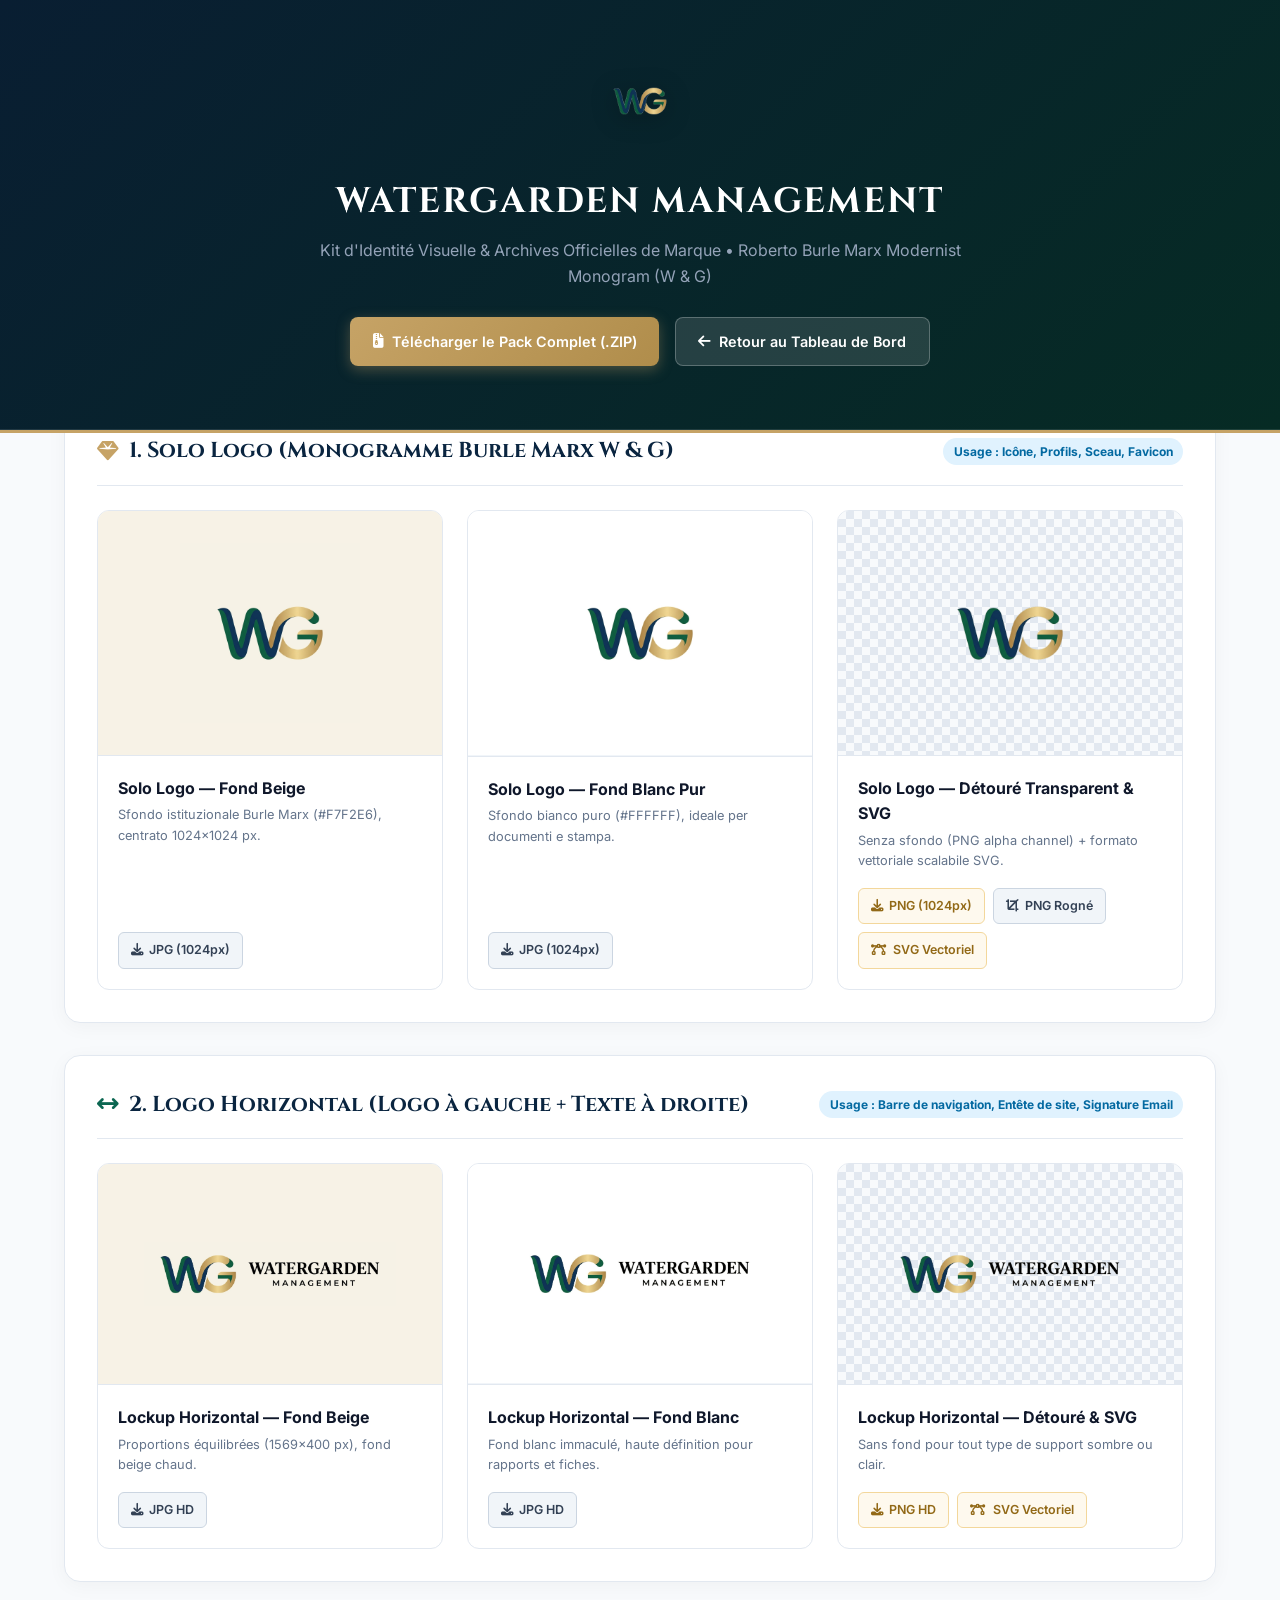
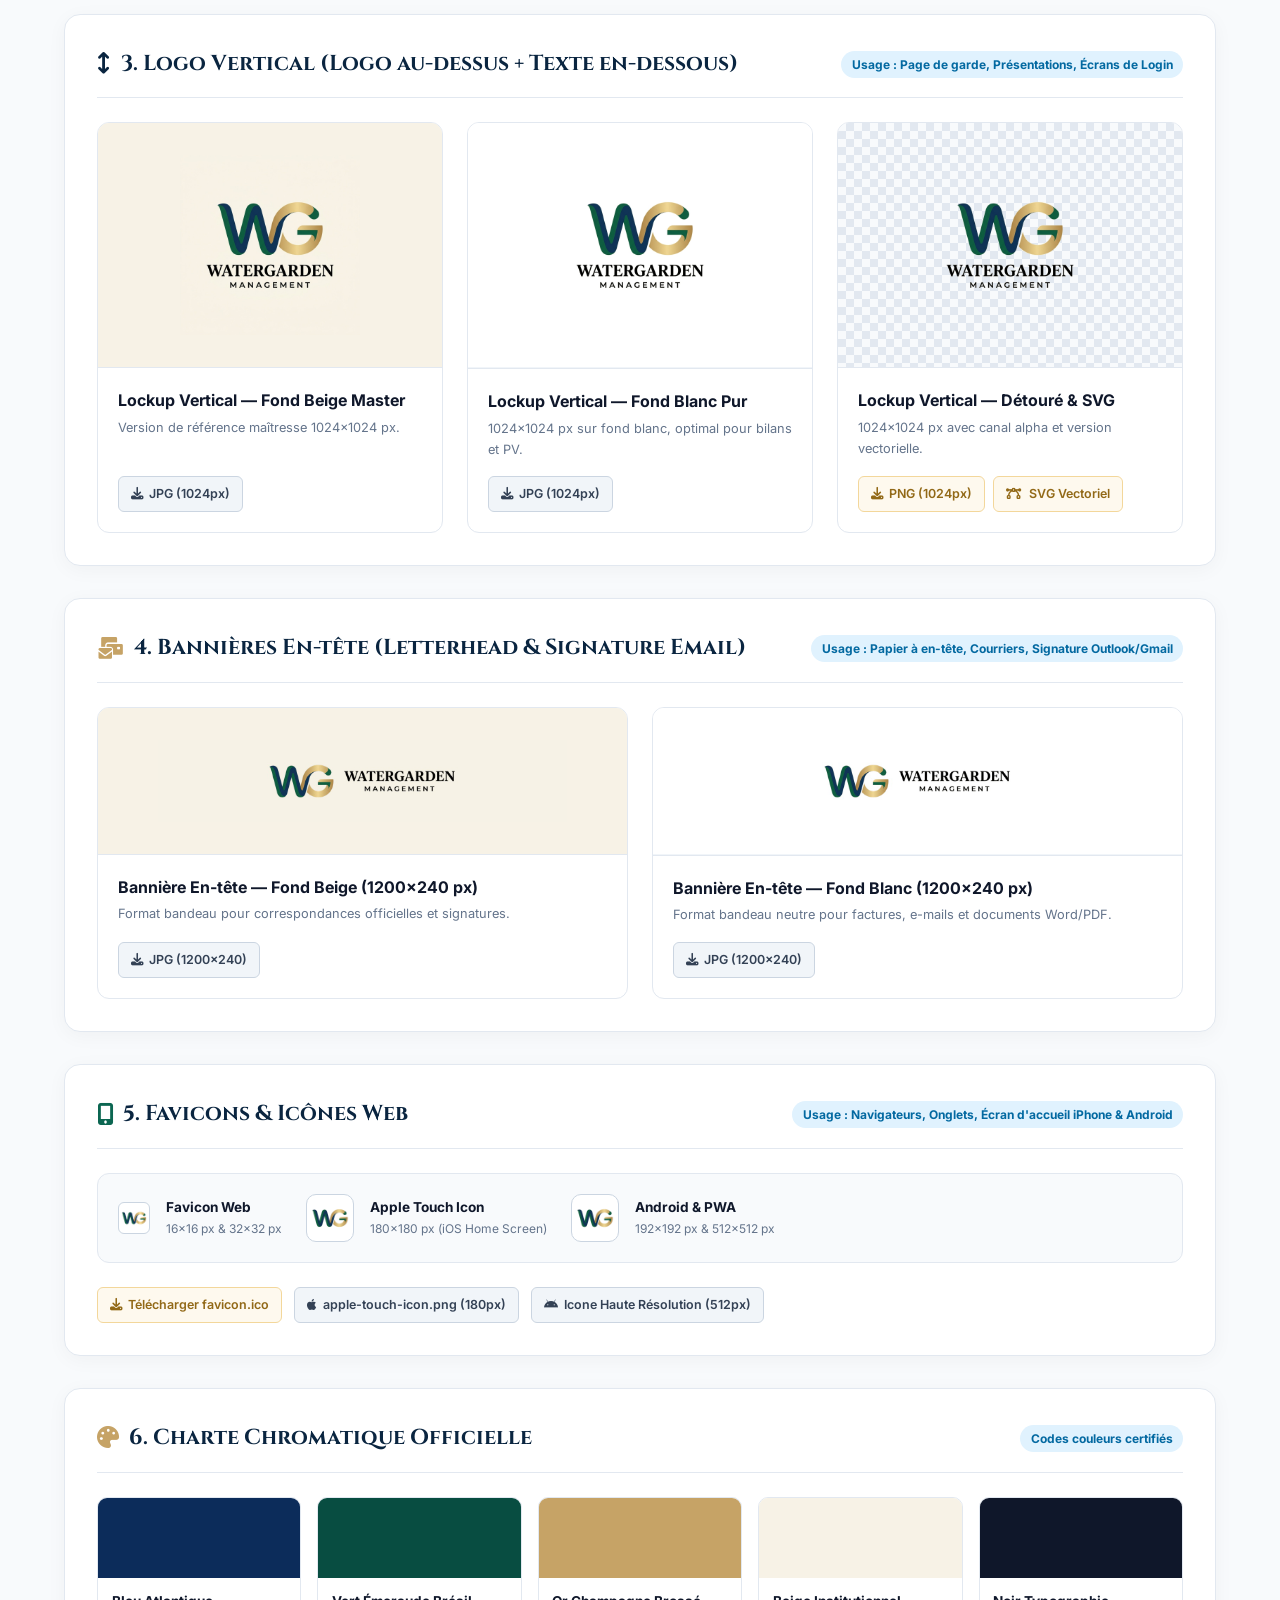
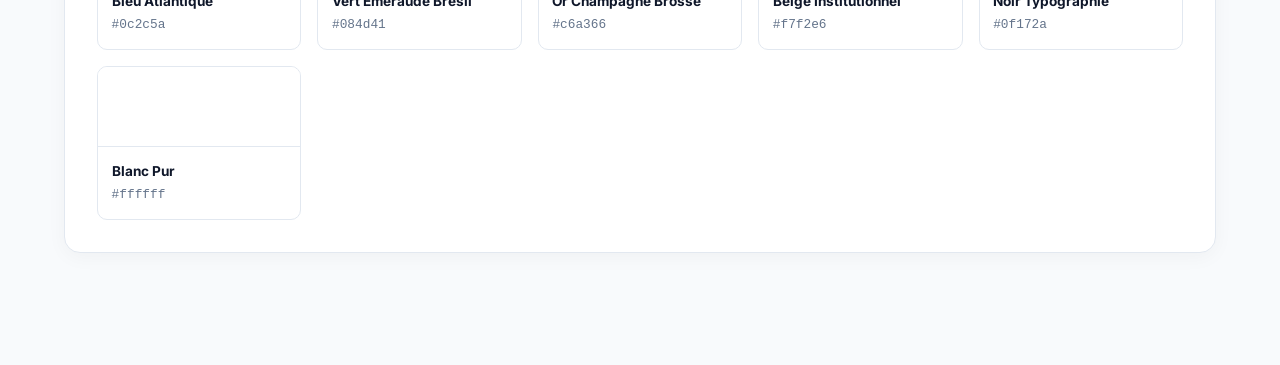
<file: brand_assets/index.html>
<!DOCTYPE html>
<html lang="fr">
<head>
    <meta charset="UTF-8">
    <meta name="viewport" content="width=device-width, initial-scale=1.0">
    <title>Brand Kit & Identité Visuelle - Watergarden Management Sàrl</title>
    <link href="https://fonts.googleapis.com/css2?family=Cinzel:wght@500;700;800&family=Inter:wght@300;400;500;600;700;800&display=swap" rel="stylesheet">
    <link rel="stylesheet" href="https://cdnjs.cloudflare.com/ajax/libs/font-awesome/6.4.0/css/all.min.css">
    <link rel="shortcut icon" href="favicon.ico" type="image/x-icon">
    <style>
        :root {
            --color-navy: #0a2540;
            --color-emerald: #0b6651;
            --color-gold: #c6a366;
            --color-beige: #f7f2e6;
            --color-charcoal: #0f172a;
            --color-card: #ffffff;
            --color-border: #e2e8f0;
            --color-muted: #64748b;
        }

        * { box-sizing: border-box; margin: 0; padding: 0; }
        body {
            font-family: 'Inter', -apple-system, BlinkMacSystemFont, sans-serif;
            background: #f8fafc;
            color: var(--color-charcoal);
            line-height: 1.6;
            padding-bottom: 5rem;
        }

        .header-hero {
            background: linear-gradient(135deg, #091e32, #062b24);
            color: #ffffff;
            padding: 3.5rem 1.5rem 4rem;
            text-align: center;
            border-bottom: 3px solid var(--color-gold);
            position: relative;
        }

        .header-hero::after {
            content: '';
            position: absolute;
            bottom: 0;
            left: 0;
            right: 0;
            height: 1px;
            background: rgba(255,255,255,0.1);
        }

        .header-logo-preview {
            width: 90px;
            height: auto;
            margin-bottom: 1.25rem;
            filter: drop-shadow(0 4px 12px rgba(0,0,0,0.3));
        }

        .hero-title {
            font-family: 'Cinzel', serif;
            font-size: 2.2rem;
            letter-spacing: 2px;
            margin-bottom: 0.5rem;
            font-weight: 700;
        }

        .hero-subtitle {
            font-size: 1rem;
            color: #94a3b8;
            max-width: 650px;
            margin: 0 auto 1.75rem;
            font-weight: 400;
        }

        .hero-actions {
            display: flex;
            justify-content: center;
            gap: 1rem;
            flex-wrap: wrap;
        }

        .btn {
            display: inline-flex;
            align-items: center;
            gap: 0.5rem;
            padding: 0.75rem 1.4rem;
            border-radius: 8px;
            font-size: 0.9rem;
            font-weight: 600;
            text-decoration: none;
            cursor: pointer;
            transition: all 0.2s ease;
            border: none;
        }

        .btn-gold {
            background: linear-gradient(135deg, #c6a366, #b08d4b);
            color: #ffffff;
            box-shadow: 0 4px 14px rgba(198, 163, 102, 0.35);
        }

        .btn-gold:hover {
            background: linear-gradient(135deg, #d4b276, #bf9c5a);
            transform: translateY(-2px);
            box-shadow: 0 6px 20px rgba(198, 163, 102, 0.45);
        }

        .btn-secondary {
            background: rgba(255, 255, 255, 0.12);
            color: #ffffff;
            border: 1px solid rgba(255, 255, 255, 0.25);
        }

        .btn-secondary:hover {
            background: rgba(255, 255, 255, 0.2);
            transform: translateY(-2px);
        }

        .container {
            max-width: 1200px;
            margin: -2rem auto 0;
            padding: 0 1.5rem;
        }

        .section-card {
            background: var(--color-card);
            border: 1px solid var(--color-border);
            border-radius: 16px;
            padding: 2rem;
            margin-bottom: 2rem;
            box-shadow: 0 4px 20px rgba(0,0,0,0.04);
        }

        .section-header {
            display: flex;
            justify-content: space-between;
            align-items: center;
            margin-bottom: 1.5rem;
            border-bottom: 1px solid var(--color-border);
            padding-bottom: 1rem;
            flex-wrap: wrap;
            gap: 0.75rem;
        }

        .section-title {
            font-family: 'Cinzel', serif;
            font-size: 1.35rem;
            color: var(--color-navy);
            display: flex;
            align-items: center;
            gap: 0.65rem;
        }

        .section-badge {
            background: #e0f2fe;
            color: #0369a1;
            padding: 0.25rem 0.65rem;
            border-radius: 20px;
            font-size: 0.75rem;
            font-weight: 700;
        }

        /* Asset Grid */
        .asset-grid {
            display: grid;
            grid-template-columns: repeat(auto-fit, minmax(320px, 1fr));
            gap: 1.5rem;
        }

        .asset-item {
            border: 1px solid var(--color-border);
            border-radius: 12px;
            overflow: hidden;
            background: #ffffff;
            display: flex;
            flex-direction: column;
            transition: all 0.2s ease;
        }

        .asset-item:hover {
            box-shadow: 0 8px 24px rgba(0,0,0,0.08);
            border-color: #cbd5e1;
        }

        .preview-box {
            padding: 2rem 1.5rem;
            display: flex;
            align-items: center;
            justify-content: center;
            min-height: 220px;
            position: relative;
        }

        .preview-box.bg-beige {
            background: var(--color-beige);
        }

        .preview-box.bg-white {
            background: #ffffff;
            border-bottom: 1px solid #f1f5f9;
        }

        .preview-box.bg-dark {
            background: #091e32;
        }

        .preview-box.bg-checkered {
            background-color: #f8fafc;
            background-image: 
                linear-gradient(45deg, #e2e8f0 25%, transparent 25%), 
                linear-gradient(-45deg, #e2e8f0 25%, transparent 25%), 
                linear-gradient(45deg, transparent 75%, #e2e8f0 75%), 
                linear-gradient(-45deg, transparent 75%, #e2e8f0 75%);
            background-size: 16px 16px;
            background-position: 0 0, 0 8px, 8px -8px, -8px 0px;
        }

        .preview-box img {
            max-width: 85%;
            max-height: 180px;
            object-fit: contain;
            transition: transform 0.2s ease;
        }

        .asset-item:hover .preview-box img {
            transform: scale(1.03);
        }

        .asset-meta {
            padding: 1.25rem;
            display: flex;
            flex-direction: column;
            flex: 1;
            justify-content: space-between;
            border-top: 1px solid var(--color-border);
        }

        .asset-title {
            font-weight: 700;
            font-size: 1rem;
            color: var(--color-charcoal);
            margin-bottom: 0.25rem;
        }

        .asset-desc {
            font-size: 0.8rem;
            color: var(--color-muted);
            margin-bottom: 1rem;
        }

        .asset-downloads {
            display: flex;
            gap: 0.5rem;
            flex-wrap: wrap;
        }

        .btn-dl {
            display: inline-flex;
            align-items: center;
            gap: 0.4rem;
            padding: 0.45rem 0.75rem;
            border-radius: 6px;
            font-size: 0.78rem;
            font-weight: 600;
            text-decoration: none;
            background: #f1f5f9;
            color: #334155;
            border: 1px solid #cbd5e1;
            transition: all 0.15s ease;
        }

        .btn-dl:hover {
            background: var(--color-navy);
            color: #ffffff;
            border-color: var(--color-navy);
        }

        .btn-dl-gold {
            background: #fef9ee;
            color: #926917;
            border-color: #f3d79b;
        }

        .btn-dl-gold:hover {
            background: #b08d4b;
            color: #ffffff;
            border-color: #b08d4b;
        }

        /* Color Swatches */
        .color-palette-grid {
            display: grid;
            grid-template-columns: repeat(auto-fit, minmax(180px, 1fr));
            gap: 1rem;
        }

        .color-swatch-card {
            border: 1px solid var(--color-border);
            border-radius: 10px;
            overflow: hidden;
            background: #ffffff;
        }

        .swatch-fill {
            height: 80px;
            width: 100%;
            cursor: pointer;
            position: relative;
        }

        .swatch-fill::after {
            content: 'Cliquer pour copier';
            position: absolute;
            inset: 0;
            background: rgba(0,0,0,0.5);
            color: white;
            font-size: 0.75rem;
            display: flex;
            align-items: center;
            justify-content: center;
            opacity: 0;
            transition: opacity 0.2s;
        }

        .swatch-fill:hover::after {
            opacity: 1;
        }

        .swatch-details {
            padding: 0.85rem;
        }

        .swatch-name {
            font-size: 0.85rem;
            font-weight: 700;
            color: var(--color-charcoal);
        }

        .swatch-hex {
            font-family: monospace;
            font-size: 0.8rem;
            color: var(--color-muted);
            margin-top: 0.15rem;
        }

        /* Toast notification */
        #toast {
            position: fixed;
            bottom: 2rem;
            right: 2rem;
            background: #0f172a;
            color: #fff;
            padding: 0.75rem 1.25rem;
            border-radius: 8px;
            font-size: 0.88rem;
            display: none;
            box-shadow: 0 4px 16px rgba(0,0,0,0.2);
            z-index: 9999;
        }
    </style>
</head>
<body>

    <!-- Header Hero -->
    <header class="header-hero">
        <img src="watergarden_symbol_transparent.png" alt="Watergarden Management" class="header-logo-preview">
        <h1 class="hero-title">WATERGARDEN MANAGEMENT</h1>
        <p class="hero-subtitle">Kit d'Identité Visuelle & Archives Officielles de Marque • Roberto Burle Marx Modernist Monogram (W & G)</p>
        <div class="hero-actions">
            <a href="Watergarden_Management_Brand_Kit.zip" download class="btn btn-gold">
                <i class="fa-solid fa-file-zipper"></i> Télécharger le Pack Complet (.ZIP)
            </a>
            <a href="../index.html" class="btn btn-secondary">
                <i class="fa-solid fa-arrow-left"></i> Retour au Tableau de Bord
            </a>
        </div>
    </header>

    <div class="container">

        <!-- SECTION 1: SOLO MONOGRAMME -->
        <section class="section-card">
            <div class="section-header">
                <h2 class="section-title">
                    <i class="fa-solid fa-gem" style="color: var(--color-gold);"></i> 1. Solo Logo (Monogramme Burle Marx W & G)
                </h2>
                <span class="section-badge">Usage : Icône, Profils, Sceau, Favicon</span>
            </div>

            <div class="asset-grid">
                <!-- 1.1 Beige -->
                <div class="asset-item">
                    <div class="preview-box bg-beige">
                        <img src="watergarden_symbol_beige.jpg" alt="Solo Logo Beige">
                    </div>
                    <div class="asset-meta">
                        <div>
                            <div class="asset-title">Solo Logo — Fond Beige</div>
                            <div class="asset-desc">Sfondo istituzionale Burle Marx (#F7F2E6), centrato 1024x1024 px.</div>
                        </div>
                        <div class="asset-downloads">
                            <a href="watergarden_symbol_beige.jpg" download class="btn-dl">
                                <i class="fa-solid fa-download"></i> JPG (1024px)
                            </a>
                        </div>
                    </div>
                </div>

                <!-- 1.2 Blanc -->
                <div class="asset-item">
                    <div class="preview-box bg-white">
                        <img src="watergarden_symbol_white.jpg" alt="Solo Logo Blanc">
                    </div>
                    <div class="asset-meta">
                        <div>
                            <div class="asset-title">Solo Logo — Fond Blanc Pur</div>
                            <div class="asset-desc">Sfondo bianco puro (#FFFFFF), ideale per documenti e stampa.</div>
                        </div>
                        <div class="asset-downloads">
                            <a href="watergarden_symbol_white.jpg" download class="btn-dl">
                                <i class="fa-solid fa-download"></i> JPG (1024px)
                            </a>
                        </div>
                    </div>
                </div>

                <!-- 1.3 Transparent & Vector -->
                <div class="asset-item">
                    <div class="preview-box bg-checkered">
                        <img src="watergarden_symbol_transparent.png" alt="Solo Logo Transparent">
                    </div>
                    <div class="asset-meta">
                        <div>
                            <div class="asset-title">Solo Logo — Détouré Transparent & SVG</div>
                            <div class="asset-desc">Senza sfondo (PNG alpha channel) + formato vettoriale scalabile SVG.</div>
                        </div>
                        <div class="asset-downloads">
                            <a href="watergarden_symbol_transparent.png" download class="btn-dl btn-dl-gold">
                                <i class="fa-solid fa-download"></i> PNG (1024px)
                            </a>
                            <a href="watergarden_symbol_cropped.png" download class="btn-dl">
                                <i class="fa-solid fa-crop"></i> PNG Rogné
                            </a>
                            <a href="watergarden_symbol.svg" download class="btn-dl btn-dl-gold">
                                <i class="fa-solid fa-bezier-curve"></i> SVG Vectoriel
                            </a>
                        </div>
                    </div>
                </div>
            </div>
        </section>

        <!-- SECTION 2: LOCKUP HORIZONTAL -->
        <section class="section-card">
            <div class="section-header">
                <h2 class="section-title">
                    <i class="fa-solid fa-arrows-left-right" style="color: var(--color-emerald);"></i> 2. Logo Horizontal (Logo à gauche + Texte à droite)
                </h2>
                <span class="section-badge">Usage : Barre de navigation, Entête de site, Signature Email</span>
            </div>

            <div class="asset-grid">
                <!-- 2.1 Beige -->
                <div class="asset-item">
                    <div class="preview-box bg-beige">
                        <img src="watergarden_horizontal_beige.jpg" alt="Horizontal Beige">
                    </div>
                    <div class="asset-meta">
                        <div>
                            <div class="asset-title">Lockup Horizontal — Fond Beige</div>
                            <div class="asset-desc">Proportions équilibrées (1569x400 px), fond beige chaud.</div>
                        </div>
                        <div class="asset-downloads">
                            <a href="watergarden_horizontal_beige.jpg" download class="btn-dl">
                                <i class="fa-solid fa-download"></i> JPG HD
                            </a>
                        </div>
                    </div>
                </div>

                <!-- 2.2 Blanc -->
                <div class="asset-item">
                    <div class="preview-box bg-white">
                        <img src="watergarden_horizontal_white.jpg" alt="Horizontal Blanc">
                    </div>
                    <div class="asset-meta">
                        <div>
                            <div class="asset-title">Lockup Horizontal — Fond Blanc</div>
                            <div class="asset-desc">Fond blanc immaculé, haute définition pour rapports et fiches.</div>
                        </div>
                        <div class="asset-downloads">
                            <a href="watergarden_horizontal_white.jpg" download class="btn-dl">
                                <i class="fa-solid fa-download"></i> JPG HD
                            </a>
                        </div>
                    </div>
                </div>

                <!-- 2.3 Transparent & SVG -->
                <div class="asset-item">
                    <div class="preview-box bg-checkered">
                        <img src="watergarden_horizontal_transparent.png" alt="Horizontal Transparent">
                    </div>
                    <div class="asset-meta">
                        <div>
                            <div class="asset-title">Lockup Horizontal — Détouré & SVG</div>
                            <div class="asset-desc">Sans fond pour tout type de support sombre ou clair.</div>
                        </div>
                        <div class="asset-downloads">
                            <a href="watergarden_horizontal_transparent.png" download class="btn-dl btn-dl-gold">
                                <i class="fa-solid fa-download"></i> PNG HD
                            </a>
                            <a href="watergarden_horizontal.svg" download class="btn-dl btn-dl-gold">
                                <i class="fa-solid fa-bezier-curve"></i> SVG Vectoriel
                            </a>
                        </div>
                    </div>
                </div>
            </div>
        </section>

        <!-- SECTION 3: LOCKUP VERTICAL -->
        <section class="section-card">
            <div class="section-header">
                <h2 class="section-title">
                    <i class="fa-solid fa-arrows-up-down" style="color: var(--color-navy);"></i> 3. Logo Vertical (Logo au-dessus + Texte en-dessous)
                </h2>
                <span class="section-badge">Usage : Page de garde, Présentations, Écrans de Login</span>
            </div>

            <div class="asset-grid">
                <!-- 3.1 Beige -->
                <div class="asset-item">
                    <div class="preview-box bg-beige">
                        <img src="watergarden_vertical_beige.jpg" alt="Vertical Beige">
                    </div>
                    <div class="asset-meta">
                        <div>
                            <div class="asset-title">Lockup Vertical — Fond Beige Master</div>
                            <div class="asset-desc">Version de référence maîtresse 1024x1024 px.</div>
                        </div>
                        <div class="asset-downloads">
                            <a href="watergarden_vertical_beige.jpg" download class="btn-dl">
                                <i class="fa-solid fa-download"></i> JPG (1024px)
                            </a>
                        </div>
                    </div>
                </div>

                <!-- 3.2 Blanc -->
                <div class="asset-item">
                    <div class="preview-box bg-white">
                        <img src="watergarden_vertical_white.jpg" alt="Vertical Blanc">
                    </div>
                    <div class="asset-meta">
                        <div>
                            <div class="asset-title">Lockup Vertical — Fond Blanc Pur</div>
                            <div class="asset-desc">1024x1024 px sur fond blanc, optimal pour bilans et PV.</div>
                        </div>
                        <div class="asset-downloads">
                            <a href="watergarden_vertical_white.jpg" download class="btn-dl">
                                <i class="fa-solid fa-download"></i> JPG (1024px)
                            </a>
                        </div>
                    </div>
                </div>

                <!-- 3.3 Transparent & SVG -->
                <div class="asset-item">
                    <div class="preview-box bg-checkered">
                        <img src="watergarden_vertical_transparent.png" alt="Vertical Transparent">
                    </div>
                    <div class="asset-meta">
                        <div>
                            <div class="asset-title">Lockup Vertical — Détouré & SVG</div>
                            <div class="asset-desc">1024x1024 px avec canal alpha et version vectorielle.</div>
                        </div>
                        <div class="asset-downloads">
                            <a href="watergarden_vertical_transparent.png" download class="btn-dl btn-dl-gold">
                                <i class="fa-solid fa-download"></i> PNG (1024px)
                            </a>
                            <a href="watergarden_vertical.svg" download class="btn-dl btn-dl-gold">
                                <i class="fa-solid fa-bezier-curve"></i> SVG Vectoriel
                            </a>
                        </div>
                    </div>
                </div>
            </div>
        </section>

        <!-- SECTION 4: BANNIÈRES & EN-TÊTES -->
        <section class="section-card">
            <div class="section-header">
                <h2 class="section-title">
                    <i class="fa-solid fa-envelopes-bulk" style="color: var(--color-gold);"></i> 4. Bannières En-tête (Letterhead & Signature Email)
                </h2>
                <span class="section-badge">Usage : Papier à en-tête, Courriers, Signature Outlook/Gmail</span>
            </div>

            <div class="asset-grid">
                <div class="asset-item">
                    <div class="preview-box bg-beige" style="min-height: 140px;">
                        <img src="watergarden_header_banner_beige.jpg" alt="Header Banner Beige" style="max-height: 90px;">
                    </div>
                    <div class="asset-meta">
                        <div>
                            <div class="asset-title">Bannière En-tête — Fond Beige (1200x240 px)</div>
                            <div class="asset-desc">Format bandeau pour correspondances officielles et signatures.</div>
                        </div>
                        <div class="asset-downloads">
                            <a href="watergarden_header_banner_beige.jpg" download class="btn-dl">
                                <i class="fa-solid fa-download"></i> JPG (1200x240)
                            </a>
                        </div>
                    </div>
                </div>

                <div class="asset-item">
                    <div class="preview-box bg-white" style="min-height: 140px;">
                        <img src="watergarden_header_banner_white.jpg" alt="Header Banner Blanc" style="max-height: 90px;">
                    </div>
                    <div class="asset-meta">
                        <div>
                            <div class="asset-title">Bannière En-tête — Fond Blanc (1200x240 px)</div>
                            <div class="asset-desc">Format bandeau neutre pour factures, e-mails et documents Word/PDF.</div>
                        </div>
                        <div class="asset-downloads">
                            <a href="watergarden_header_banner_white.jpg" download class="btn-dl">
                                <i class="fa-solid fa-download"></i> JPG (1200x240)
                            </a>
                        </div>
                    </div>
                </div>
            </div>
        </section>

        <!-- SECTION 5: FAVICONS & ICÔNES D'APPLICATION -->
        <section class="section-card">
            <div class="section-header">
                <h2 class="section-title">
                    <i class="fa-solid fa-mobile-screen-button" style="color: var(--color-emerald);"></i> 5. Favicons & Icônes Web
                </h2>
                <span class="section-badge">Usage : Navigateurs, Onglets, Écran d'accueil iPhone & Android</span>
            </div>

            <div style="display: flex; gap: 1.5rem; align-items: center; flex-wrap: wrap; margin-bottom: 1.5rem; padding: 1.25rem; background: #f8fafc; border-radius: 12px; border: 1px solid var(--color-border);">
                <div style="display: flex; align-items: center; gap: 1rem;">
                    <img src="favicon-32x32.png" alt="32" style="width: 32px; height: 32px; border: 1px solid #cbd5e1; border-radius: 6px; padding: 2px; background: white;">
                    <div>
                        <div style="font-weight: 700; font-size: 0.85rem;">Favicon Web</div>
                        <div style="font-size: 0.75rem; color: var(--color-muted);">16x16 px & 32x32 px</div>
                    </div>
                </div>

                <div style="display: flex; align-items: center; gap: 1rem;">
                    <img src="apple-touch-icon.png" alt="Apple Touch" style="width: 48px; height: 48px; border: 1px solid #cbd5e1; border-radius: 10px; padding: 4px; background: white;">
                    <div>
                        <div style="font-weight: 700; font-size: 0.85rem;">Apple Touch Icon</div>
                        <div style="font-size: 0.75rem; color: var(--color-muted);">180x180 px (iOS Home Screen)</div>
                    </div>
                </div>

                <div style="display: flex; align-items: center; gap: 1rem;">
                    <img src="watergarden_favicon_192.png" alt="PWA 192" style="width: 48px; height: 48px; border: 1px solid #cbd5e1; border-radius: 10px; padding: 4px; background: white;">
                    <div>
                        <div style="font-weight: 700; font-size: 0.85rem;">Android & PWA</div>
                        <div style="font-size: 0.75rem; color: var(--color-muted);">192x192 px & 512x512 px</div>
                    </div>
                </div>
            </div>

            <div style="display: flex; gap: 0.75rem; flex-wrap: wrap;">
                <a href="favicon.ico" download class="btn-dl btn-dl-gold">
                    <i class="fa-solid fa-download"></i> Télécharger favicon.ico
                </a>
                <a href="apple-touch-icon.png" download class="btn-dl">
                    <i class="fa-brands fa-apple"></i> apple-touch-icon.png (180px)
                </a>
                <a href="watergarden_favicon_512.png" download class="btn-dl">
                    <i class="fa-brands fa-android"></i> Icone Haute Résolution (512px)
                </a>
            </div>
        </section>

        <!-- SECTION 6: CHARTE CHROMATIQUE -->
        <section class="section-card">
            <div class="section-header">
                <h2 class="section-title">
                    <i class="fa-solid fa-palette" style="color: var(--color-gold);"></i> 6. Charte Chromatique Officielle
                </h2>
                <span class="section-badge">Codes couleurs certifiés</span>
            </div>

            <div class="color-palette-grid">
                <!-- Navy -->
                <div class="color-swatch-card">
                    <div class="swatch-fill" style="background: #0c2c5a;" onclick="copyColor('#0c2c5a')"></div>
                    <div class="swatch-details">
                        <div class="swatch-name">Bleu Atlantique</div>
                        <div class="swatch-hex">#0c2c5a</div>
                    </div>
                </div>

                <!-- Forest Emerald -->
                <div class="color-swatch-card">
                    <div class="swatch-fill" style="background: #084d41;" onclick="copyColor('#084d41')"></div>
                    <div class="swatch-details">
                        <div class="swatch-name">Vert Émeraude Brésil</div>
                        <div class="swatch-hex">#084d41</div>
                    </div>
                </div>

                <!-- Brushed Gold -->
                <div class="color-swatch-card">
                    <div class="swatch-fill" style="background: #c6a366;" onclick="copyColor('#c6a366')"></div>
                    <div class="swatch-details">
                        <div class="swatch-name">Or Champagne Brossé</div>
                        <div class="swatch-hex">#c6a366</div>
                    </div>
                </div>

                <!-- Warm Beige -->
                <div class="color-swatch-card">
                    <div class="swatch-fill" style="background: #f7f2e6;" onclick="copyColor('#f7f2e6')"></div>
                    <div class="swatch-details">
                        <div class="swatch-name">Beige Institutionnel</div>
                        <div class="swatch-hex">#f7f2e6</div>
                    </div>
                </div>

                <!-- Deep Charcoal -->
                <div class="color-swatch-card">
                    <div class="swatch-fill" style="background: #0f172a;" onclick="copyColor('#0f172a')"></div>
                    <div class="swatch-details">
                        <div class="swatch-name">Noir Typographie</div>
                        <div class="swatch-hex">#0f172a</div>
                    </div>
                </div>

                <!-- Pure White -->
                <div class="color-swatch-card">
                    <div class="swatch-fill" style="background: #ffffff; border-bottom: 1px solid #e2e8f0;" onclick="copyColor('#ffffff')"></div>
                    <div class="swatch-details">
                        <div class="swatch-name">Blanc Pur</div>
                        <div class="swatch-hex">#ffffff</div>
                    </div>
                </div>
            </div>
        </section>

    </div>

    <div id="toast">Code couleur copié dans le presse-papier !</div>

    <script>
        function copyColor(hex) {
            navigator.clipboard.writeText(hex).then(() => {
                const toast = document.getElementById('toast');
                toast.innerText = 'Code couleur ' + hex + ' copié !';
                toast.style.display = 'block';
                setTimeout(() => { toast.style.display = 'none'; }, 2000);
            });
        }
    </script>
</body>
</html>
</file>
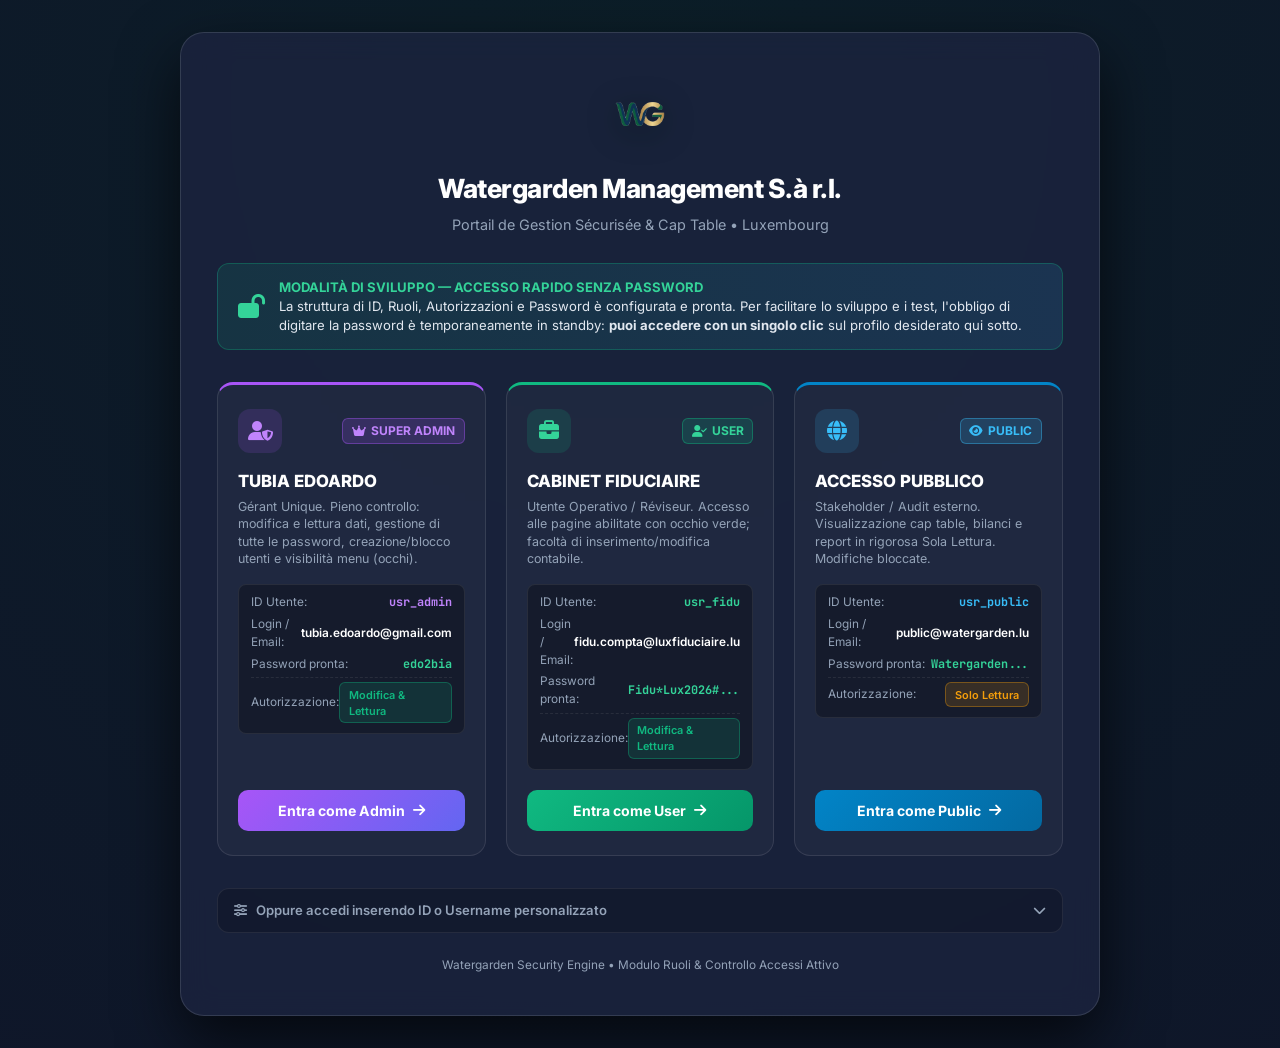
<file: login.html>
<!DOCTYPE html>
<html lang="fr">
<head>
    <meta charset="UTF-8">
    <meta name="viewport" content="width=device-width, initial-scale=1.0">
    <title>Connexion Sécurisée - Watergarden Management Sàrl</title>
    <!-- Google Fonts Inter -->
    <link href="https://fonts.googleapis.com/css2?family=Inter:wght@300;400;500;600;700;800&family=JetBrains+Mono:wght@400;600;700&display=swap" rel="stylesheet">
    <!-- FontAwesome Icons -->
    <link rel="stylesheet" href="https://cdnjs.cloudflare.com/ajax/libs/font-awesome/6.4.0/css/all.min.css">
    <!-- Stylesheet -->
    <link rel="stylesheet" href="style.css?v=20261023c">
    <style>
        .login-wrapper {
            min-height: 100vh;
            display: flex;
            align-items: center;
            justify-content: center;
            padding: 2rem 1.25rem;
            position: relative;
            background: radial-gradient(circle at 50% 10%, rgba(16, 185, 129, 0.08) 0%, rgba(15, 23, 42, 0.95) 100%), #0b1120;
        }

        .login-card {
            width: 100%;
            max-width: 920px;
            padding: 2.5rem 2.25rem;
            border-radius: 24px;
            text-align: center;
            box-shadow: 0 25px 60px rgba(0, 0, 0, 0.65);
            animation: fadeInLogin 0.4s ease;
            border: 1px solid rgba(255, 255, 255, 0.12);
        }

        @keyframes fadeInLogin {
            from { opacity: 0; transform: translateY(18px); }
            to { opacity: 1; transform: translateY(0); }
        }

        .login-brand-header {
            margin-bottom: 1.75rem;
        }

        .login-title {
            font-size: 1.65rem;
            font-weight: 800;
            color: #ffffff;
            letter-spacing: -0.5px;
            margin-top: 0.85rem;
            margin-bottom: 0.35rem;
        }

        .login-subtitle {
            font-size: 0.9rem;
            color: #94a3b8;
            margin-bottom: 1.5rem;
        }

        /* Development Standby Banner */
        .dev-standby-banner {
            background: linear-gradient(90deg, rgba(16, 185, 129, 0.12), rgba(56, 189, 248, 0.12));
            border: 1px solid rgba(16, 185, 129, 0.3);
            border-radius: 12px;
            padding: 0.85rem 1.25rem;
            margin-bottom: 2rem;
            text-align: left;
            display: flex;
            align-items: center;
            gap: 0.85rem;
        }

        .dev-standby-banner .banner-icon {
            font-size: 1.5rem;
            color: #34d399;
            flex-shrink: 0;
        }

        .dev-standby-banner .banner-text {
            font-size: 0.82rem;
            color: #e2e8f0;
            line-height: 1.45;
        }

        /* 3 Role Selection Cards Grid */
        .role-cards-grid {
            display: grid;
            grid-template-columns: repeat(auto-fit, minmax(260px, 1fr));
            gap: 1.25rem;
            margin-bottom: 2rem;
            text-align: left;
        }

        .role-access-card {
            background: rgba(255, 255, 255, 0.03);
            border: 1px solid var(--border-color);
            border-radius: 16px;
            padding: 1.5rem 1.25rem;
            display: flex;
            flex-direction: column;
            justify-content: space-between;
            transition: all 0.25s cubic-bezier(0.16, 1, 0.3, 1);
            position: relative;
            overflow: hidden;
        }

        .role-access-card:hover {
            transform: translateY(-4px);
            background: rgba(255, 255, 255, 0.06);
            box-shadow: 0 12px 28px rgba(0, 0, 0, 0.4);
        }

        .role-access-card.card-admin {
            border-top: 3px solid #a855f7;
        }
        .role-access-card.card-admin:hover {
            border-color: #c084fc;
            box-shadow: 0 12px 30px rgba(168, 85, 247, 0.2);
        }

        .role-access-card.card-user {
            border-top: 3px solid #10b981;
        }
        .role-access-card.card-user:hover {
            border-color: #34d399;
            box-shadow: 0 12px 30px rgba(16, 185, 129, 0.2);
        }

        .role-access-card.card-public {
            border-top: 3px solid #0284c7;
        }
        .role-access-card.card-public:hover {
            border-color: #38bdf8;
            box-shadow: 0 12px 30px rgba(56, 189, 248, 0.2);
        }

        .role-card-top {
            display: flex;
            align-items: center;
            justify-content: space-between;
            margin-bottom: 1rem;
        }

        .role-icon-box {
            width: 44px;
            height: 44px;
            border-radius: 12px;
            display: flex;
            align-items: center;
            justify-content: center;
            font-size: 1.25rem;
        }

        .card-admin .role-icon-box {
            background: rgba(168, 85, 247, 0.15);
            color: #c084fc;
        }
        .card-user .role-icon-box {
            background: rgba(16, 185, 129, 0.15);
            color: #34d399;
        }
        .card-public .role-icon-box {
            background: rgba(56, 189, 248, 0.15);
            color: #38bdf8;
        }

        .role-card-name {
            font-size: 1.05rem;
            font-weight: 800;
            color: #ffffff;
            margin-bottom: 0.25rem;
        }

        .role-card-desc {
            font-size: 0.78rem;
            color: var(--text-muted);
            line-height: 1.4;
            margin-bottom: 1rem;
            min-height: 44px;
        }

        .role-cred-box {
            background: rgba(0, 0, 0, 0.3);
            border: 1px solid rgba(255, 255, 255, 0.08);
            border-radius: 8px;
            padding: 0.6rem 0.75rem;
            font-size: 0.74rem;
            margin-bottom: 1.25rem;
        }

        .role-cred-row {
            display: flex;
            justify-content: space-between;
            align-items: center;
            margin-bottom: 0.25rem;
        }
        .role-cred-row:last-child {
            margin-bottom: 0;
        }

        .role-enter-btn {
            width: 100%;
            padding: 0.75rem 1rem;
            border-radius: 10px;
            font-size: 0.88rem;
            font-weight: 700;
            border: none;
            cursor: pointer;
            transition: all 0.2s;
            display: flex;
            align-items: center;
            justify-content: center;
            gap: 0.5rem;
            color: #ffffff;
        }

        .card-admin .role-enter-btn {
            background: linear-gradient(135deg, #a855f7, #6366f1);
        }
        .card-user .role-enter-btn {
            background: linear-gradient(135deg, #10b981, #059669);
        }
        .card-public .role-enter-btn {
            background: linear-gradient(135deg, #0284c7, #0369a1);
        }

        .role-enter-btn:hover {
            opacity: 0.95;
            transform: translateY(-1px);
        }

        /* Custom / Manual Form Accordion */
        .manual-login-details {
            border: 1px solid rgba(255, 255, 255, 0.08);
            border-radius: 12px;
            padding: 0.75rem 1rem;
            text-align: left;
            background: rgba(0, 0, 0, 0.2);
        }

        .manual-login-summary {
            cursor: pointer;
            font-size: 0.82rem;
            font-weight: 600;
            color: var(--text-muted);
            outline: none;
            display: flex;
            align-items: center;
            justify-content: space-between;
        }

        .manual-login-summary:hover {
            color: #ffffff;
        }

        .manual-form-body {
            margin-top: 1rem;
            padding-top: 1rem;
            border-top: 1px solid rgba(255, 255, 255, 0.06);
        }
    </style>
</head>
<body>
    <div class="login-wrapper">
        <div class="login-card glass-panel">
            <!-- Brand Header -->
            <div class="login-brand-header">
                <img src="brand_assets/watergarden_symbol_transparent.png" alt="Watergarden Management" style="width: 82px; height: auto; margin: 0 auto 0.75rem; display: block; filter: drop-shadow(0 6px 16px rgba(0,0,0,0.35));">
                <div class="login-title">Watergarden Management S.à r.l.</div>
                <div class="login-subtitle">Portail de Gestion Sécurisée &amp; Cap Table • Luxembourg</div>
            </div>

            <!-- Standby Mode Banner -->
            <div class="dev-standby-banner">
                <div class="banner-icon">
                    <i class="fa-solid fa-lock-open"></i>
                </div>
                <div class="banner-text">
                    <strong style="color: #34d399;">MODALITÀ DI SVILUPPO — ACCESSO RAPIDO SENZA PASSWORD</strong><br>
                    La struttura di ID, Ruoli, Autorizzazioni e Password è configurata e pronta. 
                    Per facilitare lo sviluppo e i test, l'obbligo di digitare la password è temporaneamente in standby: 
                    <strong>puoi accedere con un singolo clic</strong> sul profilo desiderato qui sotto.
                </div>
            </div>

            <!-- 3 Role Access Cards -->
            <div class="role-cards-grid">
                
                <!-- 1. ADMIN CARD -->
                <div class="role-access-card card-admin">
                    <div>
                        <div class="role-card-top">
                            <div class="role-icon-box">
                                <i class="fa-solid fa-user-shield"></i>
                            </div>
                            <span class="badge badge-role-admin">
                                <i class="fa-solid fa-crown"></i> SUPER ADMIN
                            </span>
                        </div>
                        <div class="role-card-name">TUBIA EDOARDO</div>
                        <div class="role-card-desc">
                            Gérant Unique. Pieno controllo: modifica e lettura dati, gestione di tutte le password, creazione/blocco utenti e visibilità menu (occhi).
                        </div>
                        <div class="role-cred-box">
                            <div class="role-cred-row">
                                <span style="color: var(--text-muted);">ID Utente:</span>
                                <span style="font-family: 'JetBrains Mono', monospace; color: #c084fc; font-weight: 700;">usr_admin</span>
                            </div>
                            <div class="role-cred-row">
                                <span style="color: var(--text-muted);">Login / Email:</span>
                                <span style="font-weight: 600; color: #ffffff;">tubia.edoardo@gmail.com</span>
                            </div>
                            <div class="role-cred-row">
                                <span style="color: var(--text-muted);">Password pronta:</span>
                                <span style="font-family: 'JetBrains Mono', monospace; color: #34d399; font-weight: 700;">edo2bia</span>
                            </div>
                            <div class="role-cred-row" style="margin-top: 4px; padding-top: 4px; border-top: 1px dashed rgba(255,255,255,0.08);">
                                <span style="color: var(--text-muted);">Autorizzazione:</span>
                                <span class="badge badge-perm-rw" style="font-size: 0.68rem;">Modifica &amp; Lettura</span>
                            </div>
                        </div>
                    </div>
                    <button type="button" class="role-enter-btn" onclick="quickLoginAs('usr_admin')">
                        <span>Entra come Admin</span>
                        <i class="fa-solid fa-arrow-right"></i>
                    </button>
                </div>

                <!-- 2. USER CARD -->
                <div class="role-access-card card-user">
                    <div>
                        <div class="role-card-top">
                            <div class="role-icon-box">
                                <i class="fa-solid fa-briefcase"></i>
                            </div>
                            <span class="badge badge-role-user">
                                <i class="fa-solid fa-user-check"></i> USER
                            </span>
                        </div>
                        <div class="role-card-name">CABINET FIDUCIAIRE</div>
                        <div class="role-card-desc">
                            Utente Operativo / Réviseur. Accesso alle pagine abilitate con occhio verde; facoltà di inserimento/modifica contabile.
                        </div>
                        <div class="role-cred-box">
                            <div class="role-cred-row">
                                <span style="color: var(--text-muted);">ID Utente:</span>
                                <span style="font-family: 'JetBrains Mono', monospace; color: #34d399; font-weight: 700;">usr_fidu</span>
                            </div>
                            <div class="role-cred-row">
                                <span style="color: var(--text-muted);">Login / Email:</span>
                                <span style="font-weight: 600; color: #ffffff;">fidu.compta@luxfiduciaire.lu</span>
                            </div>
                            <div class="role-cred-row">
                                <span style="color: var(--text-muted);">Password pronta:</span>
                                <span style="font-family: 'JetBrains Mono', monospace; color: #34d399; font-weight: 700;">Fidu*Lux2026#...</span>
                            </div>
                            <div class="role-cred-row" style="margin-top: 4px; padding-top: 4px; border-top: 1px dashed rgba(255,255,255,0.08);">
                                <span style="color: var(--text-muted);">Autorizzazione:</span>
                                <span class="badge badge-perm-rw" style="font-size: 0.68rem;">Modifica &amp; Lettura</span>
                            </div>
                        </div>
                    </div>
                    <button type="button" class="role-enter-btn" onclick="quickLoginAs('usr_fidu')">
                        <span>Entra come User</span>
                        <i class="fa-solid fa-arrow-right"></i>
                    </button>
                </div>

                <!-- 3. PUBLIC CARD -->
                <div class="role-access-card card-public">
                    <div>
                        <div class="role-card-top">
                            <div class="role-icon-box">
                                <i class="fa-solid fa-globe"></i>
                            </div>
                            <span class="badge badge-role-public">
                                <i class="fa-solid fa-eye"></i> PUBLIC
                            </span>
                        </div>
                        <div class="role-card-name">ACCESSO PUBBLICO</div>
                        <div class="role-card-desc">
                            Stakeholder / Audit esterno. Visualizzazione cap table, bilanci e report in rigorosa Sola Lettura. Modifiche bloccate.
                        </div>
                        <div class="role-cred-box">
                            <div class="role-cred-row">
                                <span style="color: var(--text-muted);">ID Utente:</span>
                                <span style="font-family: 'JetBrains Mono', monospace; color: #38bdf8; font-weight: 700;">usr_public</span>
                            </div>
                            <div class="role-cred-row">
                                <span style="color: var(--text-muted);">Login / Email:</span>
                                <span style="font-weight: 600; color: #ffffff;">public@watergarden.lu</span>
                            </div>
                            <div class="role-cred-row">
                                <span style="color: var(--text-muted);">Password pronta:</span>
                                <span style="font-family: 'JetBrains Mono', monospace; color: #34d399; font-weight: 700;">Watergarden...</span>
                            </div>
                            <div class="role-cred-row" style="margin-top: 4px; padding-top: 4px; border-top: 1px dashed rgba(255,255,255,0.08);">
                                <span style="color: var(--text-muted);">Autorizzazione:</span>
                                <span class="badge badge-perm-ro" style="font-size: 0.68rem;">Solo Lettura</span>
                            </div>
                        </div>
                    </div>
                    <button type="button" class="role-enter-btn" onclick="quickLoginAs('usr_public')">
                        <span>Entra come Public</span>
                        <i class="fa-solid fa-arrow-right"></i>
                    </button>
                </div>

            </div>

            <!-- Optional Manual Login Drawer -->
            <details class="manual-login-details">
                <summary class="manual-login-summary">
                    <span><i class="fa-solid fa-sliders" style="margin-right: 0.4rem;"></i> Oppure accedi inserendo ID o Username personalizzato</span>
                    <i class="fa-solid fa-chevron-down"></i>
                </summary>
                
                <div class="manual-form-body">
                    <form id="manual-login-form" onsubmit="handleManualLoginSubmit(event)">
                        <div style="display: grid; grid-template-columns: 1fr 1fr; gap: 1rem; margin-bottom: 1rem;">
                            <div class="login-form-group" style="margin-bottom: 0;">
                                <label style="font-size: 0.78rem; color: var(--text-muted);">ID Utente o Username</label>
                                <input type="text" id="manual-user-input" class="login-input" placeholder="admin, fidu, public o ID..." required>
                            </div>
                            <div class="login-form-group" style="margin-bottom: 0;">
                                <label style="font-size: 0.78rem; color: var(--text-muted); display: flex; justify-content: space-between;">
                                    <span>Password</span>
                                    <span style="color: #10b981; font-size: 0.72rem;">(Opzionale per ora)</span>
                                </label>
                                <input type="text" id="manual-pwd-input" class="login-input" placeholder="Password (facoltativa)...">
                            </div>
                        </div>

                        <div id="manual-login-error" style="display: none; color: #f43f5e; font-size: 0.8rem; margin-bottom: 0.85rem; padding: 0.45rem; background: rgba(244, 63, 94, 0.1); border-radius: 6px; border: 1px solid rgba(244, 63, 94, 0.3);"></div>

                        <button type="submit" class="login-btn" style="padding: 0.65rem 1rem; font-size: 0.88rem;">
                            <i class="fa-solid fa-arrow-right-to-bracket" style="margin-right: 0.4rem;"></i> Accedi con questo Profilo
                        </button>
                    </form>
                </div>
            </details>

            <div style="margin-top: 1.5rem; font-size: 0.74rem; color: var(--text-muted);">
                Watergarden Security Engine • Modulo Ruoli &amp; Controllo Accessi Attivo
            </div>
        </div>
    </div>

    <!-- Scripts -->
    <script src="auth.js?v=20261023c"></script>
    <script>
        // Accesso rapido immediato senza password
        function quickLoginAs(userId) {
            const users = getRegisteredUsers();
            let found = users.find(u => u.id === userId);
            if (!found) {
                found = DEFAULT_AUTH_USERS.find(u => u.id === userId);
            }
            if (!found) {
                alert("Utente non trovato.");
                return;
            }

            if (found.status === 'blocked') {
                alert("ACCESSO NEGATO: Questo account è stato bloccato dall'Amministratore.");
                return;
            }

            sessionStorage.setItem('wg_session', JSON.stringify(found));
            sessionStorage.removeItem('wg_admin_original_session');
            sessionStorage.removeItem('wg_user_preview_mode');
            localStorage.setItem('wg_remembered_session', JSON.stringify(found));
            window.location.href = 'index.html';
        }

        // Accesso manuale con ID o username (senza obbligo password)
        function handleManualLoginSubmit(e) {
            e.preventDefault();
            const inputVal = document.getElementById('manual-user-input').value.trim().toLowerCase();
            const pwdVal = document.getElementById('manual-pwd-input').value.trim();
            const errEl = document.getElementById('manual-login-error');

            const users = getRegisteredUsers();
            const found = users.find(u => {
                const matchId = u.id && u.id.toLowerCase() === inputVal;
                const matchUser = u.username && u.username.toLowerCase() === inputVal;
                const matchAlias = u.aliases && u.aliases.map(a => a.toLowerCase()).includes(inputVal);
                return matchId || matchUser || matchAlias;
            });

            if (!found) {
                errEl.textContent = "Nessun account trovato con questo ID o Username. Controlla la tabella utenti o usa l'accesso rapido.";
                errEl.style.display = 'block';
                return;
            }

            if (found.status === 'blocked') {
                errEl.textContent = "ACCESSO NEGATO: Questo account è stato bloccato dall'Amministratore.";
                errEl.style.display = 'block';
                return;
            }

            // In fase di sviluppo la password non è vincolante
            sessionStorage.setItem('wg_session', JSON.stringify(found));
            sessionStorage.removeItem('wg_admin_original_session');
            sessionStorage.removeItem('wg_user_preview_mode');
            localStorage.setItem('wg_remembered_session', JSON.stringify(found));
            window.location.href = 'index.html';
        }
    </script>
</body>
</html>
</file>
<file: style.css>
:root {
    --bg-dark: #0b132b;
    --bg-dark-card: #1c2541;
    --bg-panel: rgba(28, 37, 65, 0.75);
    --text-main: #f8fafc;
    --text-muted: #94a3b8;
    --accent-emerald: #10b981;
    --accent-emerald-hover: #059669;
    --accent-blue: #3b82f6;
    --accent-blue-hover: #2563eb;
    --accent-amber: #f59e0b;
    --accent-rose: #f43f5e;
    --accent-cyan: #06b6d4;
    --border-color: rgba(255, 255, 255, 0.1);
    --border-subtle: rgba(255, 255, 255, 0.06);
    --glass-shadow: 0 10px 30px 0 rgba(0, 0, 0, 0.45);
    --sidebar-width: 290px;
}

/* Light Theme Variables */
body.theme-light {
    --bg-dark: #f1f5f9;
    --bg-dark-card: #ffffff;
    --bg-panel: rgba(255, 255, 255, 0.85);
    --text-main: #0f172a;
    --text-muted: #64748b;
    --border-color: #cbd5e1;
    --border-subtle: #e2e8f0;
    --glass-shadow: 0 10px 25px rgba(0, 0, 0, 0.06);
    --accent-cyan: #0284c7; /* Blu zaffiro scuro leggibile invece di azzurro elettrico sbiadito */
    --accent-blue: #1d4ed8;
    --accent-emerald: #059669;
    --accent-amber: #d97706;
}

* {
    margin: 0;
    padding: 0;
    box-sizing: border-box;
    font-family: 'Inter', -apple-system, BlinkMacSystemFont, "Segoe UI", Roboto, sans-serif;
}

body {
    background-color: var(--bg-dark);
    color: var(--text-main);
    background-image: 
        radial-gradient(circle at 10% 20%, rgba(59, 130, 246, 0.08), transparent 30%),
        radial-gradient(circle at 90% 80%, rgba(16, 185, 129, 0.08), transparent 30%);
    background-attachment: fixed;
    min-height: 100vh;
    font-size: 14px;
    line-height: 1.5;
}

/* Utilities */
.text-emerald { color: var(--accent-emerald) !important; }
.text-blue { color: var(--accent-blue) !important; }
.text-amber { color: var(--accent-amber) !important; }
.text-rose { color: var(--accent-rose) !important; }
.text-cyan { color: var(--accent-cyan) !important; }
.text-muted { color: var(--text-muted) !important; }
.text-bold { font-weight: 700; }
.text-right { text-align: right; white-space: nowrap; }
.text-center { text-align: center; }

.glass-panel {
    background: var(--bg-panel);
    backdrop-filter: blur(14px);
    -webkit-backdrop-filter: blur(14px);
    border: 1px solid var(--border-color);
    border-radius: 14px;
    box-shadow: var(--glass-shadow);
}

.app-container {
    display: flex;
    min-height: 100vh;
    width: 100%;
    position: relative;
}

/* Sidebar */
.sidebar {
    width: var(--sidebar-width);
    padding: 1.5rem 1.25rem;
    display: flex;
    flex-direction: column;
    margin: 1rem;
    height: calc(100vh - 2rem);
    position: sticky;
    top: 1rem;
    overflow-y: auto;
    z-index: 50;
    transition: transform 0.28s cubic-bezier(0.16, 1, 0.3, 1), opacity 0.22s ease, width 0.3s ease;
}

/* ==========================================================================
   COLLAPSIBLE SIDEBAR & RESPONSIVE WORKSPACE EXPANSION (MORE SCREEN SPACE)
   ========================================================================== */

/* Topbar Left Wrapper to cleanly host the Menu button + Page Title */
.topbar-left-wrapper {
    display: flex;
    align-items: center;
    gap: 1rem;
    min-width: 0;
    flex: 1 1 auto;
}

/* Button to toggle sidebar in the Topbar */
.btn-topbar-sidebar-toggle {
    display: inline-flex;
    align-items: center;
    justify-content: center;
    gap: 0.6rem;
    padding: 0.55rem 0.95rem;
    background: rgba(255, 255, 255, 0.06);
    border: 1px solid var(--border-color);
    border-radius: 10px;
    color: var(--text-main);
    font-size: 0.9rem;
    font-weight: 700;
    cursor: pointer;
    transition: all 0.22s cubic-bezier(0.16, 1, 0.3, 1);
    white-space: nowrap;
    flex-shrink: 0;
    box-shadow: 0 2px 8px rgba(0, 0, 0, 0.18);
    user-select: none;
}

.btn-topbar-sidebar-toggle i {
    color: var(--accent-emerald);
    font-size: 1.05rem;
    transition: transform 0.2s ease;
}

.btn-topbar-sidebar-toggle:hover {
    background: rgba(16, 185, 129, 0.18);
    border-color: var(--accent-emerald);
    color: var(--accent-emerald);
    transform: translateY(-1px);
    box-shadow: 0 4px 14px rgba(16, 185, 129, 0.25);
}

.btn-topbar-sidebar-toggle:hover i {
    transform: scale(1.12);
}

.btn-topbar-sidebar-toggle:active {
    transform: translateY(0);
}

body.theme-light .btn-topbar-sidebar-toggle {
    background: #ffffff;
    box-shadow: 0 2px 6px rgba(0, 0, 0, 0.05);
}

/* Floating Edge Toggle Button - Hidden to prevent covering table columns and data */
.btn-floating-sidebar-toggle {
    display: none !important;
    visibility: hidden !important;
    pointer-events: none !important;
}

/* Glass backdrop overlay when drawer is open */
.sidebar-backdrop {
    position: fixed;
    inset: 0;
    background: rgba(8, 12, 24, 0.65);
    backdrop-filter: blur(4px);
    -webkit-backdrop-filter: blur(4px);
    z-index: 2000;
    opacity: 0;
    visibility: hidden;
    pointer-events: none;
    transition: opacity 0.25s ease, visibility 0.25s;
}

body.sidebar-open .sidebar-backdrop,
html.sidebar-open .sidebar-backdrop {
    opacity: 1 !important;
    visibility: visible !important;
    pointer-events: auto !important;
}

/* Header inside sidebar with Pin & Close buttons */
.sidebar-header-controls {
    display: flex;
    align-items: center;
    justify-content: space-between;
    padding-bottom: 0.75rem;
    margin-bottom: 0.85rem;
    border-bottom: 1px solid var(--border-color);
}

.sidebar-mode-indicator {
    display: flex;
    align-items: center;
    gap: 0.5rem;
    font-size: 0.78rem;
    font-weight: 700;
    text-transform: uppercase;
    letter-spacing: 0.6px;
    color: var(--text-muted);
}

.sidebar-header-actions {
    display: flex;
    align-items: center;
    gap: 0.45rem;
}

.btn-sidebar-pin,
.btn-sidebar-close {
    width: 32px;
    height: 32px;
    border-radius: 8px;
    border: 1px solid var(--border-color);
    background: rgba(255, 255, 255, 0.05);
    color: var(--text-muted);
    display: flex;
    align-items: center;
    justify-content: center;
    cursor: pointer;
    font-size: 0.88rem;
    transition: all 0.2s ease;
}

.btn-sidebar-pin:hover,
.btn-sidebar-close:hover {
    background: rgba(255, 255, 255, 0.12);
    color: var(--text-main);
    transform: scale(1.05);
}

.btn-sidebar-close:hover {
    background: rgba(244, 63, 94, 0.2);
    border-color: rgba(244, 63, 94, 0.4);
    color: #f43f5e;
}

body.sidebar-pinned .btn-sidebar-pin,
html.sidebar-pinned .btn-sidebar-pin {
    background: rgba(16, 185, 129, 0.25);
    border-color: rgba(16, 185, 129, 0.5);
    color: var(--accent-emerald);
}

/* Sidebar Collapsed State (Default on page entry for laptops & compact screens) */
html.sidebar-collapsed .sidebar,
body.sidebar-collapsed .sidebar {
    position: fixed !important;
    top: 0 !important;
    left: 0 !important;
    bottom: 0 !important;
    width: 310px !important;
    max-width: 88vw !important;
    height: 100vh !important;
    margin: 0 !important;
    border-radius: 0 16px 16px 0 !important;
    border-left: none !important;
    border-top: none !important;
    border-bottom: none !important;
    z-index: 2010 !important;
    transform: translateX(-100%) !important;
    opacity: 0 !important;
    pointer-events: none !important;
    box-shadow: 10px 0 35px rgba(0, 0, 0, 0.75) !important;
    background: rgba(13, 20, 38, 0.96) !important;
    backdrop-filter: blur(25px) !important;
    -webkit-backdrop-filter: blur(25px) !important;
    transition: transform 0.28s cubic-bezier(0.16, 1, 0.3, 1), opacity 0.22s ease !important;
}

body.theme-light.sidebar-collapsed .sidebar,
html.theme-light.sidebar-collapsed .sidebar {
    background: rgba(255, 255, 255, 0.97) !important;
    box-shadow: 10px 0 35px rgba(0, 0, 0, 0.15) !important;
    border-right: 1px solid rgba(0, 0, 0, 0.12) !important;
}

/* Sidebar Open State (Drawer slides in smoothly over page) */
html.sidebar-collapsed.sidebar-open .sidebar,
body.sidebar-collapsed.sidebar-open .sidebar {
    transform: translateX(0) !important;
    opacity: 1 !important;
    pointer-events: auto !important;
}

/* Main Content takes 100% full width when sidebar is collapsed */
html.sidebar-collapsed .main-content,
body.sidebar-collapsed .main-content {
    max-width: 100% !important;
    width: 100% !important;
    flex: 1 1 100% !important;
    padding: 1rem 1.5rem 2rem 1.5rem !important;
    transition: all 0.3s ease;
}

/* Keep app-container as a row layout, avoiding column stacking */
html.sidebar-collapsed .app-container,
body.sidebar-collapsed .app-container {
    flex-direction: row !important;
}

/* Sidebar Pinned Mode (if user chooses to keep it open on large monitors) */
body.sidebar-pinned .sidebar,
html.sidebar-pinned .sidebar {
    position: sticky !important;
    top: 1rem !important;
    width: var(--sidebar-width) !important;
    margin: 1rem !important;
    height: calc(100vh - 2rem) !important;
    transform: none !important;
    opacity: 1 !important;
    pointer-events: auto !important;
    z-index: 50 !important;
    box-shadow: var(--glass-shadow) !important;
}

body.sidebar-pinned .main-content,
html.sidebar-pinned .main-content {
    max-width: calc(100vw - var(--sidebar-width) - 2rem) !important;
    flex: 1 !important;
    padding: 1rem 1.5rem 2rem 0.5rem !important;
}

.logo-container {
    display: flex;
    flex-direction: column;
    align-items: center;
    padding-bottom: 1.25rem;
    margin-bottom: 1.25rem;
    border-bottom: 1px solid var(--border-color);
    text-align: center;
}

.logo-badge {
    display: inline-flex;
    align-items: center;
    justify-content: center;
    width: 48px;
    height: 48px;
    border-radius: 12px;
    background: linear-gradient(135deg, #10b981, #0ea5e9);
    color: white;
    font-size: 1.5rem;
    font-weight: 800;
    margin-bottom: 0.5rem;
    box-shadow: 0 4px 15px rgba(16, 185, 129, 0.3);
}

.logo-img {
    width: 155px;
    max-width: 85%;
    height: auto;
    margin-bottom: 0.75rem;
    object-fit: contain;
    filter: drop-shadow(0 6px 18px rgba(0, 0, 0, 0.42));
    transition: transform 0.25s ease, filter 0.25s ease;
}

.logo-img:hover {
    transform: scale(1.05);
}

.logo-title {
    font-size: 1.22rem;
    font-weight: 800;
    letter-spacing: 0.8px;
    color: #10b981; /* Verde smeraldo ufficiale del logo Burle Marx */
    text-shadow: 0 2px 8px rgba(16, 185, 129, 0.25);
    transition: color 0.3s ease;
}

.logo-subtitle {
    font-size: 0.72rem;
    text-transform: uppercase;
    letter-spacing: 1.5px;
    color: #94a3b8;
    font-weight: 600;
    margin-top: 0.25rem;
    transition: color 0.3s ease;
}

.nav-menu {
    flex: 1;
    display: flex;
    flex-direction: column;
    gap: 0.4rem;
}

.nav-section-title {
    font-size: 0.7rem;
    text-transform: uppercase;
    letter-spacing: 1px;
    color: var(--text-muted);
    margin: 0.75rem 0 0.25rem 0.5rem;
    font-weight: 700;
}

.nav-item {
    display: flex;
    align-items: center;
    gap: 0.85rem;
    padding: 0.75rem 1rem;
    color: var(--text-muted);
    text-decoration: none;
    border-radius: 10px;
    font-weight: 600;
    font-size: 0.9rem;
    transition: all 0.2s ease;
    border: 1px solid transparent;
    flex: 1;
}

.nav-item-container {
    display: flex;
    align-items: center;
    position: relative;
    width: 100%;
    margin-bottom: 0.25rem;
}

.nav-eye-toggle-btn {
    background: none;
    border: none;
    cursor: pointer;
    padding: 0.4rem 0.6rem;
    border-radius: 8px;
    font-size: 1rem;
    transition: all 0.2s ease;
    margin-left: 0.35rem;
    display: inline-flex;
    align-items: center;
    justify-content: center;
    flex-shrink: 0;
}

.nav-eye-toggle-btn:hover {
    background: rgba(255, 255, 255, 0.12);
    transform: scale(1.15);
}

.nav-eye-active {
    color: var(--accent-emerald) !important;
}

.nav-eye-hidden {
    color: var(--accent-rose) !important;
}

.nav-item.nav-item-disabled {
    opacity: 0.55;
    border-color: rgba(244, 63, 94, 0.3);
}

/* Admin Visibility Control Bar in Sidebar */
.admin-visibility-bar {
    margin-bottom: 0.85rem;
    padding: 0.5rem 0.65rem;
    background: rgba(255, 255, 255, 0.03);
    border: 1px solid var(--border-subtle);
    border-radius: 10px;
    font-size: 0.75rem;
}

body.theme-light .admin-visibility-bar {
    background: rgba(0, 0, 0, 0.03);
}

.visibility-status-pill {
    display: flex;
    align-items: center;
    justify-content: space-between;
    gap: 0.4rem;
}

.visibility-status-pill .status-left {
    display: flex;
    align-items: center;
    gap: 0.4rem;
    font-weight: 700;
}

.visibility-status-pill.admin-mode .status-left {
    color: var(--accent-emerald);
}

.visibility-status-pill.preview-mode .status-left {
    color: #38bdf8;
}

.btn-toggle-preview {
    background: rgba(56, 189, 248, 0.15);
    border: 1px solid rgba(56, 189, 248, 0.35);
    color: #38bdf8;
    border-radius: 6px;
    padding: 0.25rem 0.5rem;
    font-size: 0.72rem;
    font-weight: 600;
    cursor: pointer;
    transition: all 0.2s ease;
    display: inline-flex;
    align-items: center;
    gap: 0.3rem;
}

.btn-toggle-preview:hover {
    background: rgba(56, 189, 248, 0.25);
    transform: translateY(-1px);
}

.visibility-legend-hint {
    display: flex;
    align-items: center;
    justify-content: space-between;
    margin-top: 0.45rem;
    padding-top: 0.4rem;
    border-top: 1px solid rgba(255, 255, 255, 0.06);
    font-size: 0.68rem;
    color: var(--text-muted);
}

.legend-dot.green {
    color: var(--accent-emerald);
    font-weight: 600;
}

.legend-dot.red {
    color: var(--accent-rose);
    font-weight: 600;
}

/* Visibility Toast Notification */
.wg-visibility-toast {
    position: fixed;
    bottom: 24px;
    right: 24px;
    background: rgba(15, 23, 42, 0.95);
    backdrop-filter: blur(12px);
    border: 1px solid rgba(255, 255, 255, 0.15);
    color: #ffffff;
    padding: 0.75rem 1.15rem;
    border-radius: 10px;
    font-size: 0.85rem;
    font-weight: 600;
    box-shadow: 0 10px 25px rgba(0, 0, 0, 0.4);
    z-index: 999999;
    display: flex;
    align-items: center;
    gap: 0.6rem;
    animation: toastSlideUp 0.3s cubic-bezier(0.16, 1, 0.3, 1);
    transition: opacity 0.3s ease;
}

.wg-visibility-toast.toast-green {
    border-left: 4px solid var(--accent-emerald);
}

.wg-visibility-toast.toast-red {
    border-left: 4px solid var(--accent-rose);
}

@keyframes toastSlideUp {
    from { opacity: 0; transform: translateY(15px); }
    to { opacity: 1; transform: translateY(0); }
}


.nav-item:hover {
    color: var(--text-main);
    background: rgba(255, 255, 255, 0.05);
    border-color: var(--border-subtle);
}

.nav-item.active {
    color: #ffffff;
    background: linear-gradient(135deg, rgba(16, 185, 129, 0.25), rgba(59, 130, 246, 0.2));
    border-color: rgba(16, 185, 129, 0.4);
    box-shadow: 0 4px 12px rgba(16, 185, 129, 0.15);
}

body.theme-light .nav-item.active {
    color: #065f46;
    background: #e6fcf5;
    border-color: #10b981;
}

body.theme-light .logo-img {
    filter: drop-shadow(0 4px 10px rgba(8, 51, 97, 0.12));
}

body.theme-light .logo-title {
    color: #084d41 !important; /* Verde foresta/smeraldo del logo in light theme */
    text-shadow: none;
}

body.theme-light .logo-subtitle {
    color: #0b6651;
    opacity: 0.85;
}

.nav-item i {
    font-size: 1.1rem;
    width: 22px;
    text-align: center;
    pointer-events: none;
}

.nav-item span {
    pointer-events: none;
}

.sidebar-footer {
    padding-top: 1rem;
    border-top: 1px solid var(--border-color);
    margin-top: auto;
    font-size: 0.8rem;
}

.update-badge {
    background: rgba(255, 255, 255, 0.04);
    border: 1px solid var(--border-color);
    padding: 0.6rem 0.8rem;
    border-radius: 8px;
    margin-bottom: 0.75rem;
    display: flex;
    flex-direction: column;
    gap: 0.2rem;
}

.update-badge strong {
    font-family: 'JetBrains Mono', 'Segoe UI Mono', monospace;
    font-size: 0.82rem;
    color: var(--text-main);
    transition: all 0.3s ease;
}

.update-badge strong.updated-flash {
    color: var(--accent-emerald) !important;
    text-shadow: 0 0 10px rgba(16, 185, 129, 0.6);
    transform: scale(1.02);
}

.btn-sidebar-action {
    width: 100%;
    padding: 0.6rem;
    border-radius: 8px;
    border: 1px solid var(--border-color);
    background: rgba(255, 255, 255, 0.05);
    color: var(--text-main);
    font-weight: 600;
    cursor: pointer;
    display: flex;
    align-items: center;
    justify-content: center;
    gap: 0.5rem;
    transition: all 0.2s;
}

.btn-sidebar-action:hover {
    background: rgba(16, 185, 129, 0.15);
    border-color: var(--accent-emerald);
    color: var(--accent-emerald);
}

/* Main Content */
.main-content {
    flex: 1;
    padding: 1rem 1.5rem 2rem 0.5rem;
    overflow-x: hidden;
    max-width: calc(100vw - var(--sidebar-width) - 2rem);
}

/* Topbar */
.topbar {
    display: flex;
    justify-content: space-between;
    align-items: center;
    flex-wrap: wrap;
    row-gap: 0.85rem;
    column-gap: 1.25rem;
    padding: 1rem 1.35rem;
    margin-bottom: 1.5rem;
    border-radius: 14px;
    position: relative;
    z-index: 100;
}

.topbar-title-area {
    min-width: 0;
    flex: 1;
}

.topbar-title-area img {
    flex-shrink: 0;
}

.topbar-title-area > div {
    min-width: 0;
    flex: 1;
}

.topbar-title-area h1 {
    font-size: clamp(1.15rem, 1.8vw, 1.45rem);
    font-weight: 800;
    color: var(--text-main);
    display: flex;
    align-items: center;
    gap: 0.65rem;
    line-height: 1.25;
}

.topbar-title-area p {
    font-size: clamp(0.78rem, 1.05vw, 0.85rem);
    color: var(--text-muted);
    line-height: 1.35;
    margin-top: 0.2rem;
}

.topbar-actions {
    display: flex;
    align-items: center;
    flex-wrap: wrap;
    gap: 0.65rem;
    justify-content: flex-end;
    position: relative;
    z-index: 105;
}

@media (max-width: 1350px) {
    .topbar {
        padding: 0.9rem 1.15rem;
        row-gap: 0.85rem;
    }
    .topbar-left-wrapper {
        flex: 1 1 100%;
        width: 100%;
    }
    .topbar-actions {
        width: 100%;
        justify-content: flex-start;
        border-top: 1px solid var(--border-subtle);
        padding-top: 0.75rem;
        margin-top: 0.15rem;
        gap: 0.65rem;
    }
}

/* Lang Switcher */
.lang-selector {
    display: flex;
    align-items: center;
    gap: 0.4rem;
    background: rgba(0, 0, 0, 0.2);
    padding: 0.3rem 0.5rem;
    border-radius: 30px;
    border: 1px solid var(--border-color);
}

body.theme-light .lang-selector {
    background: #e2e8f0;
}

.lang-btn {
    background: none;
    border: 2px solid transparent;
    cursor: pointer;
    padding: 2px;
    border-radius: 50%;
    display: flex;
    align-items: center;
    justify-content: center;
    opacity: 0.5;
    transition: all 0.2s;
}

.lang-btn.active {
    opacity: 1;
    border-color: var(--accent-emerald);
    transform: scale(1.1);
}

.lang-btn img {
    width: 22px;
    height: 22px;
    border-radius: 50%;
    object-fit: cover;
}

.theme-toggle-btn {
    background: rgba(255, 255, 255, 0.05);
    border: 1px solid var(--border-color);
    color: var(--text-main);
    width: 36px;
    height: 36px;
    border-radius: 50%;
    display: flex;
    align-items: center;
    justify-content: center;
    cursor: pointer;
    transition: all 0.2s;
}

.theme-toggle-btn:hover {
    background: rgba(255, 255, 255, 0.1);
    color: var(--accent-amber);
}

/* Social Media Dropdown in Topbar */
.dropdown-social-container {
    position: relative;
    display: inline-block;
    z-index: 110;
}

.btn-dropdown-social {
    background: linear-gradient(135deg, rgba(245, 158, 11, 0.18), rgba(16, 185, 129, 0.15));
    border: 1px solid rgba(245, 158, 11, 0.5);
    color: #fbbf24;
    padding: 0.52rem 1.05rem;
    font-size: 0.84rem;
    font-weight: 700;
    letter-spacing: 0.6px;
    border-radius: 9px;
    cursor: pointer;
    display: inline-flex;
    align-items: center;
    gap: 0.6rem;
    transition: all 0.25s ease;
    box-shadow: 0 2px 10px rgba(0, 0, 0, 0.2);
    font-family: inherit;
}

.btn-dropdown-social:hover,
.btn-dropdown-social.active {
    background: linear-gradient(135deg, rgba(245, 158, 11, 0.32), rgba(16, 185, 129, 0.28));
    border-color: #f59e0b;
    color: #ffffff;
    box-shadow: 0 4px 16px rgba(245, 158, 11, 0.3);
    transform: translateY(-1px);
}

.btn-dropdown-social .caret-icon {
    font-size: 0.72rem;
    transition: transform 0.25s ease;
}

.btn-dropdown-social.active .caret-icon {
    transform: rotate(180deg);
}

.dropdown-social-menu {
    position: absolute;
    top: calc(100% + 8px);
    right: 0;
    width: 330px;
    background: rgba(15, 23, 42, 0.98);
    backdrop-filter: blur(20px);
    -webkit-backdrop-filter: blur(20px);
    border: 1px solid rgba(255, 255, 255, 0.15);
    border-radius: 12px;
    box-shadow: 0 16px 36px rgba(0, 0, 0, 0.55), 0 0 0 1px rgba(255, 255, 255, 0.05);
    padding: 0.55rem;
    display: none;
    flex-direction: column;
    gap: 0.4rem;
    z-index: 9999;
    animation: dropdownFadeIn 0.2s cubic-bezier(0.16, 1, 0.3, 1);
}

.dropdown-social-menu.show {
    display: flex;
}

@keyframes dropdownFadeIn {
    from {
        opacity: 0;
        transform: translateY(-8px) scale(0.98);
    }
    to {
        opacity: 1;
        transform: translateY(0) scale(1);
    }
}

.dropdown-social-item {
    display: flex;
    align-items: center;
    gap: 0.85rem;
    padding: 0.65rem 0.85rem;
    border-radius: 9px;
    text-decoration: none;
    color: var(--text-main);
    transition: all 0.2s ease;
    border: 1px solid transparent;
}

.dropdown-social-item:hover {
    background: rgba(255, 255, 255, 0.08);
    border-color: rgba(255, 255, 255, 0.12);
    transform: translateX(3px);
}

.social-item-icon {
    width: 38px;
    height: 38px;
    border-radius: 9px;
    display: flex;
    align-items: center;
    justify-content: center;
    font-size: 1.1rem;
    flex-shrink: 0;
    transition: transform 0.2s ease;
}

.dropdown-social-item:hover .social-item-icon {
    transform: scale(1.1);
}

.bg-amber-soft {
    background: rgba(245, 158, 11, 0.15);
    border: 1px solid rgba(245, 158, 11, 0.35);
}

.bg-emerald-soft {
    background: rgba(16, 185, 129, 0.15);
    border: 1px solid rgba(16, 185, 129, 0.35);
}

.bg-rose-soft {
    background: rgba(225, 48, 108, 0.15);
    border: 1px solid rgba(225, 48, 108, 0.35);
}

.bg-blue-soft {
    background: rgba(0, 108, 228, 0.18);
    border: 1px solid rgba(0, 108, 228, 0.4);
}

.social-item-content {
    display: flex;
    flex-direction: column;
    flex: 1;
    min-width: 0;
}

.social-item-title {
    font-size: 0.84rem;
    font-weight: 700;
    color: var(--text-main);
    line-height: 1.25;
}

.social-item-desc {
    font-size: 0.72rem;
    color: var(--text-muted);
    margin-top: 0.15rem;
}

.social-item-external {
    font-size: 0.72rem;
    color: var(--text-muted);
    opacity: 0.6;
    transition: all 0.2s ease;
    margin-left: auto;
}

.dropdown-social-item:hover .social-item-external {
    opacity: 1;
    color: var(--text-main);
    transform: translate(2px, -2px);
}

/* Light Mode Overrides for Social Dropdown */
body.theme-light .btn-dropdown-social {
    background: #fef3c7;
    border-color: #f59e0b;
    color: #b45309;
    box-shadow: 0 2px 8px rgba(245, 158, 11, 0.15);
}

body.theme-light .btn-dropdown-social:hover,
body.theme-light .btn-dropdown-social.active {
    background: #fde68a;
    border-color: #d97706;
    color: #78350f;
    box-shadow: 0 4px 14px rgba(217, 119, 6, 0.25);
}

body.theme-light .dropdown-social-menu {
    background: rgba(255, 255, 255, 0.98);
    border: 1px solid rgba(0, 0, 0, 0.12);
    box-shadow: 0 16px 36px rgba(8, 51, 97, 0.16);
}

body.theme-light .dropdown-social-item:hover {
    background: #f1f5f9;
    border-color: #cbd5e1;
}

body.theme-light .social-item-title {
    color: #0f172a;
}

body.theme-light .social-item-desc {
    color: #64748b;
}

body.theme-light .social-item-external {
    color: #64748b;
}

/* KPI Cards Grid */
.kpi-grid {
    display: grid;
    grid-template-columns: repeat(auto-fit, minmax(240px, 1fr));
    gap: 1.25rem;
    margin-bottom: 1.5rem;
}

.kpi-card {
    background: var(--bg-dark-card);
    border: 1px solid var(--border-color);
    border-radius: 14px;
    padding: 1.25rem;
    position: relative;
    overflow: hidden;
    transition: transform 0.2s, border-color 0.2s, box-shadow 0.2s;
}

.kpi-card:hover {
    transform: translateY(-3px);
    border-color: rgba(16, 185, 129, 0.4);
    box-shadow: 0 8px 24px rgba(0, 0, 0, 0.3);
}

.kpi-header {
    display: flex;
    justify-content: space-between;
    align-items: center;
    margin-bottom: 0.75rem;
}

.kpi-title {
    font-size: 0.8rem;
    font-weight: 700;
    text-transform: uppercase;
    letter-spacing: 0.5px;
    color: var(--text-muted);
}

.kpi-icon {
    width: 38px;
    height: 38px;
    border-radius: 10px;
    display: flex;
    align-items: center;
    justify-content: center;
    font-size: 1.1rem;
}

.kpi-icon.emerald { background: rgba(16, 185, 129, 0.15); color: var(--accent-emerald); }
.kpi-icon.blue { background: rgba(59, 130, 246, 0.15); color: var(--accent-blue); }
.kpi-icon.amber { background: rgba(245, 158, 11, 0.15); color: var(--accent-amber); }
.kpi-icon.rose { background: rgba(244, 63, 94, 0.15); color: var(--accent-rose); }
.kpi-icon.cyan { background: rgba(6, 182, 212, 0.15); color: var(--accent-cyan); }

.kpi-value {
    font-size: 1.65rem;
    font-weight: 800;
    color: var(--text-main);
    letter-spacing: -0.5px;
    margin-bottom: 0.25rem;
}

.kpi-sub {
    font-size: 0.75rem;
    color: var(--text-muted);
    display: flex;
    align-items: center;
    gap: 0.35rem;
}

/* Filters and Controls */
.filter-bar {
    display: flex;
    flex-wrap: wrap;
    align-items: center;
    justify-content: space-between;
    gap: 1rem;
    padding: 1rem 1.25rem;
    margin-bottom: 1.5rem;
    border-radius: 12px;
}

.filter-group {
    display: flex;
    flex-wrap: wrap;
    align-items: center;
    gap: 0.75rem;
}

.filter-input, .filter-select {
    background: rgba(0, 0, 0, 0.25);
    border: 1px solid var(--border-color);
    color: var(--text-main);
    padding: 0.55rem 0.85rem;
    border-radius: 8px;
    font-size: 0.85rem;
    outline: none;
    transition: border-color 0.2s;
}

body.theme-light .filter-input, body.theme-light .filter-select {
    background: #ffffff;
    border-color: #cbd5e1;
}

.filter-input:focus, .filter-select:focus {
    border-color: var(--accent-emerald);
}

.filter-select option {
    background: var(--bg-dark-card);
    color: var(--text-main);
}

body.theme-light .filter-select option {
    background: #ffffff;
    color: #0f172a;
}

/* Buttons */
.btn, .btn-primary {
    display: inline-flex;
    align-items: center;
    justify-content: center;
    gap: 0.5rem;
    padding: 0.55rem 1rem;
    border-radius: 8px;
    font-size: 0.85rem;
    font-weight: 600;
    cursor: pointer;
    border: 1px solid transparent;
    transition: all 0.2s ease;
    text-decoration: none;
    font-family: inherit;
}

.btn-primary {
    background: linear-gradient(135deg, var(--accent-emerald), #059669);
    color: white;
    box-shadow: 0 4px 12px rgba(16, 185, 129, 0.3);
}

.btn-primary:hover {
    background: linear-gradient(135deg, #059669, #047857);
    transform: translateY(-1px);
}

/* Modal Schema Close Button */
.btn-schema-close {
    display: inline-flex;
    align-items: center;
    justify-content: center;
    gap: 0.6rem;
    padding: 0.65rem 1.6rem;
    background: linear-gradient(135deg, rgba(255, 255, 255, 0.08), rgba(255, 255, 255, 0.03));
    border: 1px solid rgba(255, 255, 255, 0.18);
    border-radius: 10px;
    color: #e2e8f0;
    font-family: inherit;
    font-size: 0.88rem;
    font-weight: 600;
    cursor: pointer;
    transition: all 0.25s cubic-bezier(0.16, 1, 0.3, 1);
    box-shadow: 0 4px 12px rgba(0, 0, 0, 0.25);
}

.btn-schema-close:hover {
    background: linear-gradient(135deg, rgba(16, 185, 129, 0.22), rgba(5, 150, 105, 0.28));
    border-color: rgba(52, 211, 153, 0.6);
    color: #ffffff;
    transform: translateY(-2px);
    box-shadow: 0 6px 20px rgba(16, 185, 129, 0.3);
}

.btn-schema-close i {
    font-size: 0.95rem;
    color: #94a3b8;
    transition: all 0.25s ease;
}

.btn-schema-close:hover i {
    color: #34d399;
    transform: rotate(90deg);
}

body.theme-light .btn-schema-close {
    background: #f1f5f9;
    border-color: #cbd5e1;
    color: #1e293b;
    box-shadow: 0 2px 8px rgba(0, 0, 0, 0.08);
}

body.theme-light .btn-schema-close:hover {
    background: #e6fcf5;
    border-color: #10b981;
    color: #047857;
    box-shadow: 0 4px 14px rgba(16, 185, 129, 0.2);
}

body.theme-light .btn-schema-close i {
    color: #64748b;
}

body.theme-light .btn-schema-close:hover i {
    color: #059669;
}

.btn-secondary {
    background: rgba(255, 255, 255, 0.08);
    border-color: var(--border-color);
    color: var(--text-main);
}

.btn-secondary:hover {
    background: rgba(255, 255, 255, 0.15);
    border-color: var(--text-muted);
}

.btn-danger {
    background: #e11d48;
    color: #ffffff;
    border: 1px solid #e11d48;
}

.btn-danger:hover {
    background: #be123c;
    border-color: #be123c;
    color: #ffffff;
}

.btn-outline-emerald {
    background: transparent;
    border-color: var(--accent-emerald);
    color: var(--accent-emerald);
}

.btn-outline-emerald:hover {
    background: rgba(16, 185, 129, 0.15);
}

.btn-outline-rose {
    background: transparent;
    border-color: var(--accent-rose);
    color: var(--accent-rose);
}

.btn-outline-rose:hover {
    background: rgba(244, 63, 94, 0.15);
}

.btn-sm {
    padding: 0.35rem 0.65rem;
    font-size: 0.78rem;
}

/* Data Tables */
.table-container,
.table-wrapper {
    overflow-x: auto;
    border-radius: 12px;
    border: 1px solid var(--border-color);
    margin-bottom: 1.5rem;
    width: 100%;
}

.custom-table,
.data-table {
    width: 100%;
    border-collapse: collapse;
    text-align: left;
    font-size: 0.85rem;
}

.custom-table th,
.data-table th {
    background: rgba(0, 0, 0, 0.3);
    color: var(--text-muted);
    font-weight: 700;
    text-transform: uppercase;
    font-size: 0.75rem;
    letter-spacing: 0.5px;
    padding: 0.85rem 1rem;
    border-bottom: 1px solid var(--border-color);
    white-space: nowrap;
}

body.theme-light .custom-table th,
body.theme-light .data-table th {
    background: #f8fafc;
}

.custom-table td,
.data-table td {
    padding: 0.75rem 1rem;
    border-bottom: 1px solid var(--border-subtle);
    color: var(--text-main);
    vertical-align: middle;
}

.custom-table th.text-right,
.data-table th.text-right,
.custom-table td.text-right,
.data-table td.text-right {
    text-align: right;
    white-space: nowrap;
}

.custom-table tr:hover,
.data-table tr:hover {
    background: rgba(255, 255, 255, 0.03);
}

body.theme-light .custom-table tr:hover,
body.theme-light .data-table tr:hover {
    background: rgba(0, 0, 0, 0.02);
}

.custom-table tr:last-child td,
.data-table tr:last-child td {
    border-bottom: none;
}

/* Compact Table Variant for Financial Sheets */
.data-table-compact th {
    padding: 0.65rem 0.85rem;
}

.data-table-compact td {
    padding: 0.55rem 0.85rem;
}

/* ==========================================================================
   HOMEPAGE CAP TABLE & CHARTS - ALWAYS SIDE-BY-SIDE ON THE RIGHT
   ========================================================================== */
.cap-table-charts-flex {
    display: flex;
    gap: 1.25rem;
    align-items: flex-start;
    flex-wrap: nowrap !important; /* Non manda MAI i grafici sotto: rimangono sempre affiancati a destra */
    width: 100%;
}

.cap-charts-column {
    flex: 0 0 350px !important;
    width: 350px !important;
    max-width: 350px !important;
    min-width: 320px !important;
    display: flex;
    flex-direction: column;
    gap: 1.25rem;
}

.cap-table-wrapper {
    flex: 1 1 auto !important;
    min-width: 0 !important;
    max-width: 790px !important;
    border-radius: 12px;
}

.cap-table-tight {
    width: 780px !important;
    max-width: 100% !important;
    border-collapse: collapse;
}

.cap-table-tight th,
.cap-table-tight td {
    padding: 0.48rem 0.5rem !important;
    vertical-align: middle;
}

.cap-table-tight th:first-child,
.cap-table-tight td:first-child {
    width: 32px !important;
    min-width: 32px !important;
    max-width: 36px !important;
    text-align: center !important;
    padding-left: 0.35rem !important;
    padding-right: 0.2rem !important;
}

.cap-table-tight .col-partner,
.cap-table-tight th.th-partner {
    width: 205px !important;
    min-width: 190px !important;
    max-width: 220px !important;
}

.cap-table-tight .col-classe,
.cap-table-tight th.th-classe {
    width: 76px !important;
    min-width: 72px !important;
    max-width: 80px !important;
    text-align: center !important;
    white-space: nowrap !important;
}

.cap-table-tight .col-actions,
.cap-table-tight th.th-actions {
    width: 85px !important;
    min-width: 78px !important;
    text-align: right !important;
    white-space: nowrap !important;
}

.cap-table-tight .col-det,
.cap-table-tight th.th-det {
    width: 80px !important;
    min-width: 75px !important;
    text-align: right !important;
    white-space: nowrap !important;
}

.cap-table-tight .col-val,
.cap-table-tight th.th-val {
    width: 105px !important;
    min-width: 95px !important;
    text-align: right !important;
    white-space: nowrap !important;
}

.cap-table-tight .col-vote,
.cap-table-tight th.th-vote {
    width: 76px !important;
    min-width: 70px !important;
    text-align: center !important;
    white-space: nowrap !important;
}

.cap-table-tight .col-kyc,
.cap-table-tight th.th-kyc {
    width: 95px !important;
    min-width: 88px !important;
    text-align: center !important;
    white-space: nowrap !important;
}

/* ==========================================================================
   HOMEPAGE ALIGNMENT (Aligned to Right Border of Shareholders Donut Chart)
   Allinea le sezioni della Homepage (Topbar, 4 KPI, Cap Table, Banche)
   ========================================================================== */
.homepage-max-width {
    max-width: 1195px !important;
    width: 100% !important;
}

.kpi-grid.homepage-max-width {
    max-width: 1195px !important;
    width: 100% !important;
    display: grid !important;
    grid-template-columns: repeat(4, 1fr) !important;
    gap: 1.15rem !important;
    margin-bottom: 1.5rem !important;
}

.dashboard-grid.homepage-max-width {
    max-width: 1195px !important;
    width: 100% !important;
    display: grid !important;
    gap: 1.25rem !important;
}

.topbar.homepage-max-width {
    max-width: 1195px !important;
    width: 100% !important;
}

.topbar-logo-wg {
    width: 28px;
    height: 28px;
    object-fit: contain;
    border-radius: 6px;
    box-shadow: 0 2px 8px rgba(16, 185, 129, 0.35);
    flex-shrink: 0;
    transition: transform 0.2s ease;
}

.topbar-logo-wg:hover {
    transform: scale(1.08);
}

@media (max-width: 1100px) {
    .kpi-grid.homepage-max-width {
        grid-template-columns: repeat(2, 1fr) !important;
    }
}

@media (max-width: 640px) {
    .kpi-grid.homepage-max-width {
        grid-template-columns: 1fr !important;
    }
}

/* Comparative Financial Result Columns (2024 - 2025) */
.col-year {
    width: 160px;
    min-width: 145px;
    max-width: 180px;
    text-align: right !important;
    white-space: nowrap;
    font-variant-numeric: tabular-nums;
    font-family: 'JetBrains Mono', 'Segoe UI Mono', monospace;
    padding-right: 1.5rem !important;
    padding-left: 0.85rem !important;
}

th.col-year {
    font-family: inherit;
    font-size: 0.76rem;
    letter-spacing: 0.5px;
}

/* Badges */
.badge {
    display: inline-flex;
    align-items: center;
    gap: 0.3rem;
    padding: 0.2rem 0.55rem;
    border-radius: 6px;
    font-size: 0.75rem;
    font-weight: 600;
}

.badge-entree {
    background: rgba(16, 185, 129, 0.18);
    color: #34d399;
    border: 1px solid rgba(16, 185, 129, 0.3);
}

.badge-sortie {
    background: rgba(244, 63, 94, 0.18);
    color: #fb7185;
    border: 1px solid rgba(244, 63, 94, 0.3);
}

.badge-ord {
    background: rgba(59, 130, 246, 0.15);
    color: #60a5fa;
    border: 1px solid rgba(59, 130, 246, 0.3);
}

.badge-ext {
    background: rgba(245, 158, 11, 0.15);
    color: #fbbf24;
    border: 1px solid rgba(245, 158, 11, 0.3);
}

/* Chart Card */
.chart-card {
    background: var(--bg-dark-card);
    border: 1px solid var(--border-color);
    border-radius: 14px;
    padding: 1.25rem;
    margin-bottom: 1.5rem;
}

.chart-header {
    display: flex;
    justify-content: space-between;
    align-items: center;
    margin-bottom: 1rem;
}

.chart-title {
    font-size: 1rem;
    font-weight: 700;
    color: var(--text-main);
    display: flex;
    align-items: center;
    gap: 0.5rem;
}

.chart-wrapper {
    position: relative;
    width: 100%;
    min-height: 280px;
}

/* Modals */
.modal-overlay {
    position: fixed;
    top: 0;
    left: 0;
    width: 100vw;
    height: 100vh;
    background: rgba(0, 0, 0, 0.75);
    backdrop-filter: blur(8px);
    display: none;
    align-items: center;
    justify-content: center;
    z-index: 1000;
    padding: 1.5rem;
}

.modal-overlay.active {
    display: flex;
}

.modal-container {
    background: var(--bg-dark-card);
    border: 1px solid var(--border-color);
    border-radius: 16px;
    width: 100%;
    max-width: 900px;
    max-height: 90vh;
    overflow-y: auto;
    box-shadow: 0 20px 40px rgba(0, 0, 0, 0.6);
    display: flex;
    flex-direction: column;
}

.modal-header {
    display: flex;
    justify-content: space-between;
    align-items: center;
    padding: 1.25rem 1.5rem;
    border-bottom: 1px solid var(--border-color);
}

.modal-title {
    font-size: 1.15rem;
    font-weight: 700;
    color: var(--text-main);
    display: flex;
    align-items: center;
    gap: 0.5rem;
}

.modal-close-btn {
    background: none;
    border: none;
    color: var(--text-muted);
    font-size: 1.25rem;
    cursor: pointer;
    transition: color 0.2s;
}

.modal-close-btn:hover {
    color: var(--accent-rose);
}

.modal-body {
    padding: 1.5rem;
    flex: 1;
    overflow-y: auto;
}

.modal-footer {
    padding: 1rem 1.5rem;
    border-top: 1px solid var(--border-color);
    display: flex;
    justify-content: flex-end;
    gap: 0.75rem;
}

/* Tabs */
.tabs-nav {
    display: flex;
    gap: 0.5rem;
    border-bottom: 1px solid var(--border-color);
    margin-bottom: 1.5rem;
}

.tab-btn {
    background: none;
    border: none;
    padding: 0.75rem 1.25rem;
    color: var(--text-muted);
    font-weight: 600;
    cursor: pointer;
    position: relative;
    font-size: 0.9rem;
    transition: color 0.2s;
}

.tab-btn:hover {
    color: var(--text-main);
}

.tab-btn.active {
    color: var(--accent-emerald);
}

.tab-btn.active::after {
    content: '';
    position: absolute;
    bottom: -1px;
    left: 0;
    width: 100%;
    height: 2px;
    background: var(--accent-emerald);
}

.tab-content {
    display: none;
}

.tab-content.active {
    display: block;
}

/* Document cards */
.doc-grid {
    display: grid;
    grid-template-columns: repeat(auto-fill, minmax(280px, 1fr));
    gap: 1.25rem;
}

.doc-card {
    background: var(--bg-dark-card);
    border: 1px solid var(--border-color);
    border-radius: 12px;
    padding: 1.25rem;
    display: flex;
    flex-direction: column;
    justify-content: space-between;
    transition: transform 0.2s ease, box-shadow 0.2s ease, border-color 0.2s ease, opacity 0.2s ease;
    cursor: grab;
    user-select: none;
    position: relative;
}

.doc-card:active {
    cursor: grabbing;
}

.doc-card:hover {
    transform: translateY(-2px);
    border-color: rgba(59, 130, 246, 0.4);
    box-shadow: 0 8px 20px rgba(0, 0, 0, 0.25);
}

.doc-card.dragging {
    opacity: 0.35;
    transform: scale(0.96);
    border: 2px dashed var(--accent-blue) !important;
    background: rgba(59, 130, 246, 0.06) !important;
    box-shadow: none !important;
}

.doc-card.drag-over {
    border-color: var(--accent-emerald) !important;
    background: rgba(16, 185, 129, 0.08) !important;
    box-shadow: 0 0 0 2px var(--accent-emerald), 0 12px 28px rgba(0, 0, 0, 0.35) !important;
    transform: translateY(-4px) scale(1.02);
}

.doc-drag-handle {
    display: inline-flex;
    align-items: center;
    gap: 0.25rem;
    background: rgba(255, 255, 255, 0.05);
    border: 1px solid var(--border-subtle);
    padding: 0.25rem 0.45rem;
    border-radius: 8px;
    cursor: grab;
    transition: all 0.2s ease;
    user-select: none;
}

.doc-card:hover .doc-drag-handle {
    border-color: rgba(59, 130, 246, 0.35);
    background: rgba(59, 130, 246, 0.08);
}

.doc-drag-handle:hover {
    background: rgba(59, 130, 246, 0.15);
}

.doc-move-btn {
    background: none;
    border: none;
    color: var(--text-muted);
    cursor: pointer;
    padding: 0.15rem 0.35rem;
    border-radius: 4px;
    font-size: 0.72rem;
    display: inline-flex;
    align-items: center;
    justify-content: center;
    transition: all 0.15s ease;
}

.doc-move-btn:hover:not(:disabled) {
    color: var(--accent-blue);
    background: rgba(59, 130, 246, 0.25);
    transform: scale(1.1);
}

.doc-move-btn:disabled {
    cursor: not-allowed;
    opacity: 0.25;
}

.doc-drag-badge {
    display: inline-flex;
    align-items: center;
    gap: 0.4rem;
    font-size: 0.78rem;
    padding: 0.45rem 0.8rem;
    border-radius: 8px;
    background: rgba(59, 130, 246, 0.12);
    border: 1px solid rgba(59, 130, 246, 0.25);
    color: var(--accent-blue);
    font-weight: 600;
}

.doc-icon-wrapper {
    width: 44px;
    height: 44px;
    border-radius: 10px;
    background: rgba(59, 130, 246, 0.15);
    color: var(--accent-blue);
    display: flex;
    align-items: center;
    justify-content: center;
    font-size: 1.35rem;
}

.doc-name {
    font-weight: 700;
    font-size: 0.95rem;
    margin-bottom: 0.35rem;
    color: var(--text-main);
    word-break: break-word;
}

.doc-meta {
    font-size: 0.78rem;
    color: var(--text-muted);
    margin-bottom: 1rem;
    display: flex;
    flex-direction: column;
    gap: 0.25rem;
}

.doc-actions {
    display: flex;
    align-items: center;
    justify-content: space-between;
    padding-top: 0.75rem;
    border-top: 1px solid var(--border-subtle);
}

.doc-action-group {
    display: flex;
    gap: 0.4rem;
}

.doc-btn-icon {
    width: 32px;
    height: 32px;
    border-radius: 6px;
    display: flex;
    align-items: center;
    justify-content: center;
    border: 1px solid var(--border-color);
    background: rgba(255, 255, 255, 0.04);
    color: var(--text-muted);
    cursor: pointer;
    transition: all 0.2s;
    text-decoration: none;
}

.doc-btn-icon:hover {
    color: var(--text-main);
    background: rgba(255, 255, 255, 0.12);
}

.doc-btn-icon.view {
    color: var(--accent-blue);
}

.doc-btn-icon.view.available {
    background: rgba(16, 185, 129, 0.15);
    border-color: rgba(16, 185, 129, 0.4);
    color: #10b981;
}

.doc-btn-icon.view.available i {
    color: #10b981 !important;
}

.doc-btn-icon.view.available:hover {
    background: rgba(16, 185, 129, 0.28);
    border-color: #10b981;
    color: #34d399;
    box-shadow: 0 0 10px rgba(16, 185, 129, 0.35);
    transform: scale(1.08);
}

.doc-btn-icon.view.empty {
    background: rgba(255, 255, 255, 0.03);
    border-color: rgba(255, 255, 255, 0.08);
    color: #64748b;
    opacity: 0.6;
}

.doc-btn-icon.view.empty i {
    color: #64748b !important;
}

.doc-btn-icon.view.empty:hover {
    opacity: 0.95;
    background: rgba(255, 255, 255, 0.08);
    border-color: rgba(255, 255, 255, 0.25);
    color: #94a3b8;
}

.doc-btn-icon.delete:hover {
    color: var(--accent-rose);
    border-color: var(--accent-rose);
}

.doc-btn-icon.edit:hover {
    color: var(--accent-amber);
    border-color: var(--accent-amber);
}

/* Participations Module Styles */
.participation-grid {
    display: grid;
    grid-template-columns: repeat(auto-fill, minmax(360px, 1fr));
    gap: 1.5rem;
    margin-bottom: 2rem;
}

.part-card {
    background: var(--bg-dark-card);
    border: 1px solid var(--border-color);
    border-radius: 14px;
    padding: 1.5rem;
    display: flex;
    flex-direction: column;
    justify-content: space-between;
    transition: all 0.25s ease;
    position: relative;
    overflow: hidden;
}

.part-card:hover {
    transform: translateY(-3px);
    border-color: rgba(59, 130, 246, 0.45);
    box-shadow: 0 10px 25px rgba(0, 0, 0, 0.35);
}

.part-card-header {
    display: flex;
    justify-content: space-between;
    align-items: flex-start;
    margin-bottom: 1rem;
    gap: 0.75rem;
}

.part-entity-info {
    display: flex;
    align-items: center;
    gap: 0.85rem;
}

.part-flag-icon {
    width: 44px;
    height: 44px;
    border-radius: 10px;
    display: flex;
    align-items: center;
    justify-content: center;
    font-size: 1.5rem;
    background: rgba(255, 255, 255, 0.05);
    border: 1px solid var(--border-color);
    flex-shrink: 0;
}

.part-entity-title {
    font-size: 1.1rem;
    font-weight: 800;
    color: var(--text-main);
    line-height: 1.25;
}

.part-entity-subtitle {
    font-size: 0.78rem;
    color: var(--text-muted);
    display: flex;
    align-items: center;
    gap: 0.4rem;
    margin-top: 0.2rem;
}

.part-metrics-box {
    background: rgba(0, 0, 0, 0.2);
    border: 1px solid var(--border-subtle);
    border-radius: 10px;
    padding: 1rem;
    margin: 1rem 0;
    display: grid;
    grid-template-columns: 1fr 1fr;
    gap: 0.75rem;
}

body.theme-light .part-metrics-box {
    background: #f8fafc;
    border-color: #e2e8f0;
}

.part-metric-item {
    display: flex;
    flex-direction: column;
}

.part-metric-label {
    font-size: 0.72rem;
    color: var(--text-muted);
    text-transform: uppercase;
    letter-spacing: 0.5px;
    font-weight: 600;
}

.part-metric-val {
    font-size: 1.15rem;
    font-weight: 800;
    color: var(--text-main);
    margin-top: 0.15rem;
}

.part-doc-vault {
    margin-top: 1rem;
    border-top: 1px solid var(--border-subtle);
    padding-top: 0.9rem;
}

.part-doc-vault-title {
    font-size: 0.8rem;
    font-weight: 700;
    color: var(--text-muted);
    display: flex;
    align-items: center;
    justify-content: space-between;
    margin-bottom: 0.65rem;
}

.part-doc-list {
    display: flex;
    flex-direction: column;
    gap: 0.45rem;
    max-height: 180px;
    overflow-y: auto;
}

.part-doc-item {
    display: flex;
    align-items: center;
    justify-content: space-between;
    background: rgba(255, 255, 255, 0.03);
    border: 1px solid var(--border-subtle);
    border-radius: 8px;
    padding: 0.45rem 0.65rem;
    font-size: 0.8rem;
    transition: all 0.2s ease;
}

.part-doc-item:hover {
    background: rgba(255, 255, 255, 0.07);
    border-color: rgba(59, 130, 246, 0.3);
}

.part-doc-info {
    display: flex;
    align-items: center;
    gap: 0.5rem;
    overflow: hidden;
    text-overflow: ellipsis;
    white-space: nowrap;
}

.part-doc-info i {
    font-size: 1rem;
}

.part-doc-name {
    font-weight: 600;
    color: var(--text-main);
    overflow: hidden;
    text-overflow: ellipsis;
    white-space: nowrap;
    max-width: 180px;
}

.part-doc-date {
    font-size: 0.7rem;
    color: var(--text-muted);
}

.part-footer-actions {
    display: flex;
    align-items: center;
    justify-content: space-between;
    margin-top: 1.25rem;
    padding-top: 0.85rem;
    border-top: 1px solid var(--border-subtle);
}

.badge-country {
    background: rgba(59, 130, 246, 0.15);
    color: var(--accent-blue);
    border: 1px solid rgba(59, 130, 246, 0.3);
    padding: 0.2rem 0.5rem;
    border-radius: 6px;
    font-size: 0.72rem;
    font-weight: 700;
    display: inline-flex;
    align-items: center;
    gap: 0.3rem;
}

.badge-pcn {
    background: rgba(16, 185, 129, 0.15);
    color: var(--accent-emerald);
    border: 1px solid rgba(16, 185, 129, 0.3);
    padding: 0.2rem 0.5rem;
    border-radius: 6px;
    font-size: 0.72rem;
    font-weight: 700;
}

/* ===================================================
   MODULE STRUMENTI & GESTIONE PASSWORD / UTENTI
=================================================== */
.vault-grid {
    display: grid;
    grid-template-columns: repeat(auto-fill, minmax(320px, 1fr));
    gap: 1.25rem;
    margin-bottom: 2rem;
}

.vault-card {
    background: var(--bg-dark-card);
    border: 1px solid var(--border-color);
    border-radius: 14px;
    padding: 1.25rem;
    display: flex;
    flex-direction: column;
    justify-content: space-between;
    transition: transform 0.2s ease, box-shadow 0.2s ease, border-color 0.2s ease, opacity 0.2s ease;
    position: relative;
    box-shadow: 0 4px 15px rgba(0, 0, 0, 0.2);
    user-select: none;
}

.vault-card.draggable {
    cursor: grab;
}

.vault-card.draggable:active {
    cursor: grabbing;
}

.vault-card.dragging {
    opacity: 0.4;
    transform: scale(0.97);
    border: 2px dashed var(--accent-emerald) !important;
    box-shadow: 0 10px 30px rgba(16, 185, 129, 0.3);
}

.vault-card.drag-over {
    border: 2px solid var(--accent-blue) !important;
    transform: translateY(-4px);
    box-shadow: 0 0 25px rgba(59, 130, 246, 0.45);
}

.drag-handle {
    cursor: grab;
    color: var(--text-muted);
    font-size: 1.1rem;
    padding: 0.3rem 0.5rem;
    border-radius: 6px;
    transition: all 0.2s;
    display: inline-flex;
    align-items: center;
    justify-content: center;
}

.drag-handle:hover {
    color: var(--accent-emerald);
    background: rgba(16, 185, 129, 0.15);
}

.vault-card:hover {
    transform: translateY(-3px);
    border-color: rgba(59, 130, 246, 0.45);
    box-shadow: 0 10px 25px rgba(0, 0, 0, 0.35);
}

.vault-card-header {
    display: flex;
    justify-content: space-between;
    align-items: flex-start;
    margin-bottom: 1rem;
    gap: 0.75rem;
}

.vault-service-info {
    display: flex;
    align-items: center;
    gap: 0.85rem;
}

.vault-icon-badge {
    width: 44px;
    height: 44px;
    border-radius: 12px;
    background: rgba(59, 130, 246, 0.15);
    color: var(--accent-blue);
    display: flex;
    align-items: center;
    justify-content: center;
    font-size: 1.3rem;
    flex-shrink: 0;
    border: 1px solid rgba(59, 130, 246, 0.3);
}

.vault-service-title {
    font-size: 1.05rem;
    font-weight: 700;
    color: var(--text-main);
    line-height: 1.2;
}

.vault-service-url {
    font-size: 0.78rem;
    color: var(--accent-blue);
    text-decoration: none;
    display: inline-flex;
    align-items: center;
    gap: 0.3rem;
    margin-top: 0.2rem;
    word-break: break-all;
}

.vault-service-url:hover {
    text-decoration: underline;
}

.vault-fields-box {
    background: rgba(0, 0, 0, 0.2);
    border: 1px solid var(--border-subtle);
    border-radius: 10px;
    padding: 0.85rem 1rem;
    margin-bottom: 1rem;
    display: flex;
    flex-direction: column;
    gap: 0.65rem;
}

body.theme-light .vault-fields-box {
    background: #f8fafc;
    border-color: #e2e8f0;
}

.vault-field-row {
    display: flex;
    flex-direction: column;
    gap: 0.2rem;
}

.vault-field-label {
    font-size: 0.7rem;
    text-transform: uppercase;
    color: var(--text-muted);
    font-weight: 700;
    letter-spacing: 0.5px;
}

.vault-field-value-wrapper {
    display: flex;
    align-items: center;
    justify-content: space-between;
    background: rgba(255, 255, 255, 0.04);
    border: 1px solid var(--border-subtle);
    padding: 0.35rem 0.6rem;
    border-radius: 6px;
    font-size: 0.88rem;
    font-family: monospace;
}

body.theme-light .vault-field-value-wrapper {
    background: #ffffff;
    border-color: #cbd5e1;
}

.vault-field-text {
    overflow: hidden;
    text-overflow: ellipsis;
    white-space: nowrap;
    color: var(--text-main);
    font-weight: 500;
}

.vault-field-actions {
    display: flex;
    align-items: center;
    gap: 0.35rem;
    flex-shrink: 0;
}

.btn-icon-action {
    background: none;
    border: none;
    color: var(--text-muted);
    cursor: pointer;
    padding: 0.2rem 0.35rem;
    border-radius: 4px;
    font-size: 0.85rem;
    transition: all 0.2s;
}

.btn-icon-action:hover {
    color: var(--accent-emerald);
    background: rgba(16, 185, 129, 0.15);
}

.btn-icon-action.danger:hover {
    color: var(--accent-rose);
    background: rgba(244, 63, 94, 0.15);
}

.vault-footer-meta {
    display: flex;
    align-items: center;
    justify-content: space-between;
    font-size: 0.72rem;
    color: var(--text-muted);
    border-top: 1px solid var(--border-subtle);
    padding-top: 0.75rem;
    margin-top: 0.25rem;
}

/* User Management Cards & Table */
.user-card-avatar {
    width: 46px;
    height: 46px;
    border-radius: 50%;
    background: linear-gradient(135deg, #3b82f6, #8b5cf6);
    color: white;
    font-weight: 800;
    font-size: 1.1rem;
    display: flex;
    align-items: center;
    justify-content: center;
    box-shadow: 0 4px 10px rgba(59, 130, 246, 0.3);
    flex-shrink: 0;
}

.user-module-tags {
    display: flex;
    flex-wrap: wrap;
    gap: 0.3rem;
    margin-top: 0.4rem;
}

.tag-module {
    font-size: 0.68rem;
    padding: 0.15rem 0.4rem;
    border-radius: 4px;
    background: rgba(255, 255, 255, 0.07);
    color: var(--text-main);
    border: 1px solid var(--border-subtle);
}

/* Password Generator Box */
.generator-box {
    background: var(--bg-dark-card);
    border: 1px solid var(--border-color);
    border-radius: 16px;
    padding: 2rem;
    max-width: 750px;
    margin: 0 auto 2rem auto;
    box-shadow: 0 10px 30px rgba(0, 0, 0, 0.3);
}

.gen-result-container {
    display: flex;
    align-items: center;
    background: rgba(0, 0, 0, 0.35);
    border: 1px solid var(--border-color);
    border-radius: 12px;
    padding: 0.75rem 1.25rem;
    margin-bottom: 1.5rem;
    gap: 1rem;
}

body.theme-light .gen-result-container {
    background: #ffffff;
    border-color: #cbd5e1;
}

.gen-output-text {
    flex: 1;
    font-size: 1.35rem;
    font-family: monospace;
    font-weight: 700;
    letter-spacing: 1px;
    color: var(--accent-emerald);
    word-break: break-all;
}

.pwd-strength-indicator {
    height: 6px;
    width: 100%;
    background: rgba(255, 255, 255, 0.1);
    border-radius: 3px;
    margin-bottom: 1.5rem;
    overflow: hidden;
}

.pwd-strength-bar {
    height: 100%;
    width: 0%;
    transition: all 0.3s ease;
}

.strength-weak { background: var(--accent-rose); width: 30%; }
.strength-medium { background: var(--accent-amber); width: 65%; }
.strength-strong { background: var(--accent-emerald); width: 100%; }

.gen-controls-grid {
    display: grid;
    grid-template-columns: repeat(auto-fit, minmax(200px, 1fr));
    gap: 1rem;
    margin-bottom: 1.5rem;
}

.checkbox-custom-label {
    display: flex;
    align-items: center;
    gap: 0.6rem;
    cursor: pointer;
    font-size: 0.88rem;
    color: var(--text-main);
}

.checkbox-custom-label input {
    cursor: pointer;
    width: 16px;
    height: 16px;
    accent-color: var(--accent-emerald);
}

/* Floating Toast Notification */
.toast-toast {
    position: fixed;
    bottom: 2rem;
    right: 2rem;
    background: rgba(16, 185, 129, 0.95);
    color: white;
    padding: 0.75rem 1.5rem;
    border-radius: 10px;
    font-weight: 600;
    box-shadow: 0 10px 25px rgba(0, 0, 0, 0.4);
    z-index: 9999;
    display: flex;
    align-items: center;
    gap: 0.65rem;
    transform: translateY(100px);
    opacity: 0;
    transition: all 0.3s cubic-bezier(0.68, -0.55, 0.27, 1.55);
}

.toast-toast.show {
    transform: translateY(0);
    opacity: 1;
}

/* Responsive Grid Layouts */
.dashboard-charts-grid {
    display: grid;
    grid-template-columns: 2fr 1.2fr;
    gap: 1.5rem;
    margin-bottom: 1.5rem;
}

.charts-grid-equal {
    display: grid;
    grid-template-columns: 1fr 1fr;
    gap: 1.25rem;
    margin-bottom: 1.5rem;
}

/* Responsive */
@media (max-width: 1024px) {
    body:not(.sidebar-collapsed) .app-container {
        flex-direction: column;
    }
    body:not(.sidebar-collapsed) .sidebar {
        width: calc(100% - 2rem);
        height: auto;
        position: static;
        margin: 1rem;
    }
    .main-content {
        max-width: 100%;
        padding: 1rem;
    }
    .dashboard-charts-grid,
    .charts-grid-equal {
        grid-template-columns: 1fr !important;
    }
}

@media (max-width: 768px) {
    .kpi-grid {
        grid-template-columns: repeat(2, 1fr) !important;
        gap: 0.65rem !important;
        margin-bottom: 1rem !important;
    }
    .kpi-card {
        padding: 0.75rem 0.85rem !important;
        border-radius: 12px !important;
        min-width: 0 !important;
    }
    .kpi-header {
        margin-bottom: 0.35rem !important;
        align-items: flex-start !important;
    }
    .kpi-title {
        font-size: 0.68rem !important;
        line-height: 1.25 !important;
    }
    .kpi-icon {
        width: 28px !important;
        height: 28px !important;
        min-width: 28px !important;
        font-size: 0.85rem !important;
        border-radius: 8px !important;
    }
    .kpi-value {
        font-size: clamp(1rem, 4vw, 1.25rem) !important;
        font-weight: 800 !important;
        letter-spacing: -0.3px !important;
        white-space: nowrap !important;
        overflow: hidden !important;
        text-overflow: ellipsis !important;
        margin-bottom: 0.15rem !important;
    }
    .kpi-sub {
        font-size: 0.68rem !important;
        white-space: nowrap !important;
        overflow: hidden !important;
        text-overflow: ellipsis !important;
    }
    .dashboard-charts-grid,
    .charts-grid-equal {
        grid-template-columns: 1fr !important;
        gap: 1rem !important;
    }
    .topbar {
        flex-direction: column;
        align-items: flex-start;
        gap: 0.75rem;
        padding: 0.85rem 1rem;
    }
    .topbar-left-wrapper {
        width: 100%;
        gap: 0.75rem;
    }
    .topbar-actions {
        width: 100%;
        justify-content: flex-start;
        flex-wrap: wrap;
        gap: 0.5rem;
    }
    .filter-bar {
        flex-direction: column;
        align-items: stretch;
        gap: 0.65rem;
        padding: 0.85rem;
    }
    .filter-group {
        display: flex;
        flex-direction: column;
        align-items: stretch;
        width: 100%;
        gap: 0.5rem;
    }
    .filter-select, .filter-input {
        width: 100% !important;
        max-width: 100% !important;
        font-size: 0.85rem !important;
    }
    .filter-group .btn {
        width: 100%;
        text-align: center;
        justify-content: center;
    }
    .chart-wrapper {
        min-height: 240px;
    }
}

@media (max-width: 480px) {
    .kpi-value {
        font-size: clamp(0.95rem, 3.8vw, 1.15rem) !important;
    }
}

/* ==========================================================================
   DOCUMENT MANAGEMENT MODULE (Rubriche & Action Icons)
   ========================================================================== */
.doc-rubriche-nav {
    display: flex;
    gap: 0.6rem;
    margin-bottom: 1.5rem;
    flex-wrap: wrap;
}

.doc-rubrica-btn {
    display: inline-flex;
    align-items: center;
    gap: 0.5rem;
    padding: 0.55rem 1.1rem;
    border-radius: 10px;
    background: rgba(255, 255, 255, 0.04);
    border: 1px solid var(--border-color);
    color: var(--text-muted);
    font-size: 0.85rem;
    font-weight: 600;
    cursor: pointer;
    transition: all 0.25s ease;
}

.doc-rubrica-btn:hover {
    background: rgba(255, 255, 255, 0.08);
    color: var(--text-main);
    border-color: var(--accent-cyan);
}

.doc-rubrica-btn.active {
    background: linear-gradient(135deg, rgba(16, 185, 129, 0.25), rgba(2, 132, 199, 0.2));
    border-color: var(--accent-emerald);
    color: #ffffff;
    box-shadow: 0 4px 12px rgba(16, 185, 129, 0.2);
}

.doc-badge-count {
    background: rgba(0, 0, 0, 0.4);
    padding: 0.15rem 0.45rem;
    border-radius: 12px;
    font-size: 0.72rem;
    font-weight: 700;
    color: #34d399;
}

/* Action Icon Buttons for Documents */
.doc-actions-cell {
    display: flex;
    align-items: center;
    justify-content: flex-end;
    gap: 0.45rem;
    white-space: nowrap;
}

.doc-icon-btn {
    display: inline-flex;
    align-items: center;
    justify-content: center;
    width: 32px;
    height: 32px;
    border-radius: 8px;
    border: 1px solid var(--border-color);
    background: rgba(255, 255, 255, 0.04);
    color: var(--text-muted);
    cursor: pointer;
    font-size: 0.82rem;
    transition: all 0.2s ease;
    text-decoration: none;
}

.doc-icon-btn:hover {
    transform: translateY(-2px);
}

.doc-icon-btn.btn-view:hover {
    background: rgba(16, 185, 129, 0.2);
    border-color: var(--accent-emerald);
    color: #34d399;
    box-shadow: 0 2px 8px rgba(16, 185, 129, 0.25);
}

.doc-icon-btn.btn-download:hover {
    background: rgba(2, 132, 199, 0.2);
    border-color: var(--accent-cyan);
    color: #38bdf8;
    box-shadow: 0 2px 8px rgba(2, 132, 199, 0.25);
}

.doc-icon-btn.btn-edit:hover {
    background: rgba(245, 158, 11, 0.2);
    border-color: var(--accent-amber);
    color: #fbbf24;
    box-shadow: 0 2px 8px rgba(245, 158, 11, 0.25);
}

.doc-icon-btn.btn-delete:hover {
    background: rgba(244, 63, 94, 0.2);
    border-color: var(--accent-rose);
    color: #f43f5e;
    box-shadow: 0 2px 8px rgba(244, 63, 94, 0.25);
}

/* ==========================================================================
   ACCOUNTING DRILLDOWN / ACCORDION DROPDOWN STYLES
   ========================================================================== */
.compta-interactive-row {
    cursor: pointer !important;
    user-select: none;
    transition: background 0.18s ease;
}

.compta-interactive-row:hover {
    background: rgba(255, 255, 255, 0.06) !important;
}

.compta-interactive-row.expanded {
    background: rgba(16, 185, 129, 0.12) !important;
    border-bottom-color: transparent !important;
}

.compta-interactive-row td:first-child {
    white-space: nowrap !important;
    vertical-align: middle;
}

.compta-chevron {
    display: inline-block;
    transition: transform 0.22s ease;
    color: var(--text-muted);
    font-size: 0.72rem;
    margin-right: 0.45rem;
    width: 12px;
    text-align: center;
    vertical-align: middle;
}

.compta-interactive-row.expanded .compta-chevron {
    transform: rotate(90deg);
    color: var(--accent-emerald);
}

.compta-detail-row {
    animation: fadeInDown 0.2s ease-out;
}

@keyframes fadeInDown {
    from {
        opacity: 0;
        transform: translateY(-4px);
    }
    to {
        opacity: 1;
        transform: translateY(0);
    }
}

.compta-drilldown-box {
    padding: 0.85rem 1.1rem;
    background: rgba(0, 0, 0, 0.38);
    border-left: 3px solid #10b981;
    border-right: 1px solid var(--border-subtle);
    border-bottom: 1px solid var(--border-color);
    border-bottom-left-radius: 8px;
    border-bottom-right-radius: 8px;
    box-shadow: inset 0 2px 6px rgba(0, 0, 0, 0.3);
}

body.theme-light .compta-drilldown-box {
    background: #f1f5f9;
    border-left-color: #059669;
}

.compta-drilldown-header {
    display: flex;
    justify-content: space-between;
    align-items: center;
    margin-bottom: 0.65rem;
    font-size: 0.8rem;
    font-weight: 700;
    color: #34d399;
}

.compta-drilldown-scroll {
    max-height: 850px;
    overflow-y: auto;
    overflow-x: auto;
    border: 1px solid var(--border-subtle);
    border-radius: 6px;
    background: rgba(0, 0, 0, 0.22);
}

body.theme-light .compta-drilldown-scroll {
    background: #ffffff;
}

.compta-drilldown-scroll::-webkit-scrollbar {
    width: 6px;
    height: 6px;
}

.compta-drilldown-scroll::-webkit-scrollbar-track {
    background: rgba(0, 0, 0, 0.2);
}

.compta-drilldown-scroll::-webkit-scrollbar-thumb {
    background: rgba(16, 185, 129, 0.4);
    border-radius: 3px;
}

.compta-sub-table {
    width: 100%;
    border-collapse: collapse;
    font-size: 0.77rem;
}

.compta-sub-table th {
    background: rgba(0, 0, 0, 0.4);
    color: var(--text-muted);
    font-weight: 700;
    text-transform: uppercase;
    font-size: 0.7rem;
    padding: 0.45rem 0.75rem;
    border-bottom: 1px solid var(--border-subtle);
    position: sticky;
    top: 0;
    z-index: 2;
}

body.theme-light .compta-sub-table th {
    background: #e2e8f0;
}

.compta-sub-table td {
    padding: 0.45rem 0.75rem;
    border-bottom: 1px solid rgba(255, 255, 255, 0.04);
    color: var(--text-main);
    vertical-align: middle;
}

.compta-sub-table tr:hover {
    background: rgba(255, 255, 255, 0.04);
}

/* NIVEAU 3 - SUB-DRILLDOWN COMPOSITION DES COMPTES */
.compta-sub-drill-row {
    cursor: pointer;
    transition: background 0.15s ease;
}

.compta-sub-drill-row:hover {
    background: rgba(2, 132, 199, 0.12) !important;
}

.compta-sub-chevron {
    display: inline-block;
    transition: transform 0.2s ease;
    font-size: 0.65rem;
    margin-right: 0.4rem;
    color: #38bdf8;
}

.compta-sub-drill-row.expanded .compta-sub-chevron {
    transform: rotate(90deg);
}

.compta-level3-box {
    margin: 0.45rem 0.6rem 0.85rem 1.25rem;
    padding: 0.85rem 1.1rem;
    background: rgba(0, 0, 0, 0.45);
    border-left: 3px solid #0284c7;
    border-radius: 6px;
    border-top: 1px solid rgba(2, 132, 199, 0.25);
    border-right: 1px solid rgba(2, 132, 199, 0.25);
    border-bottom: 1px solid rgba(2, 132, 199, 0.25);
    box-shadow: inset 0 2px 6px rgba(0, 0, 0, 0.35);
}

body.theme-light .compta-level3-box {
    background: #e2e8f0;
    border-left-color: #0284c7;
    border-color: #cbd5e1;
}

.compta-level3-header {
    display: flex;
    justify-content: space-between;
    align-items: center;
    margin-bottom: 0.55rem;
    font-size: 0.77rem;
    font-weight: 700;
    color: #38bdf8;
}

.compta-level3-table {
    width: 100%;
    border-collapse: collapse;
    font-size: 0.74rem;
}

.compta-level3-table th {
    background: rgba(0, 0, 0, 0.35);
    color: var(--text-muted);
    font-weight: 700;
    padding: 0.38rem 0.65rem;
    border-bottom: 1px solid var(--border-subtle);
    font-size: 0.69rem;
    text-transform: uppercase;
}

body.theme-light .compta-level3-table th {
    background: #cbd5e1;
    color: #334155;
}

.compta-level3-table td {
    padding: 0.38rem 0.65rem;
    border-bottom: 1px solid rgba(255, 255, 255, 0.04);
    vertical-align: middle;
}

body.theme-light .compta-level3-table td {
    border-bottom: 1px solid #cbd5e1;
}

.compta-level3-table tr:hover {
    background: rgba(255, 255, 255, 0.04);
}

.view-mode-pill {
    padding: 0.45rem 0.95rem;
    border-radius: 9999px;
    font-size: 0.82rem;
    font-weight: 600;
    cursor: pointer;
    background: rgba(255, 255, 255, 0.04);
    border: 1px solid var(--border-color);
    color: var(--text-muted);
    transition: all 0.2s ease;
    display: inline-flex;
    align-items: center;
    gap: 0.45rem;
}

.view-mode-pill:hover {
    background: rgba(255, 255, 255, 0.09);
    color: var(--text-main);
}

.view-mode-pill.active {
    background: rgba(2, 132, 199, 0.22);
    border-color: #0284c7;
    color: #38bdf8;
    box-shadow: 0 0 10px rgba(2, 132, 199, 0.25);
}

.year-pill-single {
    padding: 0.38rem 0.85rem;
    border-radius: 9999px;
    font-size: 0.8rem;
    font-weight: 600;
    cursor: pointer;
    background: rgba(255, 255, 255, 0.04);
    border: 1px solid var(--border-color);
    color: var(--text-muted);
    transition: all 0.2s ease;
    display: inline-flex;
    align-items: center;
    gap: 0.35rem;
}

.year-pill-single:hover {
    background: rgba(255, 255, 255, 0.08);
    color: var(--text-main);
}

.year-pill-single.active {
    background: rgba(16, 185, 129, 0.2);
    border-color: #10b981;
    color: #34d399;
    box-shadow: 0 0 10px rgba(16, 185, 129, 0.2);
}

.compta-interactive-row {
    cursor: pointer;
    transition: background 0.15s ease;
}

.compta-interactive-row:hover {
    background: rgba(255, 255, 255, 0.04);
}

.compta-chevron {
    transition: transform 0.2s ease;
    margin-right: 0.35rem;
    font-size: 0.72rem;
    color: var(--text-muted);
}

.compta-interactive-row.expanded .compta-chevron {
    transform: rotate(90deg);
    color: #10b981;
}

/* Dashboard Grid Default */
.dashboard-grid {
    display: grid;
    gap: 1.25rem;
}

/* Bank Top 3 Horizontal Compact Cards */
.bank-cards-grid {
    display: grid;
    grid-template-columns: repeat(3, minmax(0, 1fr));
    gap: 1rem;
    margin-bottom: 1.5rem;
}

@media (max-width: 1024px) {
    .bank-cards-grid {
        grid-template-columns: repeat(auto-fit, minmax(280px, 1fr));
    }
}

.bank-card-compact {
    padding: 1.15rem 1.25rem;
    display: flex;
    flex-direction: column;
    justify-content: space-between;
    min-height: 210px;
    border-radius: 14px;
    box-shadow: 0 4px 20px rgba(0, 0, 0, 0.25);
    transition: transform 0.2s ease, box-shadow 0.2s ease, border-color 0.2s ease;
}

.bank-card-compact:hover {
    transform: translateY(-2px);
    box-shadow: 0 8px 24px rgba(0, 0, 0, 0.35);
}

.bank-card-header {
    display: flex;
    justify-content: space-between;
    align-items: flex-start;
    gap: 0.5rem;
}

.bank-card-tag {
    font-size: 0.7rem;
    text-transform: uppercase;
    letter-spacing: 0.8px;
    font-weight: 700;
}

.bank-card-title {
    font-size: 1.15rem;
    font-weight: 800;
    margin: 0.15rem 0;
    color: var(--text-main);
}

.bank-card-sub {
    font-size: 0.72rem;
    color: var(--text-muted);
}

.bank-card-body {
    margin: 0.65rem 0 0.4rem 0;
}

.bank-card-label {
    font-size: 0.72rem;
    color: var(--text-muted);
    display: block;
}

.bank-card-amount {
    font-size: 1.65rem;
    font-weight: 800;
    line-height: 1.2;
    margin: 0.15rem 0;
}

.bank-card-foot-note {
    font-size: 0.68rem;
    color: var(--text-muted);
    margin-top: 0.15rem;
}

.bank-card-footer {
    border-top: 1px solid var(--border-color);
    padding-top: 0.55rem;
    margin-top: 0.4rem;
    font-size: 0.72rem;
}

.bank-iban-row {
    display: flex;
    justify-content: space-between;
    align-items: center;
    gap: 0.4rem;
    color: var(--text-muted);
    font-size: 0.72rem;
    margin-bottom: 0.15rem;
}

.mono-code {
    font-family: 'JetBrains Mono', monospace;
    font-size: 0.72rem;
    color: var(--text-main);
    letter-spacing: 0.3px;
}

/* ==========================================================================
   P&L SECTIONS CONTRAPPOSTE & ACCORDION (STYLE NEW LIFE)
   ========================================================================== */
.bilan-grid {
    display: grid;
    grid-template-columns: 1fr 1fr;
    gap: 1.5rem;
    margin-bottom: 1.5rem;
}

@media (max-width: 960px) {
    .bilan-grid {
        grid-template-columns: 1fr;
    }
}

.account-group-header {
    background: rgba(255, 255, 255, 0.05);
    padding: 0.75rem 0.85rem;
    font-weight: 700;
    color: var(--accent-blue);
    border-radius: 8px;
    margin-top: 0.75rem;
    margin-bottom: 0.25rem;
    display: flex;
    justify-content: space-between;
    align-items: center;
}

.pnl-accordion-group {
    border-radius: 8px;
    transition: all 0.2s ease;
    margin-bottom: 0.45rem;
    border: 1px solid var(--border-subtle, rgba(255, 255, 255, 0.06));
    background: rgba(255, 255, 255, 0.02);
}

.pnl-interactive-row {
    display: flex;
    justify-content: space-between;
    align-items: center;
    padding: 0.75rem 0.85rem;
    font-size: 0.86rem;
    cursor: pointer;
    transition: all 0.2s ease;
    border-radius: 8px;
    user-select: none;
}

.pnl-interactive-row:hover {
    background: rgba(255, 255, 255, 0.05);
}

.pnl-interactive-row.expanded {
    background: rgba(255, 255, 255, 0.07);
    border-bottom: 1px solid var(--border-subtle, rgba(255, 255, 255, 0.08));
    border-bottom-left-radius: 0;
    border-bottom-right-radius: 0;
}

.pnl-chevron {
    transition: transform 0.25s ease;
    display: inline-block;
    color: var(--text-muted);
    font-size: 0.82rem;
    margin-right: 0.45rem;
}

.pnl-interactive-row.expanded .pnl-chevron {
    transform: rotate(90deg);
    color: #10b981;
}

.pnl-interactive-row.charge-row.expanded .pnl-chevron {
    color: #f43f5e;
}

.pnl-detail-container {
    display: none;
    padding: 0.85rem 1rem;
    background: rgba(0, 0, 0, 0.28);
    border-bottom-left-radius: 8px;
    border-bottom-right-radius: 8px;
    overflow-x: auto;
}

.pnl-detail-container.expanded {
    display: block;
    animation: pnlFadeIn 0.2s ease;
}

@keyframes pnlFadeIn {
    from { opacity: 0; transform: translateY(-4px); }
    to { opacity: 1; transform: translateY(0); }
}

body.theme-light .pnl-accordion-group {
    background: #ffffff;
    border-color: #e2e8f0;
}

body.theme-light .pnl-interactive-row:hover {
    background: #f8fafc;
}

body.theme-light .pnl-interactive-row.expanded {
    background: #f1f5f9;
}

body.theme-light .pnl-detail-container {
    background: #f8fafc;
    border-top: 1px solid #e2e8f0;
}

.count-pill {
    background: rgba(255, 255, 255, 0.08);
    color: var(--text-muted);
    padding: 0.15rem 0.45rem;
    border-radius: 12px;
    font-size: 0.7rem;
    font-weight: 600;
    margin-left: 0.35rem;
    display: inline-flex;
    align-items: center;
    gap: 0.25rem;
}

body.theme-light .count-pill {
    background: #e2e8f0;
    color: #475569;
}

/* Entity Toggle Buttons & Subsidiary Navigation */
.entity-toggle-btn {
    background: rgba(255, 255, 255, 0.04);
    border: 1px solid var(--border-color);
    color: var(--text-muted);
    padding: 0.45rem 0.9rem;
    border-radius: 8px;
    font-size: 0.82rem;
    font-weight: 600;
    cursor: pointer;
    transition: all 0.2s ease;
    display: inline-flex;
    align-items: center;
    gap: 0.45rem;
}

.entity-toggle-btn:hover {
    background: rgba(255, 255, 255, 0.08);
    color: var(--text-main);
    border-color: rgba(255, 255, 255, 0.2);
}

.entity-toggle-btn.active {
    background: rgba(2, 132, 199, 0.2);
    border-color: #0284c7;
    color: #38bdf8;
    font-weight: 700;
    box-shadow: 0 0 12px rgba(2, 132, 199, 0.25);
}

body.theme-light .entity-toggle-btn {
    background: #f1f5f9;
    border-color: #cbd5e1;
    color: #475569;
}

body.theme-light .entity-toggle-btn.active {
    background: #e0f2fe;
    border-color: #0284c7;
    color: #0369a1;
}

.nav-item-sub {
    margin-left: 0.85rem !important;
    padding: 0.45rem 0.85rem !important;
    font-size: 0.82rem !important;
    border-left: 2px solid rgba(245, 158, 11, 0.4) !important;
    border-radius: 0 8px 8px 0 !important;
}

.nav-item-sub:hover, .nav-item-sub.active {
    border-left-color: #f59e0b !important;
    background: rgba(245, 158, 11, 0.1) !important;
    color: #fbbf24 !important;
}

/* In-App Excel Spreadsheet Viewer */
.excel-table {
    width: 100%;
    border-collapse: collapse;
    font-size: 0.76rem;
    font-family: 'JetBrains Mono', 'Segoe UI', monospace;
    white-space: nowrap;
}

.excel-table th, .excel-table td {
    border: 1px solid var(--border-color);
    padding: 0.35rem 0.6rem;
}

.excel-table th {
    background: rgba(255, 255, 255, 0.05);
    color: var(--text-muted);
    font-weight: 700;
    position: sticky;
    top: 0;
    z-index: 2;
    text-transform: uppercase;
    font-size: 0.7rem;
    letter-spacing: 0.5px;
}

body.theme-light .excel-table th {
    background: #e2e8f0;
    color: #475569;
}

.excel-table td.num {
    text-align: right;
    font-family: 'JetBrains Mono', monospace;
    color: var(--accent-cyan);
}

.excel-sheet-tab-btn {
    padding: 0.3rem 0.65rem;
    border-radius: 6px;
    border: 1px solid var(--border-color);
    background: rgba(255, 255, 255, 0.04);
    color: var(--text-muted);
    font-size: 0.75rem;
    cursor: pointer;
    transition: all 0.2s ease;
    display: inline-flex;
    align-items: center;
    gap: 0.35rem;
    white-space: nowrap;
}

.excel-sheet-tab-btn.active, .excel-sheet-tab-btn:hover {
    background: rgba(16, 185, 129, 0.15);
    border-color: #10b981;
    color: #34d399;
    font-weight: 700;
}

body.theme-light .excel-sheet-tab-btn.active {
    background: #d1fae5;
    border-color: #059669;
    color: #065f46;
}

/* ==========================================================================
   User Management, Roles & Permissions System (Admin / User / Public)
   ========================================================================== */

/* Role Badges */
.badge-role-admin {
    background: rgba(168, 85, 247, 0.18) !important;
    color: #c084fc !important;
    border: 1px solid rgba(168, 85, 247, 0.4) !important;
    font-weight: 700;
}

.badge-role-user {
    background: rgba(16, 185, 129, 0.18) !important;
    color: #34d399 !important;
    border: 1px solid rgba(16, 185, 129, 0.4) !important;
    font-weight: 700;
}

.badge-role-public {
    background: rgba(56, 189, 248, 0.18) !important;
    color: #38bdf8 !important;
    border: 1px solid rgba(56, 189, 248, 0.4) !important;
    font-weight: 700;
}

/* Permission Badges (Modifica & Lettura vs Solo Lettura) */
.badge-perm-rw {
    background: rgba(16, 185, 129, 0.15) !important;
    color: #10b981 !important;
    border: 1px solid rgba(16, 185, 129, 0.35) !important;
    font-weight: 600;
}

.badge-perm-ro {
    background: rgba(245, 158, 11, 0.15) !important;
    color: #f59e0b !important;
    border: 1px solid rgba(245, 158, 11, 0.35) !important;
    font-weight: 600;
}

.badge-status-active {
    background: rgba(16, 185, 129, 0.2) !important;
    color: #10b981 !important;
}

.badge-status-blocked {
    background: rgba(244, 63, 94, 0.2) !important;
    color: #f43f5e !important;
}

/* User Profile Badge in Topbar */
.topbar-user-profile {
    display: flex;
    align-items: center;
    gap: 0.65rem;
    padding: 0.35rem 0.75rem;
    background: rgba(255, 255, 255, 0.05);
    border: 1px solid var(--border-color);
    border-radius: 10px;
    font-size: 0.8rem;
    cursor: pointer;
    transition: all 0.2s ease;
}

.topbar-user-profile:hover {
    background: rgba(255, 255, 255, 0.09);
    border-color: var(--accent-emerald);
}

body.theme-light .topbar-user-profile {
    background: #ffffff;
    border-color: #cbd5e1;
}

.topbar-user-profile .user-avatar {
    width: 28px;
    height: 28px;
    border-radius: 50%;
    background: linear-gradient(135deg, #10b981, #0284c7);
    color: #ffffff;
    display: flex;
    align-items: center;
    justify-content: center;
    font-size: 0.75rem;
    font-weight: 800;
}

/* Read-Only Notice Banner */
.read-only-notice-banner {
    background: linear-gradient(90deg, rgba(245, 158, 11, 0.15), rgba(217, 119, 6, 0.1));
    border-left: 4px solid #f59e0b;
    border-radius: 8px;
    padding: 0.65rem 1rem;
    margin-bottom: 1.25rem;
    display: flex;
    align-items: center;
    gap: 0.65rem;
    font-size: 0.85rem;
    color: #fbbf24;
    font-weight: 600;
}

body.theme-light .read-only-notice-banner {
    background: #fef3c7;
    color: #b45309;
}

/* Read-Only Enforcement Rules */
body.wg-read-only-mode .hide-in-read-only,
body.wg-read-only-mode button[onclick*="save" i],
body.wg-read-only-mode button[onclick*="delete" i],
body.wg-read-only-mode button[onclick*="supprim" i],
body.wg-read-only-mode button[onclick*="edit" i],
body.wg-read-only-mode button[onclick*="add" i],
body.wg-read-only-mode button[onclick*="ajouter" i],
body.wg-read-only-mode .btn-action-add,
body.wg-read-only-mode .btn-edit,
body.wg-read-only-mode .btn-delete,
body.wg-read-only-mode .upload-dropzone,
body.wg-read-only-mode .dropzone-area {
    display: none !important;
}

body.wg-read-only-mode input:not([type="search"]),
body.wg-read-only-mode textarea,
body.wg-read-only-mode select {
    pointer-events: none !important;
    opacity: 0.85 !important;
    background: rgba(0, 0, 0, 0.1) !important;
}

/* User Management Table & Modal */
.modal-users-mgmt {
    max-width: 1280px !important;
    width: 95vw !important;
}

@media (max-width: 1360px) {
    .modal-users-mgmt {
        width: 98vw !important;
        padding: 0;
    }
}

.users-mgmt-table {
    width: 100%;
    border-collapse: collapse;
    font-size: 0.83rem;
    margin-top: 0.25rem;
}

.users-mgmt-table th {
    text-align: left;
    padding: 0.75rem 0.85rem;
    background: rgba(255, 255, 255, 0.04);
    border-bottom: 2px solid var(--border-color);
    font-size: 0.72rem;
    text-transform: uppercase;
    letter-spacing: 0.5px;
    color: var(--text-muted);
    white-space: nowrap;
}

body.theme-light .users-mgmt-table th {
    background: rgba(0, 0, 0, 0.04);
    color: #475569;
}

.users-mgmt-table td {
    padding: 0.75rem 0.85rem;
    border-bottom: 1px solid var(--border-subtle);
    vertical-align: middle;
}

.users-mgmt-table td:nth-child(4),
.users-mgmt-table td:nth-child(5),
.users-mgmt-table td:nth-child(6),
.users-mgmt-table td:nth-child(7) {
    white-space: nowrap;
}

.users-mgmt-table tr:hover {
    background: rgba(255, 255, 255, 0.02);
}

body.theme-light .users-mgmt-table tr:hover {
    background: rgba(0, 0, 0, 0.02);
}

/* Password Display Box in Admin Management (NO BLU ELETTRICO) */
.pwd-display-box {
    font-family: 'JetBrains Mono', 'Courier New', monospace;
    font-size: 0.84rem;
    font-weight: 700;
    letter-spacing: 0.4px;
    color: #fbbf24; /* Warm Gold / Amber in dark mode */
    background: rgba(245, 158, 11, 0.12);
    padding: 0.28rem 0.65rem;
    border-radius: 8px;
    border: 1px solid rgba(245, 158, 11, 0.35);
    display: inline-flex;
    align-items: center;
    gap: 0.5rem;
    white-space: nowrap;
    box-shadow: 0 1px 3px rgba(0, 0, 0, 0.2);
    transition: all 0.2s ease;
}

.pwd-display-box i.fa-key {
    color: #f59e0b;
    font-size: 0.75rem;
}

.pwd-display-box .pwd-text {
    font-family: 'JetBrains Mono', monospace;
    font-weight: 700;
}

.pwd-display-box .btn-copy-pwd {
    background: none;
    border: none;
    color: #f59e0b;
    cursor: pointer;
    padding: 2px 5px;
    border-radius: 4px;
    font-size: 0.8rem;
    transition: all 0.2s;
    display: inline-flex;
    align-items: center;
    justify-content: center;
}

.pwd-display-box .btn-copy-pwd:hover {
    background: rgba(245, 158, 11, 0.25);
    color: #ffffff;
}

/* Light Theme: Massimo contrasto, eliminazione totale blu elettrico a favore di nero carbone / ardesia */
body.theme-light .pwd-display-box {
    color: #0f172a !important; /* Carbone / Slate scurissimo, leggibilità nitida al 100% */
    background: #f1f5f9 !important;
    border: 1.5px solid #cbd5e1 !important;
    box-shadow: inset 0 1px 2px rgba(0, 0, 0, 0.04), 0 1px 2px rgba(0, 0, 0, 0.05) !important;
}

body.theme-light .pwd-display-box i.fa-key {
    color: #d97706 !important; /* Chiave dorata/ambra scura ben visibile */
}

body.theme-light .pwd-display-box .btn-copy-pwd {
    color: #64748b !important;
}

body.theme-light .pwd-display-box .btn-copy-pwd:hover {
    background: #e2e8f0 !important;
    color: #0f172a !important;
}

.btn-icon-action {
    background: none;
    border: none;
    color: var(--text-muted);
    cursor: pointer;
    padding: 0.35rem 0.5rem;
    border-radius: 6px;
    transition: all 0.2s;
    font-size: 0.85rem;
}

.btn-icon-action:hover {
    color: var(--text-main);
    background: rgba(255, 255, 255, 0.08);
}

body.theme-light .btn-icon-action:hover {
    background: rgba(0, 0, 0, 0.06);
}

.btn-icon-action.danger:hover {
    color: var(--accent-rose);
    background: rgba(244, 63, 94, 0.15);
}

.btn-icon-action.success:hover {
    color: var(--accent-emerald);
    background: rgba(16, 185, 129, 0.15);
}

/* User Form Grid in Modal */
.user-form-grid {
    display: grid;
    grid-template-columns: repeat(auto-fit, minmax(220px, 1fr));
    gap: 1rem;
    margin-top: 1rem;
    padding: 1.25rem;
    background: rgba(255, 255, 255, 0.02);
    border: 1px solid var(--border-color);
    border-radius: 12px;
}

body.theme-light .user-form-grid {
    background: #f8fafc;
    border-color: #e2e8f0;
}

body.theme-light .user-form-grid input,
body.theme-light .user-form-grid select {
    background: #ffffff;
    border-color: #cbd5e1;
    color: #0f172a;
}

/* ArcoIris Showcase Banner in Documents & Archives (Eliminazione azzurro elettrico) */
.arcoiris-showcase-banner {
    background: linear-gradient(135deg, rgba(2, 132, 199, 0.15), rgba(16, 185, 129, 0.15));
    border: 1px solid rgba(2, 132, 199, 0.35);
    border-radius: 12px;
    padding: 1.25rem 1.5rem;
    margin-bottom: 1.25rem;
}

.arcoiris-showcase-title {
    font-size: 1.15rem;
    font-weight: 800;
    color: #38bdf8;
    margin: 0;
}

.arcoiris-spec-box {
    background: rgba(0, 0, 0, 0.25);
    border: 1px solid var(--border-color);
    border-radius: 8px;
    padding: 0.7rem 0.9rem;
}

.arcoiris-spec-value {
    font-size: 1.15rem;
    font-weight: 800;
    margin-top: 0.15rem;
}

.arcoiris-val-blue { color: #38bdf8; }
.arcoiris-val-emerald { color: #10b981; }
.arcoiris-val-amber { color: #f59e0b; }
.arcoiris-val-purple { color: #a855f7; }

/* In Light Theme: eliminazione azzurro elettrico sbiadito a favore di colori scuri, nitidi e ad alto contrasto */
body.theme-light .arcoiris-showcase-banner {
    background: linear-gradient(135deg, #f0f9ff, #f0fdf4) !important;
    border: 1.5px solid #bae6fd !important;
    box-shadow: 0 4px 14px rgba(2, 132, 199, 0.08) !important;
}

body.theme-light .arcoiris-showcase-title {
    color: #0369a1 !important; /* Blu zaffiro scuro leggibilissimo */
}

body.theme-light .arcoiris-spec-box {
    background: #ffffff !important;
    border: 1px solid #cbd5e1 !important;
    box-shadow: 0 1px 3px rgba(0, 0, 0, 0.05) !important;
}

body.theme-light .arcoiris-val-blue {
    color: #0284c7 !important; /* Blu intenso ad alto contrasto al posto dell'azzurro elettrico */
}

body.theme-light .arcoiris-val-emerald {
    color: #059669 !important;
}

body.theme-light .arcoiris-val-amber {
    color: #d97706 !important;
}

body.theme-light .arcoiris-val-purple {
    color: #7c3aed !important;
}

/* Badge Documenti Watergarden vs ArcoIris */
.badge-doc-wg {
    background: rgba(2, 132, 199, 0.18);
    color: #38bdf8;
    font-size: 0.68rem;
    margin-top: 0.25rem;
    display: inline-flex;
    align-items: center;
    gap: 0.25rem;
}

body.theme-light .badge-doc-wg {
    background: #e0f2fe !important;
    color: #0369a1 !important; /* Blu zaffiro netto ad alto contrasto */
    border: 1px solid #bae6fd !important;
    font-weight: 700 !important;
}

.badge-doc-arco {
    background: rgba(16, 185, 129, 0.18);
    color: #34d399;
    font-size: 0.68rem;
    margin-top: 0.25rem;
    display: inline-flex;
    align-items: center;
    gap: 0.25rem;
}

body.theme-light .badge-doc-arco {
    background: #dcfce7 !important;
    color: #15803d !important;
    border: 1px solid #bbf7d0 !important;
    font-weight: 700 !important;
}

.badge-entity-count-wg {
    background: rgba(2, 132, 199, 0.2);
    color: #38bdf8;
    font-size: 0.68rem;
    margin-left: 0.35rem;
}

body.theme-light .badge-entity-count-wg {
    background: #e0f2fe !important;
    color: #0369a1 !important;
    font-weight: 700 !important;
}

.badge-entity-count-arco {
    background: rgba(16, 185, 129, 0.2);
    color: #34d399;
    font-size: 0.68rem;
    margin-left: 0.35rem;
}

body.theme-light .badge-entity-count-arco {
    background: #dcfce7 !important;
    color: #15803d !important;
    font-weight: 700 !important;
}

body.theme-light #entity-status-badge {
    background: #f1f5f9 !important;
    color: #334155 !important;
    border: 1px solid #cbd5e1 !important;
}

body.theme-light #indexeddb-pill {
    background: #dcfce7 !important;
    color: #15803d !important;
    border-color: #86efac !important;
}

.kpi-sub-cyan {
    color: #38bdf8;
}

body.theme-light .kpi-sub-cyan {
    color: #0284c7 !important;
    font-weight: 600 !important;
}

.kpi-sub-emerald {
    color: #34d399;
}

body.theme-light .kpi-sub-emerald {
    color: #059669 !important;
    font-weight: 600 !important;
}

/* Status Badge in Documents Toolbar */
.badge-status-arco {
    background: rgba(16, 185, 129, 0.2) !important;
    color: #34d399 !important;
    border: 1px solid rgba(16, 185, 129, 0.3) !important;
}
body.theme-light .badge-status-arco {
    background: #dcfce7 !important;
    color: #15803d !important;
    border: 1px solid #bbf7d0 !important;
    font-weight: 700 !important;
}

.badge-status-wg {
    background: rgba(2, 132, 199, 0.2) !important;
    color: #38bdf8 !important;
    border: 1px solid rgba(2, 132, 199, 0.3) !important;
}
body.theme-light .badge-status-wg {
    background: #e0f2fe !important;
    color: #0369a1 !important;
    border: 1px solid #bae6fd !important;
    font-weight: 700 !important;
}

.badge-status-all {
    background: rgba(255, 255, 255, 0.08) !important;
    color: var(--text-muted) !important;
    border: 1px solid var(--border-color) !important;
}
body.theme-light .badge-status-all {
    background: #f1f5f9 !important;
    color: #334155 !important;
    border: 1px solid #cbd5e1 !important;
    font-weight: 600 !important;
}

/* ==========================================================================
   SPA SOMBRA FLORESTA - SOCIAL & MEDIA SUITE STYLES
   ========================================================================== */

.text-pink {
    color: #ec4899 !important;
}

/* Layout Grid: Big Screen on Left (70%) + Official Socials on Right (30%) */
.sombra-media-grid {
    display: grid;
    grid-template-columns: 1fr 345px;
    gap: 1.5rem;
    align-items: start;
    margin-bottom: 2rem;
}

@media (max-width: 1180px) {
    .sombra-media-grid {
        grid-template-columns: 1fr;
    }
}

/* --------------------------------------------------------------------------
   OFFICIAL SOCIAL CARD (Replicating User's Attached Screenshot)
   -------------------------------------------------------------------------- */
.sombra-social-card {
    background: #ffffff;
    color: #0f172a;
    border-radius: 24px;
    padding: 24px 20px;
    border: 1.5px solid rgba(16, 185, 129, 0.3);
    box-shadow: 0 16px 36px rgba(0, 0, 0, 0.18), 0 0 0 1px rgba(16, 185, 129, 0.1);
    display: flex;
    flex-direction: column;
    gap: 13px;
    transition: all 0.3s ease;
    position: sticky;
    top: 5rem;
}

body.theme-light .sombra-social-card {
    background: #ffffff;
    border-color: #cbd5e1;
    box-shadow: 0 12px 30px rgba(0, 0, 0, 0.08);
}

.sombra-social-card-header {
    display: flex;
    align-items: center;
    justify-content: space-between;
    padding-bottom: 4px;
}

.sombra-social-title {
    display: flex;
    align-items: center;
    gap: 10px;
    font-size: 0.96rem;
    font-weight: 800;
    letter-spacing: 0.5px;
    color: #064e3b;
    text-transform: uppercase;
}

.sombra-social-dot {
    width: 12px;
    height: 12px;
    border-radius: 50%;
    background: #059669;
    box-shadow: 0 0 10px rgba(5, 150, 105, 0.6);
    display: inline-block;
    animation: sombraPulseDot 2s infinite ease-in-out;
}

@keyframes sombraPulseDot {
    0%, 100% { transform: scale(1); opacity: 1; }
    50% { transform: scale(1.25); opacity: 0.8; }
}

.sombra-social-pill {
    border: 1.5px solid #6ee7b7;
    color: #047857;
    background: rgba(16, 185, 129, 0.1);
    border-radius: 20px;
    padding: 3px 12px;
    font-size: 0.74rem;
    font-weight: 700;
    letter-spacing: 0.3px;
}

.sombra-social-divider {
    height: 1px;
    background: rgba(0, 0, 0, 0.08);
    margin: 2px 0 4px 0;
}

/* Individual Social Media Buttons */
.sombra-social-btn {
    display: flex;
    align-items: center;
    gap: 13px;
    padding: 12px 16px;
    border-radius: 16px;
    text-decoration: none;
    transition: all 0.25s cubic-bezier(0.4, 0, 0.2, 1);
    position: relative;
    box-shadow: 0 4px 12px rgba(0, 0, 0, 0.12);
    user-select: none;
}

.sombra-social-btn:hover {
    transform: translateY(-2px) scale(1.01);
    box-shadow: 0 8px 20px rgba(0, 0, 0, 0.22);
    filter: brightness(1.06);
}

.sombra-social-btn:active {
    transform: translateY(0);
}

.sombra-social-avatar {
    width: 44px;
    height: 44px;
    min-width: 44px;
    border-radius: 12px;
    background: #ffffff;
    display: flex;
    align-items: center;
    justify-content: center;
    padding: 3px;
    box-shadow: 0 2px 6px rgba(0, 0, 0, 0.15);
    overflow: hidden;
}

.sombra-social-avatar img {
    width: 100%;
    height: 100%;
    object-fit: contain;
}

.sombra-social-texts {
    display: flex;
    flex-direction: column;
    overflow: hidden;
}

.sombra-social-main {
    color: #ffffff;
    font-weight: 800;
    font-size: 0.94rem;
    text-transform: uppercase;
    letter-spacing: 0.5px;
    display: flex;
    align-items: center;
    gap: 6px;
}

.sombra-social-sub {
    font-size: 0.76rem;
    font-family: 'JetBrains Mono', 'Courier New', monospace;
    margin-top: 2px;
    white-space: nowrap;
    overflow: hidden;
    text-overflow: ellipsis;
    letter-spacing: -0.2px;
}

.sombra-social-ext {
    margin-left: auto;
    color: rgba(255, 255, 255, 0.85);
    font-size: 0.95rem;
    transition: transform 0.2s ease;
}

.sombra-social-btn:hover .sombra-social-ext {
    transform: translate(2px, -2px);
    color: #ffffff;
}

/* Button Theming per Platform */
.sombra-btn-site {
    background: #024638;
}
.sombra-btn-site .sombra-social-sub {
    color: #a7f3d0;
}

.sombra-btn-fb {
    background: #0056c6;
}
.sombra-btn-fb .sombra-social-sub {
    color: #bfdbfe;
}

.sombra-btn-ig {
    background: linear-gradient(90deg, #d6249f 0%, #eb2c59 35%, #f2553b 70%, #ff8c2b 100%);
}
.sombra-btn-ig .sombra-social-sub {
    color: #fef08a;
}

.sombra-btn-yeuspa {
    background: linear-gradient(135deg, #831843 0%, #be185d 50%, #ec4899 100%);
}
.sombra-btn-yeuspa .sombra-social-avatar {
    width: 56px;
    min-width: 56px;
    background: #ffffff;
    padding: 3px 6px;
}
.sombra-btn-yeuspa .sombra-social-sub {
    color: #fce7f3;
}

.sombra-btn-booking {
    background: #f1f5f9;
    border: 1px solid #cbd5e1;
    box-shadow: 0 2px 8px rgba(0, 0, 0, 0.05);
}
.sombra-btn-booking .sombra-social-main {
    color: #0f172a;
}
.sombra-btn-booking .sombra-social-sub {
    color: #64748b;
}
.sombra-btn-booking .sombra-social-ext {
    color: #475569;
}
.sombra-btn-booking .sombra-booking-pill {
    margin-left: auto;
    background: #e2e8f0;
    color: #334155;
    font-size: 0.72rem;
    font-weight: 700;
    padding: 3px 9px;
    border-radius: 8px;
    text-transform: none;
    letter-spacing: 0;
}

/* --------------------------------------------------------------------------
   THE SCREEN / PROJECTION THEATER
   -------------------------------------------------------------------------- */
.sombra-theater-wrapper {
    background: #030712;
    border-radius: 24px;
    border: 1px solid rgba(255, 255, 255, 0.12);
    box-shadow: 0 25px 60px rgba(0, 0, 0, 0.65), 0 0 40px rgba(16, 185, 129, 0.08);
    overflow: hidden;
    display: flex;
    flex-direction: column;
    position: relative;
    transition: all 0.3s ease;
}

body.theme-light .sombra-theater-wrapper {
    background: #0f172a;
    border-color: rgba(0, 0, 0, 0.2);
}

.sombra-theater-header {
    display: flex;
    align-items: center;
    justify-content: space-between;
    padding: 0.9rem 1.4rem;
    background: rgba(15, 23, 42, 0.95);
    border-bottom: 1px solid rgba(255, 255, 255, 0.08);
    gap: 1rem;
    flex-wrap: wrap;
    z-index: 10;
}

.sombra-theater-title-info {
    display: flex;
    align-items: center;
    gap: 0.75rem;
    min-width: 0;
}

.sombra-projector-indicator {
    display: inline-flex;
    align-items: center;
    gap: 6px;
    padding: 4px 10px;
    border-radius: 8px;
    font-size: 0.74rem;
    font-weight: 700;
    text-transform: uppercase;
    letter-spacing: 0.6px;
    background: rgba(16, 185, 129, 0.2);
    color: #34d399;
    border: 1px solid rgba(16, 185, 129, 0.4);
}

.sombra-current-file-title {
    font-size: 0.98rem;
    font-weight: 700;
    color: #ffffff;
    white-space: nowrap;
    overflow: hidden;
    text-overflow: ellipsis;
    max-width: 380px;
}

.sombra-theater-tools {
    display: flex;
    align-items: center;
    gap: 0.5rem;
    margin-left: auto;
}

.sombra-theater-btn {
    background: rgba(255, 255, 255, 0.08);
    border: 1px solid rgba(255, 255, 255, 0.12);
    color: #e2e8f0;
    padding: 0.45rem 0.85rem;
    border-radius: 9px;
    font-size: 0.82rem;
    font-weight: 600;
    cursor: pointer;
    display: inline-flex;
    align-items: center;
    gap: 6px;
    transition: all 0.2s ease;
}

.sombra-theater-btn:hover {
    background: rgba(255, 255, 255, 0.16);
    color: #ffffff;
    border-color: rgba(255, 255, 255, 0.25);
}

.sombra-theater-btn.active {
    background: rgba(16, 185, 129, 0.25);
    border-color: #10b981;
    color: #34d399;
}

/* The Main Projection Screen Area */
.sombra-screen-stage {
    position: relative;
    min-height: 480px;
    height: 520px;
    background: radial-gradient(circle at center, #111827 0%, #030712 100%);
    display: flex;
    align-items: center;
    justify-content: center;
    overflow: hidden;
}

@media (max-width: 768px) {
    .sombra-screen-stage {
        height: 380px;
        min-height: 340px;
    }
}

/* Ambient backlight glow effect */
.sombra-ambient-glow {
    position: absolute;
    inset: 0;
    background-size: cover;
    background-position: center;
    filter: blur(45px) opacity(0.35);
    transform: scale(1.15);
    pointer-events: none;
    transition: background-image 0.6s ease;
    z-index: 1;
}

.sombra-media-canvas {
    position: relative;
    z-index: 2;
    width: 100%;
    height: 100%;
    display: flex;
    align-items: center;
    justify-content: center;
}

/* 1. Video Container (Horizontal or Vertical) */
.sombra-video-container {
    width: 100%;
    height: 100%;
    display: none;
    align-items: center;
    justify-content: center;
    position: relative;
}

.sombra-video-container.active {
    display: flex;
}

.sombra-video-container.mode-horizontal .sombra-phone-frame {
    width: 100%;
    height: 100%;
    display: flex;
    align-items: center;
    justify-content: center;
    border: none;
    border-radius: 0;
    box-shadow: none;
    background: transparent;
}

.sombra-video-container.mode-horizontal video {
    width: 100%;
    height: 100%;
    max-height: 520px;
    object-fit: contain;
}

.sombra-video-container.mode-vertical {
    background: rgba(0, 0, 0, 0.7);
}

.sombra-video-container.mode-vertical .sombra-phone-frame {
    height: 94%;
    aspect-ratio: 9/16;
    max-height: 490px;
    border-radius: 22px;
    border: 3px solid rgba(255, 255, 255, 0.25);
    box-shadow: 0 10px 40px rgba(0, 0, 0, 0.8), 0 0 25px rgba(236, 72, 153, 0.25);
    overflow: hidden;
    position: relative;
    background: #000000;
}

.sombra-video-container.mode-vertical video {
    width: 100%;
    height: 100%;
    object-fit: cover;
}

/* 2. Diaporama Container (Photos / Slideshow) */
.sombra-diaporama-container {
    width: 100%;
    height: 100%;
    display: none;
    flex-direction: column;
    align-items: center;
    justify-content: center;
    position: relative;
}

.sombra-diaporama-container.active {
    display: flex;
}

.sombra-diaporama-image-wrap {
    width: 100%;
    height: 100%;
    display: flex;
    align-items: center;
    justify-content: center;
    position: relative;
    overflow: hidden;
}

.sombra-diaporama-image {
    max-width: 100%;
    max-height: 100%;
    object-fit: contain;
    transition: opacity 0.4s ease, transform 0.4s ease;
    user-select: none;
    filter: drop-shadow(0 10px 25px rgba(0,0,0,0.5));
}

/* Diaporama Arrows (Freccette a Destra e Sinistra) */
.sombra-nav-arrow {
    position: absolute;
    top: 50%;
    transform: translateY(-50%);
    width: 52px;
    height: 52px;
    border-radius: 50%;
    background: rgba(15, 23, 42, 0.75);
    backdrop-filter: blur(10px);
    border: 1px solid rgba(255, 255, 255, 0.25);
    color: #ffffff;
    font-size: 1.25rem;
    display: flex;
    align-items: center;
    justify-content: center;
    cursor: pointer;
    z-index: 15;
    transition: all 0.25s ease;
    box-shadow: 0 4px 18px rgba(0, 0, 0, 0.4);
}

.sombra-nav-arrow:hover {
    background: rgba(16, 185, 129, 0.85);
    border-color: #10b981;
    transform: translateY(-50%) scale(1.1);
    box-shadow: 0 6px 22px rgba(16, 185, 129, 0.4);
}

.sombra-arrow-prev {
    left: 1.25rem;
}

.sombra-arrow-next {
    right: 1.25rem;
}

/* Diaporama Bottom Overlay Controls */
.sombra-diaporama-controls {
    position: absolute;
    bottom: 1rem;
    left: 50%;
    transform: translateX(-50%);
    display: flex;
    align-items: center;
    gap: 0.85rem;
    background: rgba(15, 23, 42, 0.88);
    backdrop-filter: blur(12px);
    border: 1px solid rgba(255, 255, 255, 0.15);
    padding: 0.45rem 1rem;
    border-radius: 30px;
    z-index: 15;
    box-shadow: 0 6px 20px rgba(0, 0, 0, 0.4);
}

.sombra-slide-counter {
    color: #e2e8f0;
    font-size: 0.82rem;
    font-weight: 700;
    min-width: 70px;
    text-align: center;
}

.sombra-btn-autoplay {
    background: linear-gradient(135deg, #10b981, #059669);
    border: none;
    color: white;
    padding: 0.35rem 0.85rem;
    border-radius: 20px;
    font-size: 0.78rem;
    font-weight: 700;
    cursor: pointer;
    display: inline-flex;
    align-items: center;
    gap: 5px;
    transition: all 0.2s ease;
}

.sombra-btn-autoplay.paused {
    background: rgba(255, 255, 255, 0.15);
    color: #e2e8f0;
}

/* Animated Progress bar for autoplay countdown */
.sombra-diaporama-progressbar {
    position: absolute;
    bottom: 0;
    left: 0;
    height: 4px;
    width: 0%;
    background: linear-gradient(90deg, #10b981, #38bdf8);
    z-index: 20;
    transition: width 0.1s linear;
}

/* 3. PDF Container (Presentazioni) */
.sombra-pdf-container {
    width: 100%;
    height: 100%;
    display: none;
    flex-direction: column;
    position: relative;
    background: #0f172a;
}

.sombra-pdf-container.active {
    display: flex;
}

/* PDF Aspect Switcher Pill */
.sombra-pdf-aspect-toggle {
    display: inline-flex;
    background: rgba(15, 23, 42, 0.85);
    border: 1px solid rgba(255, 255, 255, 0.15);
    border-radius: 20px;
    padding: 2px;
    gap: 3px;
}

.sombra-aspect-pill {
    background: none;
    border: none;
    color: #94a3b8;
    padding: 3px 10px;
    border-radius: 16px;
    font-size: 0.74rem;
    font-weight: 700;
    cursor: pointer;
    transition: all 0.2s ease;
    display: inline-flex;
    align-items: center;
    gap: 5px;
    font-family: inherit;
}

.sombra-aspect-pill:hover {
    color: #ffffff;
}

.sombra-aspect-pill.active {
    background: linear-gradient(135deg, #10b981, #059669);
    color: #ffffff;
    box-shadow: 0 2px 8px rgba(16, 185, 129, 0.35);
}

/* PDF Frame Wrapper */
.sombra-pdf-frame-wrapper {
    width: 100%;
    flex: 1;
    display: flex;
    align-items: center;
    justify-content: center;
    background: #030712;
    overflow: hidden;
    position: relative;
}

/* Modalità Orizzontale (Slide Deck): centratura e proporzione 16:9 cinematografica */
.sombra-pdf-container.mode-horizontal .sombra-pdf-frame-wrapper {
    background: radial-gradient(circle at center, #111827 0%, #030712 100%);
    padding: 0.5rem;
}

.sombra-pdf-container.mode-horizontal .sombra-pdf-iframe {
    width: 100%;
    height: 100%;
    max-height: 100%;
    aspect-ratio: 16/9;
    max-width: calc((520px - 50px) * 16 / 9);
    border-radius: 10px;
    box-shadow: 0 15px 45px rgba(0, 0, 0, 0.8), 0 0 30px rgba(16, 185, 129, 0.15);
    border: 1px solid rgba(255, 255, 255, 0.15);
    margin: auto;
}

/* Modalità Verticale (Documento A4 continuo) */
.sombra-pdf-container.mode-vertical .sombra-pdf-frame-wrapper {
    padding: 0;
    background: #0f172a;
}

.sombra-pdf-container.mode-vertical .sombra-pdf-iframe {
    width: 100%;
    height: 100%;
    max-width: 100%;
    aspect-ratio: auto;
    border-radius: 0;
    border: none;
    box-shadow: none;
}

.sombra-pdf-iframe {
    width: 100%;
    height: 100%;
    border: none;
    background: #0f172a;
}

/* Theater Footer Status Bar */
.sombra-theater-footer {
    display: flex;
    align-items: center;
    justify-content: space-between;
    padding: 0.75rem 1.4rem;
    background: rgba(15, 23, 42, 0.95);
    border-top: 1px solid rgba(255, 255, 255, 0.08);
    color: #94a3b8;
    font-size: 0.82rem;
    flex-wrap: wrap;
    gap: 0.75rem;
}

.sombra-theater-tip {
    display: flex;
    align-items: center;
    gap: 6px;
    color: #38bdf8;
    font-weight: 600;
}

/* --------------------------------------------------------------------------
   DOCUMENTS & MEDIA CATEGORIES SECTION (Below the Screen)
   -------------------------------------------------------------------------- */
.sombra-docs-section {
    margin-top: 1.5rem;
}

.sombra-docs-section-title {
    display: flex;
    align-items: center;
    justify-content: space-between;
    margin-bottom: 1rem;
    flex-wrap: wrap;
    gap: 0.75rem;
}

.sombra-docs-section-title h2 {
    font-size: 1.25rem;
    font-weight: 800;
    display: flex;
    align-items: center;
    gap: 0.75rem;
    color: var(--text-main);
}

/* 3 Small Riquadri: Videos, Photos, Presentazioni */
.sombra-doc-cards-grid {
    display: grid;
    grid-template-columns: repeat(3, 1fr);
    gap: 1.25rem;
    margin-bottom: 1.25rem;
}

@media (max-width: 860px) {
    .sombra-doc-cards-grid {
        grid-template-columns: 1fr;
    }
}

.sombra-doc-cat-card {
    background: var(--bg-panel);
    border: 1px solid var(--border-color);
    border-radius: 18px;
    padding: 1.25rem 1.4rem;
    cursor: pointer;
    transition: all 0.25s ease;
    display: flex;
    align-items: center;
    justify-content: space-between;
    position: relative;
    user-select: none;
    box-shadow: var(--glass-shadow);
}

.sombra-doc-cat-card:hover {
    transform: translateY(-3px);
    border-color: rgba(16, 185, 129, 0.5);
    box-shadow: 0 12px 28px rgba(0, 0, 0, 0.25);
}

.sombra-doc-cat-card.active {
    border-color: #10b981;
    background: linear-gradient(135deg, rgba(16, 185, 129, 0.12), rgba(56, 189, 248, 0.08));
    box-shadow: 0 0 20px rgba(16, 185, 129, 0.2);
}

.sombra-doc-cat-left {
    display: flex;
    align-items: center;
    gap: 1rem;
}

.sombra-cat-icon {
    width: 48px;
    height: 48px;
    border-radius: 14px;
    display: flex;
    align-items: center;
    justify-content: center;
    font-size: 1.35rem;
    color: white;
    box-shadow: 0 4px 14px rgba(0, 0, 0, 0.2);
}

.sombra-cat-icon-video {
    background: linear-gradient(135deg, #0284c7, #06b6d4);
}

.sombra-cat-icon-photo {
    background: linear-gradient(135deg, #f59e0b, #ea580c);
}

.sombra-cat-icon-pres {
    background: linear-gradient(135deg, #ec4899, #8b5cf6);
}

.sombra-cat-meta h3 {
    font-size: 1.08rem;
    font-weight: 800;
    color: var(--text-main);
    margin-bottom: 2px;
}

.sombra-cat-meta p {
    font-size: 0.78rem;
    color: var(--text-muted);
}

.sombra-cat-right {
    display: flex;
    align-items: center;
    gap: 0.75rem;
}

.sombra-cat-badge {
    background: rgba(255, 255, 255, 0.08);
    border: 1px solid var(--border-color);
    padding: 3px 10px;
    border-radius: 12px;
    font-size: 0.75rem;
    font-weight: 700;
    color: var(--text-main);
}

body.theme-light .sombra-cat-badge {
    background: #e2e8f0;
    color: #334155;
}

.sombra-cat-chevron {
    font-size: 0.9rem;
    color: var(--text-muted);
    transition: transform 0.25s ease;
}

.sombra-doc-cat-card.active .sombra-cat-chevron {
    transform: rotate(180deg);
    color: #10b981;
}

/* Tendina (Dropdown List of Documents) */
.sombra-tendina-container {
    background: var(--bg-panel);
    border: 1px solid var(--border-color);
    border-radius: 18px;
    padding: 1.25rem;
    box-shadow: var(--glass-shadow);
    display: none;
    animation: sombraTendinaSlide 0.3s ease;
    margin-bottom: 1.5rem;
}

.sombra-tendina-container.open {
    display: block;
}

@keyframes sombraTendinaSlide {
    from { opacity: 0; transform: translateY(-10px); }
    to { opacity: 1; transform: translateY(0); }
}

.sombra-tendina-header {
    display: flex;
    align-items: center;
    justify-content: space-between;
    padding-bottom: 0.9rem;
    border-bottom: 1px solid var(--border-color);
    margin-bottom: 1rem;
    flex-wrap: wrap;
    gap: 0.75rem;
}

.sombra-tendina-title {
    font-size: 0.96rem;
    font-weight: 800;
    color: var(--text-main);
    display: flex;
    align-items: center;
    gap: 8px;
}

/* Individual File Item in the Tendina */
.sombra-file-item {
    display: flex;
    align-items: center;
    gap: 1.1rem;
    padding: 0.85rem 1.1rem;
    background: rgba(255, 255, 255, 0.03);
    border: 1px solid var(--border-subtle);
    border-radius: 14px;
    margin-bottom: 0.65rem;
    cursor: pointer;
    transition: all 0.2s ease;
    user-select: none;
}

body.theme-light .sombra-file-item {
    background: #f8fafc;
    border-color: #e2e8f0;
}

.sombra-file-item:hover {
    background: rgba(16, 185, 129, 0.08);
    border-color: rgba(16, 185, 129, 0.35);
    transform: translateX(4px);
}

.sombra-file-item.projected {
    background: rgba(16, 185, 129, 0.15);
    border-color: #10b981;
    box-shadow: 0 0 15px rgba(16, 185, 129, 0.25);
}

.sombra-file-thumb {
    width: 54px;
    height: 42px;
    min-width: 54px;
    border-radius: 8px;
    background: #0f172a;
    display: flex;
    align-items: center;
    justify-content: center;
    overflow: hidden;
    position: relative;
    border: 1px solid rgba(255, 255, 255, 0.12);
    box-shadow: 0 2px 6px rgba(0, 0, 0, 0.35);
}

.sombra-file-thumb img {
    width: 100%;
    height: 100%;
    object-fit: cover;
    display: block;
    transition: transform 0.25s ease;
}

.sombra-file-item:hover .sombra-file-thumb img {
    transform: scale(1.08);
}

.sombra-file-thumb i {
    font-size: 1.3rem;
    color: #94a3b8;
}

.sombra-file-details {
    display: flex;
    flex-direction: column;
    min-width: 0;
    flex: 1;
}

.sombra-file-name {
    font-weight: 700;
    font-size: 0.94rem;
    color: var(--text-main);
    display: flex;
    align-items: center;
    gap: 8px;
}

.sombra-file-subtext {
    font-size: 0.78rem;
    color: var(--text-muted);
    margin-top: 2px;
    display: flex;
    align-items: center;
    gap: 12px;
    flex-wrap: wrap;
}

.sombra-dblclick-hint {
    background: rgba(2, 132, 199, 0.12);
    border: 1px solid rgba(2, 132, 199, 0.3);
    color: #38bdf8;
    padding: 3px 8px;
    border-radius: 6px;
    font-size: 0.72rem;
    font-weight: 700;
    display: inline-flex;
    align-items: center;
    gap: 4px;
}

.sombra-file-actions {
    display: flex;
    align-items: center;
    gap: 0.5rem;
    margin-left: auto;
}

.sombra-btn-project {
    background: linear-gradient(135deg, #10b981, #059669);
    color: white;
    border: none;
    border-radius: 8px;
    padding: 0.45rem 0.9rem;
    font-size: 0.8rem;
    font-weight: 700;
    cursor: pointer;
    display: inline-flex;
    align-items: center;
    gap: 6px;
    transition: all 0.2s ease;
}

.sombra-btn-project:hover {
    transform: scale(1.04);
    box-shadow: 0 4px 12px rgba(16, 185, 129, 0.4);
}

.sombra-btn-open-file {
    background: rgba(255, 255, 255, 0.08);
    border: 1px solid var(--border-color);
    color: var(--text-main);
    border-radius: 8px;
    padding: 0.45rem 0.75rem;
    font-size: 0.8rem;
    cursor: pointer;
    text-decoration: none;
    display: inline-flex;
    align-items: center;
    gap: 5px;
    transition: all 0.2s ease;
}

.sombra-btn-open-file:hover {
    background: rgba(255, 255, 255, 0.16);
    color: #ffffff;
}

/* Action Buttons in Tendina List */
.sombra-btn-action-icon {
    width: 36px;
    height: 36px;
    border-radius: 9px;
    border: 1px solid var(--border-color);
    background: rgba(255, 255, 255, 0.08);
    color: var(--text-main);
    display: inline-flex;
    align-items: center;
    justify-content: center;
    font-size: 0.88rem;
    cursor: pointer;
    transition: all 0.2s ease;
    text-decoration: none;
}

body.theme-light .sombra-btn-action-icon {
    background: #ffffff;
    border-color: #cbd5e1;
    color: #334155;
}

.sombra-btn-action-icon:hover {
    transform: translateY(-2px);
}

.sombra-btn-download {
    color: #38bdf8;
    background: rgba(2, 132, 199, 0.15);
    border-color: rgba(2, 132, 199, 0.35);
}

.sombra-btn-download:hover {
    background: #0284c7;
    color: #ffffff;
    border-color: #0284c7;
    box-shadow: 0 4px 12px rgba(2, 132, 199, 0.4);
}

.sombra-btn-delete {
    color: #f43f5e;
    background: rgba(244, 63, 94, 0.12);
    border-color: rgba(244, 63, 94, 0.3);
}

.sombra-btn-delete:hover {
    background: #f43f5e;
    color: #ffffff;
    border-color: #f43f5e;
    box-shadow: 0 4px 12px rgba(244, 63, 94, 0.45);
}

/* Upload Dropzone Widget */
.sombra-upload-box {
    margin-top: 1rem;
    border: 2px dashed rgba(16, 185, 129, 0.35);
    background: rgba(16, 185, 129, 0.03);
    border-radius: 16px;
    padding: 1.2rem;
    text-align: center;
    cursor: pointer;
    transition: all 0.2s ease;
}

.sombra-upload-box:hover {
    border-color: #10b981;
    background: rgba(16, 185, 129, 0.08);
}

/* --------------------------------------------------------------------------
   CINEMA LIGHTS MODE (Spegnimento Luci & Concentrazione Schermo)
   -------------------------------------------------------------------------- */
body.cinema-lights-dimmed::before {
    content: '';
    position: fixed;
    inset: 0;
    background: rgba(0, 0, 0, 0.9);
    backdrop-filter: blur(10px);
    -webkit-backdrop-filter: blur(10px);
    z-index: 490;
    pointer-events: all;
    transition: all 0.4s ease;
}

body.cinema-lights-dimmed .sidebar,
body.cinema-lights-dimmed .topbar,
body.cinema-lights-dimmed .sombra-social-card,
body.cinema-lights-dimmed .sombra-docs-section {
    opacity: 0.04 !important;
    filter: blur(4px) grayscale(90%) !important;
    pointer-events: none !important;
    transition: all 0.4s ease;
}

body.cinema-lights-dimmed .sombra-theater-wrapper {
    position: relative;
    z-index: 500 !important;
    box-shadow: 0 0 100px rgba(0, 0, 0, 0.95), 0 0 50px rgba(16, 185, 129, 0.4) !important;
    transform: scale(1.02);
    transition: all 0.4s ease;
}

#btn-theater-lights.active {
    background: #f59e0b !important;
    color: #000000 !important;
    border-color: #f59e0b !important;
    box-shadow: 0 0 15px rgba(245, 158, 11, 0.6);
    font-weight: 800;
}

/* --------------------------------------------------------------------------
   FULLSCREEN EXIT FLOATING BUTTON
   -------------------------------------------------------------------------- */
.sombra-exit-fs-floating-btn {
    position: absolute;
    top: 1.25rem;
    right: 1.25rem;
    z-index: 10000;
    display: none;
    align-items: center;
    gap: 8px;
    background: rgba(225, 29, 72, 0.9);
    backdrop-filter: blur(12px);
    color: #ffffff;
    border: 1.5px solid rgba(255, 255, 255, 0.4);
    padding: 0.65rem 1.25rem;
    border-radius: 30px;
    font-size: 0.9rem;
    font-weight: 700;
    cursor: pointer;
    box-shadow: 0 8px 30px rgba(0, 0, 0, 0.65);
    transition: all 0.25s ease;
    user-select: none;
}

.sombra-exit-fs-floating-btn:hover {
    background: #e11d48;
    transform: scale(1.06);
    box-shadow: 0 10px 35px rgba(225, 29, 72, 0.6);
}

/* Floating On-Screen Action Buttons */
.sombra-exit-fs-floating-btn {
    position: absolute;
    top: 1.25rem;
    right: 1.25rem;
    z-index: 10000;
    display: none;
    align-items: center;
    gap: 8px;
    background: rgba(225, 29, 72, 0.9);
    backdrop-filter: blur(12px);
    color: #ffffff;
    border: 1.5px solid rgba(255, 255, 255, 0.4);
    padding: 0.65rem 1.25rem;
    border-radius: 30px;
    font-size: 0.88rem;
    font-weight: 700;
    cursor: pointer;
    box-shadow: 0 8px 30px rgba(0, 0, 0, 0.65);
    transition: all 0.25s ease;
    user-select: none;
}

.sombra-exit-fs-floating-btn:hover {
    background: #e11d48;
    transform: scale(1.06);
    box-shadow: 0 10px 35px rgba(225, 29, 72, 0.6);
}

/* Floating On-Screen Clear / Exit Video Button */
.sombra-stage-close-btn {
    position: absolute;
    top: 1.25rem;
    left: 1.25rem;
    z-index: 9999;
    display: none;
    align-items: center;
    gap: 8px;
    background: rgba(15, 23, 42, 0.85);
    backdrop-filter: blur(12px);
    color: #f1f5f9;
    border: 1.5px solid rgba(255, 255, 255, 0.25);
    padding: 0.6rem 1.15rem;
    border-radius: 30px;
    font-size: 0.84rem;
    font-weight: 700;
    cursor: pointer;
    box-shadow: 0 8px 25px rgba(0, 0, 0, 0.55);
    transition: all 0.25s cubic-bezier(0.16, 1, 0.3, 1);
    user-select: none;
}

.sombra-stage-close-btn:hover {
    background: rgba(225, 29, 72, 0.92);
    border-color: #f43f5e;
    color: #ffffff;
    transform: scale(1.05);
    box-shadow: 0 10px 35px rgba(225, 29, 72, 0.55);
}

.sombra-stage-close-btn i {
    font-size: 0.95rem;
}

/* Header Clear Button */
.sombra-theater-btn-clear {
    background: rgba(239, 68, 68, 0.14) !important;
    border-color: rgba(239, 68, 68, 0.35) !important;
    color: #fca5a5 !important;
}

.sombra-theater-btn-clear:hover {
    background: rgba(239, 68, 68, 0.28) !important;
    border-color: #ef4444 !important;
    color: #ffffff !important;
    transform: translateY(-1px);
}

/* Standby / Idle Projection Screen */
.sombra-standby-container {
    width: 100%;
    height: 100%;
    display: none;
    align-items: center;
    justify-content: center;
    text-align: center;
    padding: 2rem;
    position: relative;
    z-index: 5;
}

.sombra-standby-container.active {
    display: flex;
}

.sombra-standby-inner {
    max-width: 600px;
    display: flex;
    flex-direction: column;
    align-items: center;
    gap: 1rem;
    animation: fadeIn 0.4s ease;
}

.sombra-standby-icon-wrap {
    position: relative;
    width: 86px;
    height: 86px;
    border-radius: 24px;
    background: rgba(255, 255, 255, 0.05);
    border: 1px solid rgba(255, 255, 255, 0.15);
    display: flex;
    align-items: center;
    justify-content: center;
    box-shadow: 0 12px 35px rgba(0, 0, 0, 0.55);
}

.sombra-standby-logo {
    width: 58px;
    height: 58px;
    object-fit: contain;
    position: relative;
    z-index: 2;
    filter: drop-shadow(0 4px 10px rgba(0,0,0,0.5));
}

.sombra-standby-pulse {
    position: absolute;
    inset: -6px;
    border-radius: 28px;
    border: 2px solid rgba(16, 185, 129, 0.45);
    animation: standbyPulse 2.8s infinite ease-in-out;
}

@keyframes standbyPulse {
    0% { transform: scale(0.96); opacity: 0.25; }
    50% { transform: scale(1.08); opacity: 0.7; }
    100% { transform: scale(0.96); opacity: 0.25; }
}

.sombra-standby-title {
    font-size: 1.25rem;
    font-weight: 700;
    color: #f1f5f9;
    letter-spacing: -0.2px;
}

.sombra-standby-desc {
    font-size: 0.88rem;
    color: #94a3b8;
    line-height: 1.55;
    max-width: 500px;
}

.sombra-standby-badges {
    display: flex;
    gap: 0.6rem;
    flex-wrap: wrap;
    justify-content: center;
    margin-top: 0.4rem;
}

/* ==========================================================================
   FULLSCREEN & MAXIMIZED RESPONSIVE SIZING
   ========================================================================== */

:fullscreen .sombra-exit-fs-floating-btn,
:-webkit-full-screen .sombra-exit-fs-floating-btn,
.sombra-screen-stage:fullscreen .sombra-exit-fs-floating-btn,
.sombra-screen-stage:-webkit-full-screen .sombra-exit-fs-floating-btn,
body.sombra-in-fullscreen .sombra-exit-fs-floating-btn,
.sombra-theater-wrapper.theater-maximized .sombra-exit-fs-floating-btn {
    display: inline-flex !important;
}

/* Stage Fullscreen */
.sombra-screen-stage:fullscreen,
.sombra-screen-stage:-webkit-full-screen,
:fullscreen .sombra-screen-stage,
:-webkit-full-screen .sombra-screen-stage,
body.sombra-in-fullscreen #sombra-screen-stage {
    width: 100vw !important;
    height: 100vh !important;
    max-height: 100vh !important;
    background: #000000 !important;
}

/* Canvas Fullscreen */
:fullscreen .sombra-media-canvas,
:-webkit-full-screen .sombra-media-canvas,
.sombra-screen-stage:fullscreen .sombra-media-canvas,
.sombra-screen-stage:-webkit-full-screen .sombra-media-canvas,
body.sombra-in-fullscreen .sombra-media-canvas,
.sombra-theater-wrapper.theater-maximized .sombra-media-canvas {
    width: 100% !important;
    height: 100% !important;
}

/* 1. Horizontal Video Fullscreen: expands to full 100vw / 100vh */
:fullscreen .sombra-video-container.mode-horizontal,
:-webkit-full-screen .sombra-video-container.mode-horizontal,
.sombra-screen-stage:fullscreen .sombra-video-container.mode-horizontal,
.sombra-screen-stage:-webkit-full-screen .sombra-video-container.mode-horizontal,
body.sombra-in-fullscreen .sombra-video-container.mode-horizontal,
.sombra-theater-wrapper.theater-maximized .sombra-video-container.mode-horizontal {
    width: 100% !important;
    height: 100% !important;
    max-height: none !important;
}

:fullscreen .sombra-video-container.mode-horizontal video,
:-webkit-full-screen .sombra-video-container.mode-horizontal video,
.sombra-screen-stage:fullscreen .sombra-video-container.mode-horizontal video,
.sombra-screen-stage:-webkit-full-screen .sombra-video-container.mode-horizontal video,
body.sombra-in-fullscreen .sombra-video-container.mode-horizontal video {
    width: 100vw !important;
    height: 100vh !important;
    max-height: 100vh !important;
    max-width: 100vw !important;
    object-fit: contain !important;
}

.sombra-theater-wrapper.theater-maximized .sombra-video-container.mode-horizontal video {
    width: 100% !important;
    height: calc(100vh - 110px) !important;
    max-height: calc(100vh - 110px) !important;
    object-fit: contain !important;
}

/* 2. Vertical Reel Video Fullscreen: expands to 95% of viewport height! */
:fullscreen .sombra-video-container.mode-vertical,
:-webkit-full-screen .sombra-video-container.mode-vertical,
.sombra-screen-stage:fullscreen .sombra-video-container.mode-vertical,
.sombra-screen-stage:-webkit-full-screen .sombra-video-container.mode-vertical,
body.sombra-in-fullscreen .sombra-video-container.mode-vertical,
.sombra-theater-wrapper.theater-maximized .sombra-video-container.mode-vertical {
    width: 100% !important;
    height: 100% !important;
    max-height: none !important;
    background: rgba(0, 0, 0, 0.95) !important;
}

:fullscreen .sombra-video-container.mode-vertical .sombra-phone-frame,
:-webkit-full-screen .sombra-video-container.mode-vertical .sombra-phone-frame,
.sombra-screen-stage:fullscreen .sombra-video-container.mode-vertical .sombra-phone-frame,
.sombra-screen-stage:-webkit-full-screen .sombra-video-container.mode-vertical .sombra-phone-frame,
body.sombra-in-fullscreen .sombra-video-container.mode-vertical .sombra-phone-frame {
    height: 95vh !important;
    max-height: 95vh !important;
    aspect-ratio: 9/16 !important;
    max-width: calc(95vh * 9 / 16) !important;
    border-radius: 28px !important;
    border-width: 3.5px !important;
    border-color: rgba(255, 255, 255, 0.35) !important;
    box-shadow: 0 25px 70px rgba(0, 0, 0, 0.95), 0 0 50px rgba(244, 63, 94, 0.45) !important;
}

.sombra-theater-wrapper.theater-maximized .sombra-video-container.mode-vertical .sombra-phone-frame {
    height: calc(100vh - 130px) !important;
    max-height: calc(100vh - 130px) !important;
    aspect-ratio: 9/16 !important;
    max-width: calc((100vh - 130px) * 9 / 16) !important;
}

:fullscreen .sombra-video-container.mode-vertical video,
:-webkit-full-screen .sombra-video-container.mode-vertical video,
.sombra-screen-stage:fullscreen .sombra-video-container.mode-vertical video,
.sombra-screen-stage:-webkit-full-screen .sombra-video-container.mode-vertical video,
body.sombra-in-fullscreen .sombra-video-container.mode-vertical video,
.sombra-theater-wrapper.theater-maximized .sombra-video-container.mode-vertical video {
    width: 100% !important;
    height: 100% !important;
    object-fit: cover !important;
}

/* 3. Photo Diaporama in Fullscreen */
:fullscreen .sombra-diaporama-container,
:-webkit-full-screen .sombra-diaporama-container,
.sombra-screen-stage:fullscreen .sombra-diaporama-container,
.sombra-screen-stage:-webkit-full-screen .sombra-diaporama-container,
body.sombra-in-fullscreen .sombra-diaporama-container,
.sombra-theater-wrapper.theater-maximized .sombra-diaporama-container {
    width: 100% !important;
    height: 100% !important;
}

:fullscreen .sombra-diaporama-image,
:-webkit-full-screen .sombra-diaporama-image,
.sombra-screen-stage:fullscreen .sombra-diaporama-image,
.sombra-screen-stage:-webkit-full-screen .sombra-diaporama-image,
body.sombra-in-fullscreen .sombra-diaporama-image {
    max-height: 96vh !important;
    max-width: 96vw !important;
    width: auto !important;
    height: auto !important;
    object-fit: contain !important;
    filter: drop-shadow(0 15px 40px rgba(0,0,0,0.8)) !important;
}

.sombra-theater-wrapper.theater-maximized .sombra-diaporama-image {
    max-height: calc(100vh - 130px) !important;
    max-width: 96vw !important;
    object-fit: contain !important;
}

/* 4. PDF in Fullscreen */
:fullscreen .sombra-pdf-container,
:-webkit-full-screen .sombra-pdf-container,
.sombra-screen-stage:fullscreen .sombra-pdf-container,
.sombra-screen-stage:-webkit-full-screen .sombra-pdf-container,
body.sombra-in-fullscreen .sombra-pdf-container,
.sombra-theater-wrapper.theater-maximized .sombra-pdf-container {
    width: 100% !important;
    height: 100% !important;
}

:fullscreen .sombra-pdf-frame-wrapper,
:-webkit-full-screen .sombra-pdf-frame-wrapper,
.sombra-screen-stage:fullscreen .sombra-pdf-frame-wrapper,
.sombra-screen-stage:-webkit-full-screen .sombra-pdf-frame-wrapper,
body.sombra-in-fullscreen .sombra-pdf-frame-wrapper {
    height: calc(100vh - 55px) !important;
}

:fullscreen .sombra-pdf-container.mode-horizontal .sombra-pdf-iframe,
:-webkit-full-screen .sombra-pdf-container.mode-horizontal .sombra-pdf-iframe,
.sombra-screen-stage:fullscreen .sombra-pdf-container.mode-horizontal .sombra-pdf-iframe,
.sombra-screen-stage:-webkit-full-screen .sombra-pdf-container.mode-horizontal .sombra-pdf-iframe,
body.sombra-in-fullscreen .sombra-pdf-container.mode-horizontal .sombra-pdf-iframe {
    height: calc(100vh - 65px) !important;
    max-height: calc(100vh - 65px) !important;
    max-width: calc((100vh - 65px) * 16 / 9) !important;
    aspect-ratio: 16/9 !important;
    border-radius: 12px !important;
    border: 1px solid rgba(255, 255, 255, 0.25) !important;
    box-shadow: 0 25px 70px rgba(0, 0, 0, 0.95), 0 0 50px rgba(16, 185, 129, 0.25) !important;
    margin: auto !important;
}

:fullscreen .sombra-pdf-container.mode-vertical .sombra-pdf-iframe,
:-webkit-full-screen .sombra-pdf-container.mode-vertical .sombra-pdf-iframe,
.sombra-screen-stage:fullscreen .sombra-pdf-container.mode-vertical .sombra-pdf-iframe,
.sombra-screen-stage:-webkit-full-screen .sombra-pdf-container.mode-vertical .sombra-pdf-iframe,
body.sombra-in-fullscreen .sombra-pdf-container.mode-vertical .sombra-pdf-iframe {
    height: calc(100vh - 55px) !important;
    max-width: 100% !important;
    border-radius: 0 !important;
    box-shadow: none !important;
}

.sombra-theater-wrapper.theater-maximized .sombra-pdf-container.mode-horizontal .sombra-pdf-iframe {
    height: calc(100vh - 170px) !important;
    max-height: calc(100vh - 170px) !important;
    max-width: calc((100vh - 170px) * 16 / 9) !important;
    aspect-ratio: 16/9 !important;
}

.sombra-theater-wrapper.theater-maximized .sombra-pdf-container.mode-vertical .sombra-pdf-iframe {
    height: calc(100vh - 160px) !important;
}

/* Fallback In-Window Maximize */
.sombra-theater-wrapper.theater-maximized {
    position: fixed !important;
    top: 0 !important;
    left: 0 !important;
    width: 100vw !important;
    height: 100vh !important;
    z-index: 99999 !important;
    border-radius: 0 !important;
    margin: 0 !important;
}

.sombra-theater-wrapper.theater-maximized .sombra-screen-stage {
    height: calc(100vh - 110px) !important;
    max-height: none !important;
}

/* Edit Pencil Button */
.sombra-btn-edit {
    color: #f59e0b;
    background: rgba(245, 158, 11, 0.14);
    border-color: rgba(245, 158, 11, 0.35);
}

.sombra-btn-edit:hover {
    background: #f59e0b;
    color: #000000;
    border-color: #f59e0b;
    box-shadow: 0 4px 12px rgba(245, 158, 11, 0.4);
}

/* Drag Handles & Reordering (Sombra & Documents) */
.sombra-drag-handle {
    cursor: grab;
    color: var(--text-muted);
    padding: 6px 4px;
    font-size: 1.1rem;
    display: flex;
    align-items: center;
    justify-content: center;
    opacity: 0.5;
    transition: all 0.2s ease;
    user-select: none;
}

.sombra-drag-handle:hover {
    opacity: 1;
    color: #10b981;
    transform: scale(1.15);
}

.sombra-drag-handle:active {
    cursor: grabbing;
}

.sombra-row-dragging {
    opacity: 0.35 !important;
    border: 2px dashed #10b981 !important;
    transform: scale(0.99);
}

.sombra-drag-over-top {
    border-top: 3px solid #10b981 !important;
    box-shadow: 0 -4px 12px rgba(16, 185, 129, 0.4);
}

.sombra-drag-over-bottom {
    border-bottom: 3px solid #10b981 !important;
    box-shadow: 0 4px 12px rgba(16, 185, 129, 0.4);
}

/* Document Table Drag & Drop Styles (documenti.html) */
.doc-drag-handle {
    cursor: grab;
    color: var(--text-muted);
    opacity: 0.45;
    padding: 4px;
    font-size: 1rem;
    display: inline-flex;
    align-items: center;
    justify-content: center;
    transition: all 0.2s ease;
    user-select: none;
}

.doc-drag-handle:hover {
    opacity: 1;
    color: #38bdf8;
    transform: scale(1.2);
}

.doc-drag-handle:active {
    cursor: grabbing;
}

.doc-row-dragging {
    opacity: 0.35 !important;
    background: rgba(2, 132, 199, 0.12) !important;
}

.doc-drag-over-top {
    border-top: 3px solid #38bdf8 !important;
    box-shadow: 0 -4px 14px rgba(2, 132, 199, 0.4);
}

.doc-drag-over-bottom {
    border-bottom: 3px solid #38bdf8 !important;
    box-shadow: 0 4px 14px rgba(2, 132, 199, 0.4);
}
</file>
